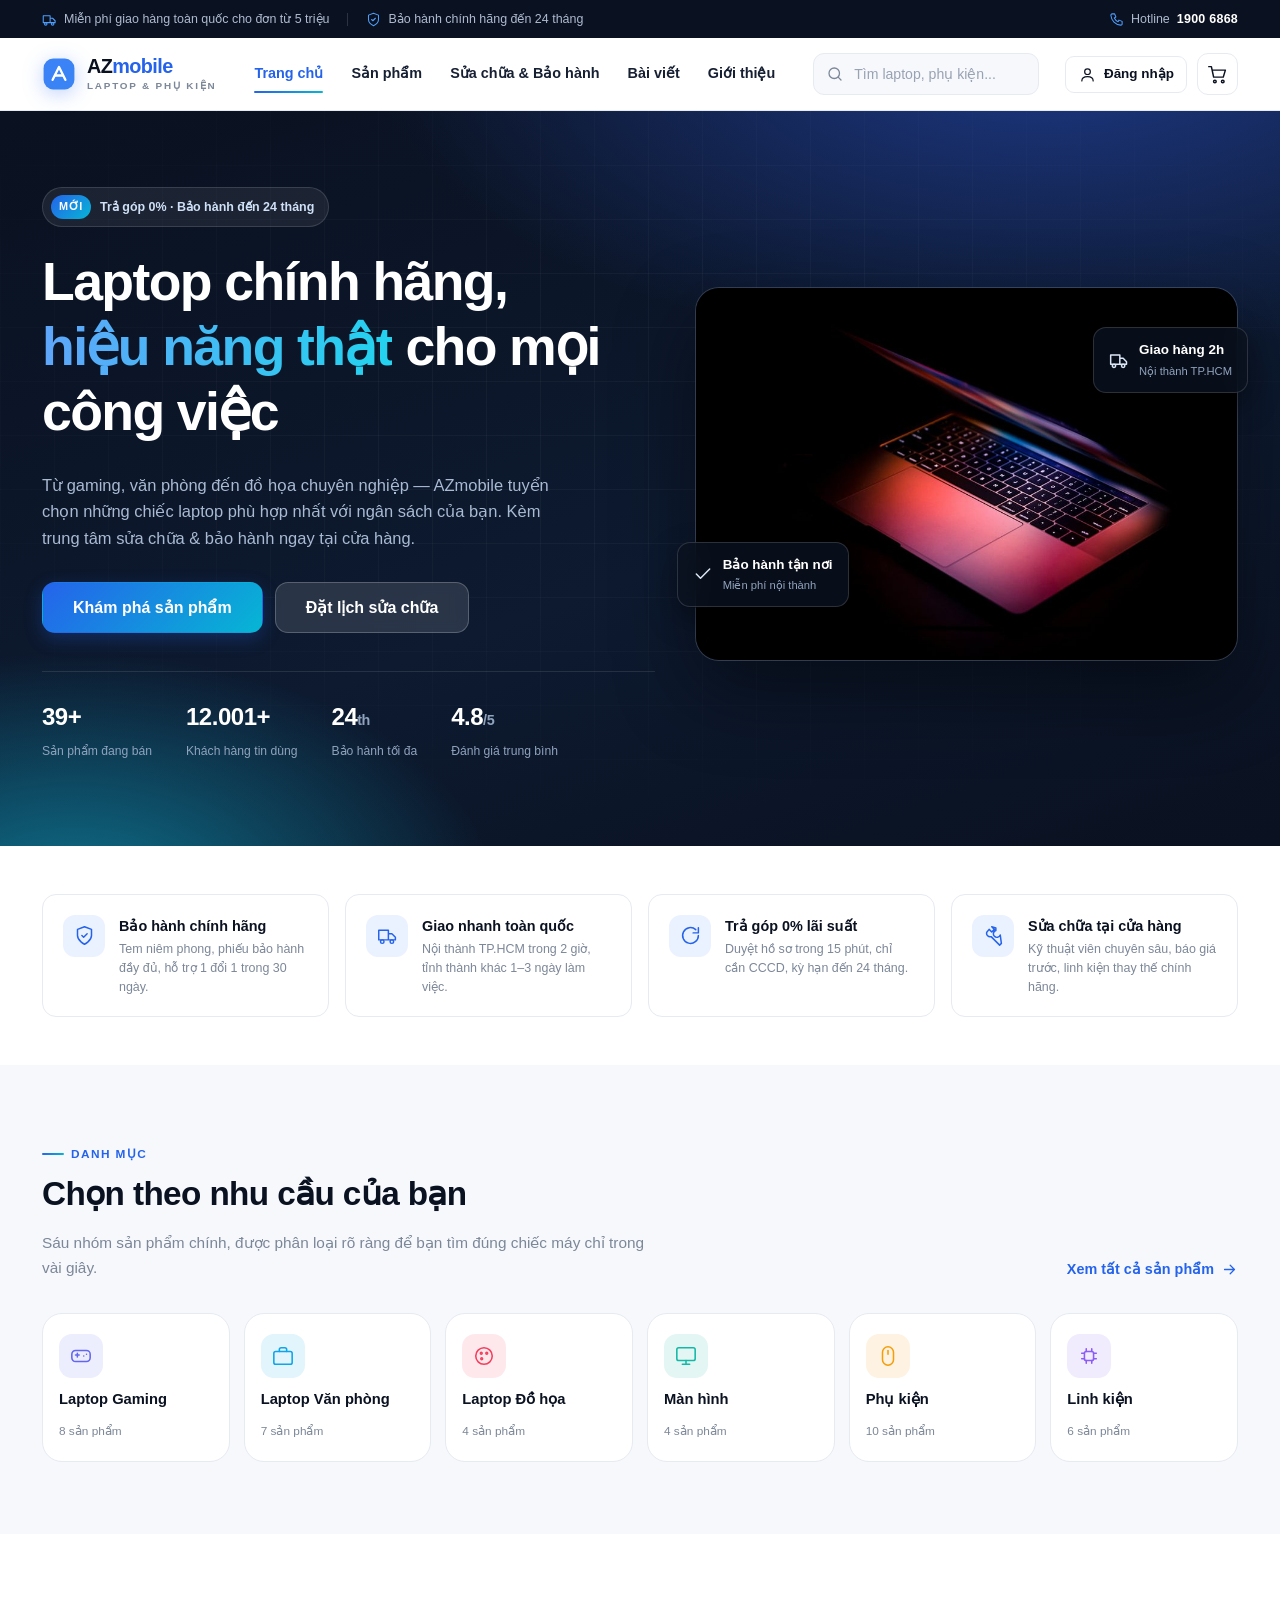
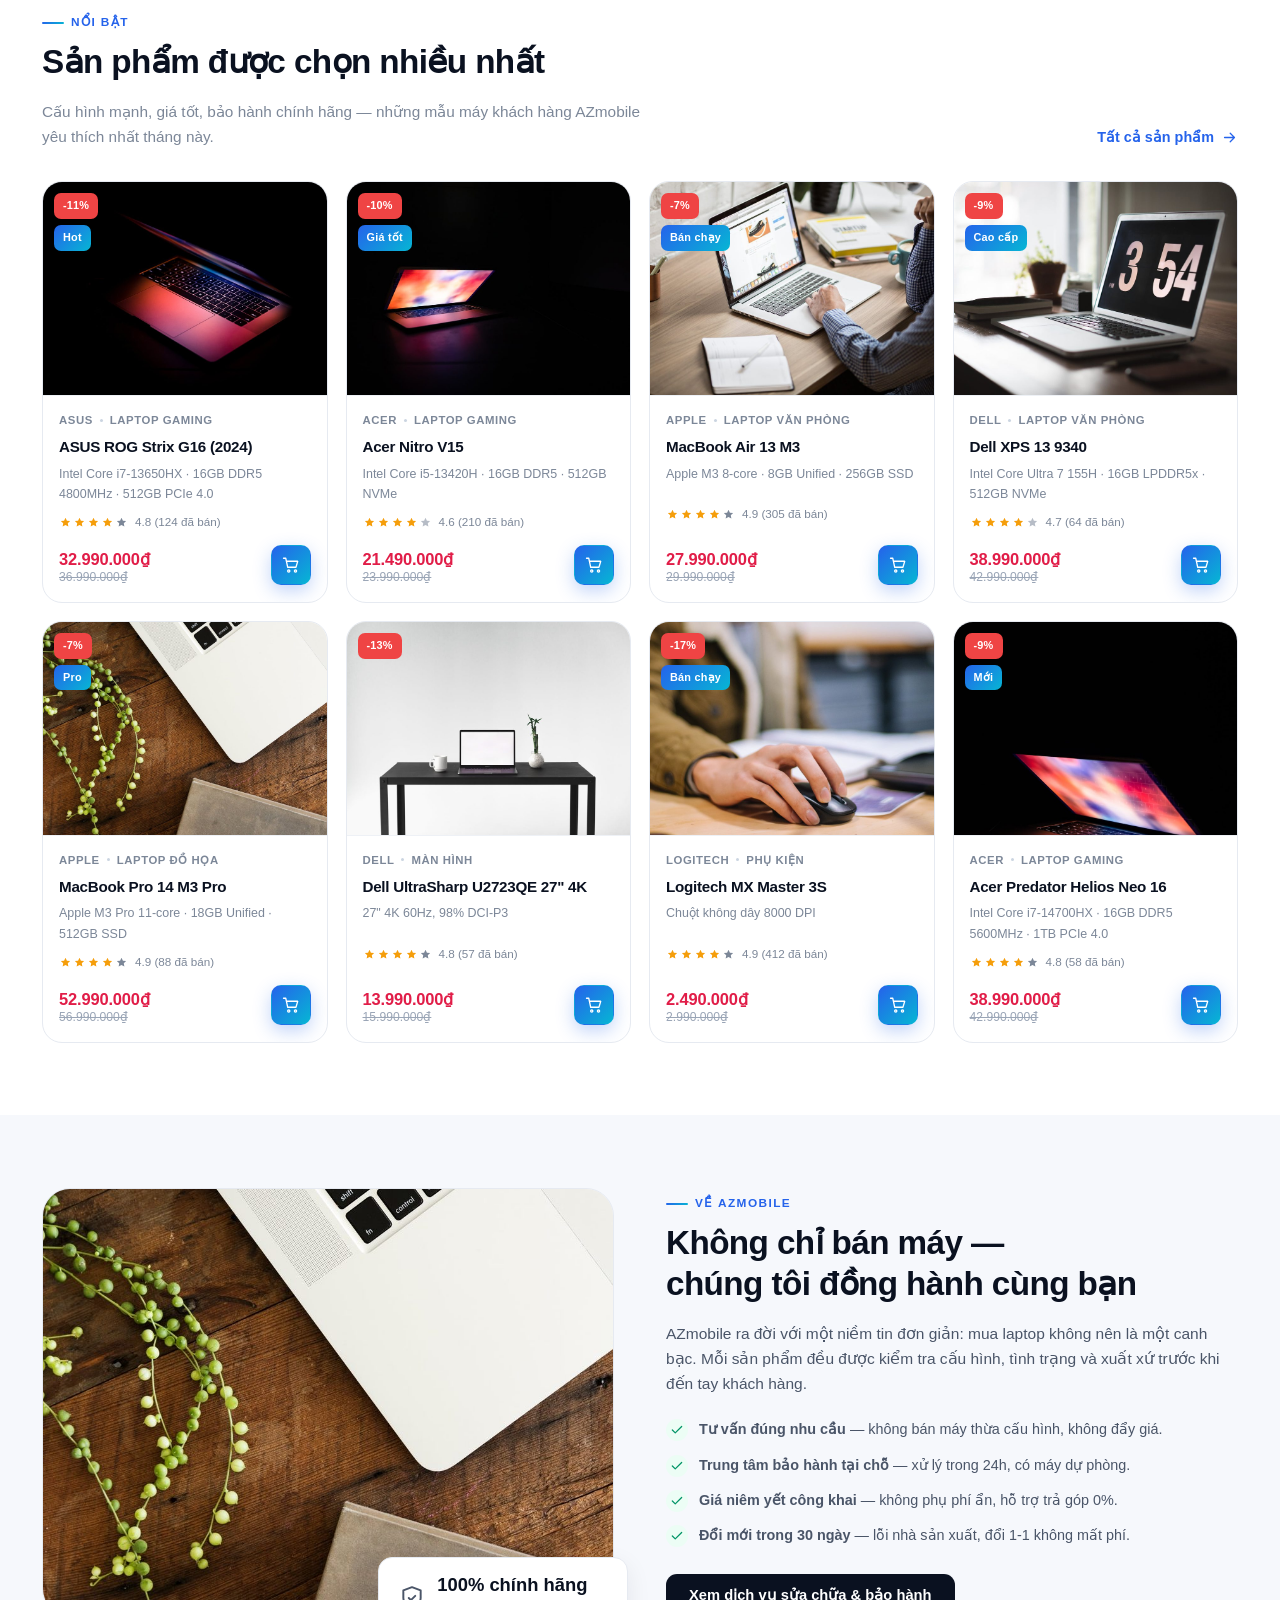
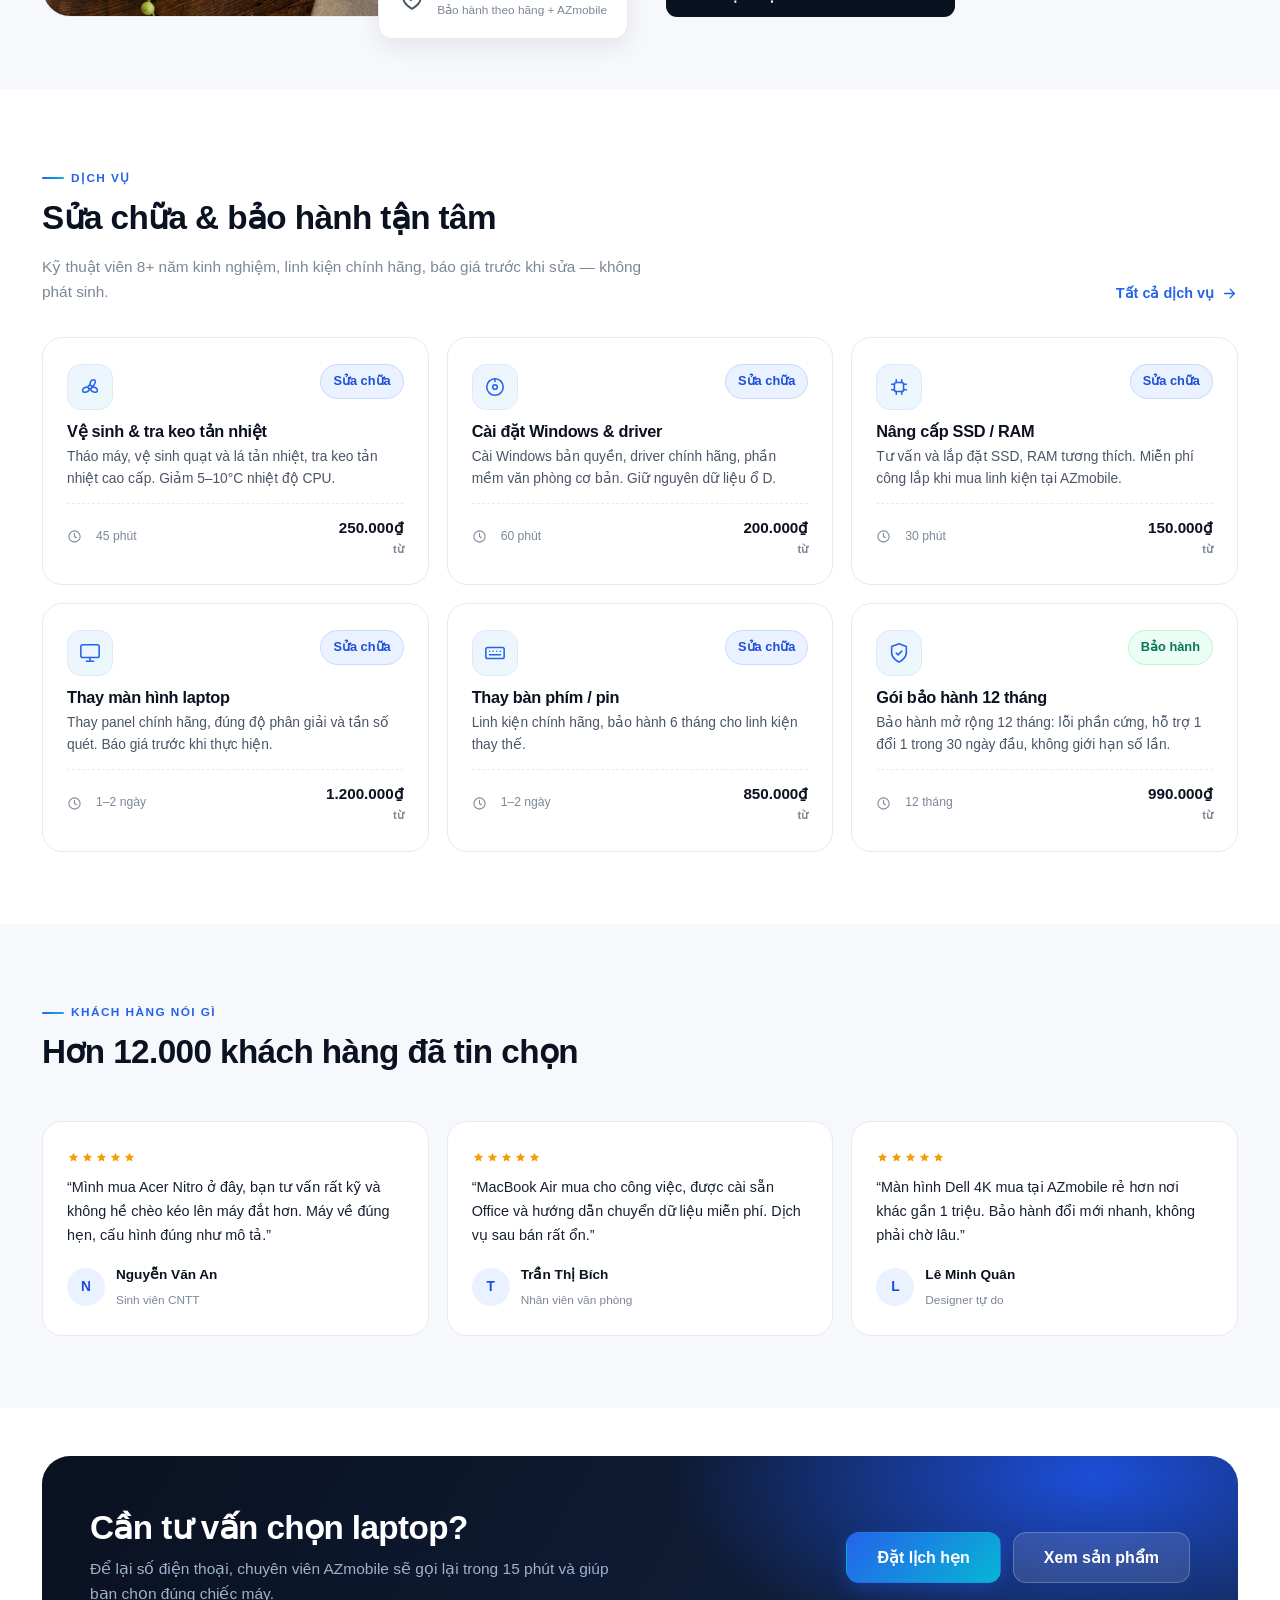
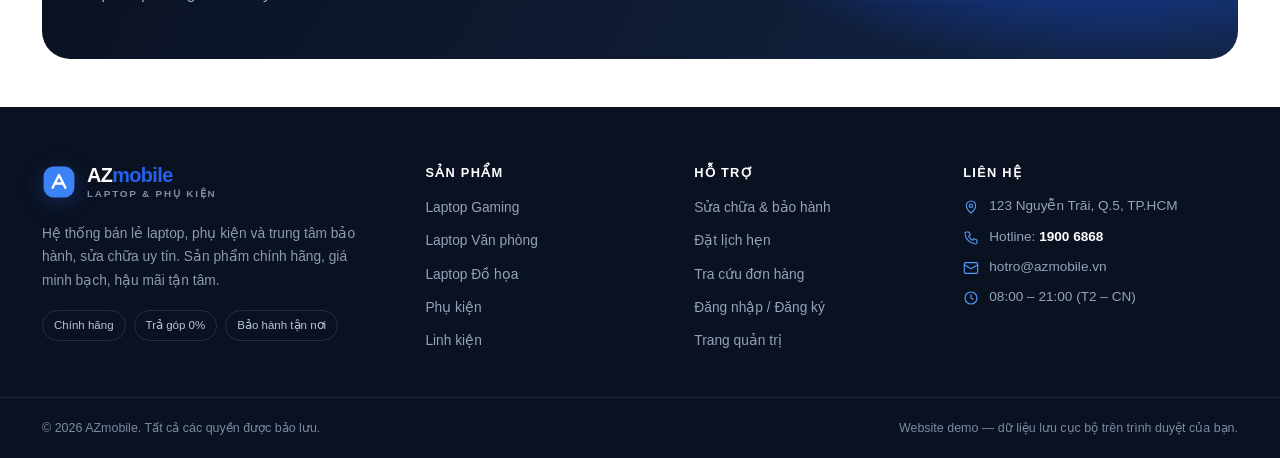
<file: index.html>
<!DOCTYPE html>
<html lang="vi">
<head>
  <meta charset="UTF-8">
  <meta name="viewport" content="width=device-width, initial-scale=1.0">
  <title>AZmobile — Laptop, phụ kiện, sửa chữa &amp; bảo hành chính hãng</title>
  <meta name="description" content="AZmobile - hệ thống bán lẻ laptop gaming, văn phòng, đồ họa và phụ kiện chính hãng. Trung tâm sửa chữa, bảo hành uy tín, giá minh bạch, trả góp 0%.">
  <meta name="theme-color" content="#0a1120">
  <link rel="icon" href="assets/img/favicon.svg" type="image/svg+xml">
  <link rel="stylesheet" href="assets/css/style.css">
</head>
<body>

<div id="site-header"></div>

<main>
  <!-- HERO -->
  <section class="hero">
    <div class="container hero__inner">
      <div class="hero__text">
        <span class="hero__pill"><b>Mới</b> Trả góp 0% · Bảo hành đến 24 tháng</span>
        <h1>Laptop chính hãng,<br><em>hiệu năng thật</em> cho mọi công việc</h1>
        <p class="hero__lead">
          Từ gaming, văn phòng đến đồ họa chuyên nghiệp — AZmobile tuyển chọn những chiếc laptop
          phù hợp nhất với ngân sách của bạn. Kèm trung tâm sửa chữa &amp; bảo hành ngay tại cửa hàng.
        </p>
        <div class="hero__cta">
          <a class="btn btn--primary btn--lg" href="shop.html">Khám phá sản phẩm</a>
          <a class="btn btn--light btn--lg" href="services.html">Đặt lịch sửa chữa</a>
        </div>
        <div class="hero__stats">
          <div class="hero__stat"><b id="stat-products">0</b><span>Sản phẩm đang bán</span></div>
          <div class="hero__stat"><b id="stat-customers">0</b><span>Khách hàng tin dùng</span></div>
          <div class="hero__stat"><b>24<span style="font-size:.9rem">th</span></b><span>Bảo hành tối đa</span></div>
          <div class="hero__stat"><b>4.8<span style="font-size:.9rem">/5</span></b><span>Đánh giá trung bình</span></div>
        </div>
      </div>
      <div class="hero__visual">
        <div class="hero__card" id="hero-art"></div>
        <div class="hero__float hero__float--a">
          <svg width="20" height="20" viewBox="0 0 24 24" fill="none" stroke="currentColor" stroke-width="1.8" stroke-linecap="round" stroke-linejoin="round"><path d="M20 6 9 17l-5-5"/></svg>
          <div><b>Bảo hành tận nơi</b><small>Miễn phí nội thành</small></div>
        </div>
        <div class="hero__float hero__float--b">
          <svg width="20" height="20" viewBox="0 0 24 24" fill="none" stroke="currentColor" stroke-width="1.8" stroke-linecap="round" stroke-linejoin="round"><path d="M2 6h11v11H2zM13 10h4l4 4v3h-8z"/><circle cx="6" cy="19" r="2"/><circle cx="17" cy="19" r="2"/></svg>
          <div><b>Giao hàng 2h</b><small>Nội thành TP.HCM</small></div>
        </div>
      </div>
    </div>
  </section>

  <!-- FEATURES -->
  <section class="section section--tight">
    <div class="container">
      <div class="feat-grid" id="feat-grid"></div>
    </div>
  </section>

  <!-- CATEGORIES -->
  <section class="section section--soft">
    <div class="container">
      <div class="section-head">
        <div class="section-head__text">
          <span class="eyebrow">Danh mục</span>
          <h2>Chọn theo nhu cầu của bạn</h2>
          <p>Sáu nhóm sản phẩm chính, được phân loại rõ ràng để bạn tìm đúng chiếc máy chỉ trong vài giây.</p>
        </div>
        <a class="section-head__link" href="shop.html">Xem tất cả sản phẩm <svg class="ico" width="17" height="17" viewBox="0 0 24 24" fill="none" stroke="currentColor" stroke-width="1.8" stroke-linecap="round" stroke-linejoin="round"><path d="M5 12h14M13 6l6 6-6 6"/></svg></a>
      </div>
      <div class="cat-grid" id="cat-grid"></div>
    </div>
  </section>

  <!-- FEATURED PRODUCTS -->
  <section class="section">
    <div class="container">
      <div class="section-head">
        <div class="section-head__text">
          <span class="eyebrow">Nổi bật</span>
          <h2>Sản phẩm được chọn nhiều nhất</h2>
          <p>Cấu hình mạnh, giá tốt, bảo hành chính hãng — những mẫu máy khách hàng AZmobile yêu thích nhất tháng này.</p>
        </div>
        <a class="section-head__link" href="shop.html">Tất cả sản phẩm <svg class="ico" width="17" height="17" viewBox="0 0 24 24" fill="none" stroke="currentColor" stroke-width="1.8" stroke-linecap="round" stroke-linejoin="round"><path d="M5 12h14M13 6l6 6-6 6"/></svg></a>
      </div>
      <div class="prod-grid" id="featured-grid"></div>
    </div>
  </section>

  <!-- ABOUT / SPLIT -->
  <section class="section section--soft" id="about">
    <div class="container split">
      <div class="split__media">
        <div id="about-art"></div>
        <div class="split__panel">
          <svg width="26" height="26" viewBox="0 0 24 24" fill="none" stroke="currentColor" stroke-width="1.8" stroke-linecap="round" stroke-linejoin="round"><path d="M12 22s8-4 8-10V5l-8-3-8 3v7c0 6 8 10 8 10Z"/><path d="M9 12l2 2 4-4"/></svg>
          <div><b>100% chính hãng</b><small>Bảo hành theo hãng + AZmobile</small></div>
        </div>
      </div>
      <div>
        <span class="eyebrow">Về AZmobile</span>
        <h2>Không chỉ bán máy —<br>chúng tôi đồng hành cùng bạn</h2>
        <p>
          AZmobile ra đời với một niềm tin đơn giản: mua laptop không nên là một canh bạc.
          Mỗi sản phẩm đều được kiểm tra cấu hình, tình trạng và xuất xứ trước khi đến tay khách hàng.
        </p>
        <ul class="checklist">
          <li><svg class="ico" width="22" height="22" viewBox="0 0 24 24" fill="none" stroke="currentColor" stroke-width="2.2" stroke-linecap="round" stroke-linejoin="round"><path d="M20 6 9 17l-5-5"/></svg><span><strong>Tư vấn đúng nhu cầu</strong> — không bán máy thừa cấu hình, không đẩy giá.</span></li>
          <li><svg class="ico" width="22" height="22" viewBox="0 0 24 24" fill="none" stroke="currentColor" stroke-width="2.2" stroke-linecap="round" stroke-linejoin="round"><path d="M20 6 9 17l-5-5"/></svg><span><strong>Trung tâm bảo hành tại chỗ</strong> — xử lý trong 24h, có máy dự phòng.</span></li>
          <li><svg class="ico" width="22" height="22" viewBox="0 0 24 24" fill="none" stroke="currentColor" stroke-width="2.2" stroke-linecap="round" stroke-linejoin="round"><path d="M20 6 9 17l-5-5"/></svg><span><strong>Giá niêm yết công khai</strong> — không phụ phí ẩn, hỗ trợ trả góp 0%.</span></li>
          <li><svg class="ico" width="22" height="22" viewBox="0 0 24 24" fill="none" stroke="currentColor" stroke-width="2.2" stroke-linecap="round" stroke-linejoin="round"><path d="M20 6 9 17l-5-5"/></svg><span><strong>Đổi mới trong 30 ngày</strong> — lỗi nhà sản xuất, đổi 1-1 không mất phí.</span></li>
        </ul>
        <a class="btn btn--dark" href="services.html">Xem dịch vụ sửa chữa &amp; bảo hành</a>
      </div>
    </div>
  </section>

  <!-- SERVICES -->
  <section class="section">
    <div class="container">
      <div class="section-head">
        <div class="section-head__text">
          <span class="eyebrow">Dịch vụ</span>
          <h2>Sửa chữa &amp; bảo hành tận tâm</h2>
          <p>Kỹ thuật viên 8+ năm kinh nghiệm, linh kiện chính hãng, báo giá trước khi sửa — không phát sinh.</p>
        </div>
        <a class="section-head__link" href="services.html">Tất cả dịch vụ <svg class="ico" width="17" height="17" viewBox="0 0 24 24" fill="none" stroke="currentColor" stroke-width="1.8" stroke-linecap="round" stroke-linejoin="round"><path d="M5 12h14M13 6l6 6-6 6"/></svg></a>
      </div>
      <div class="svc-grid" id="svc-grid"></div>
    </div>
  </section>

  <!-- TESTIMONIALS -->
  <section class="section section--soft">
    <div class="container">
      <div class="section-head">
        <div class="section-head__text">
          <span class="eyebrow">Khách hàng nói gì</span>
          <h2>Hơn 12.000 khách hàng đã tin chọn</h2>
        </div>
      </div>
      <div class="quote-grid" id="quote-grid"></div>
    </div>
  </section>

  <!-- CTA -->
  <section class="section section--tight">
    <div class="container">
      <div class="cta-band">
        <div>
          <h2>Cần tư vấn chọn laptop?</h2>
          <p>Để lại số điện thoại, chuyên viên AZmobile sẽ gọi lại trong 15 phút và giúp bạn chọn đúng chiếc máy.</p>
        </div>
        <div class="cta-band__actions">
          <a class="btn btn--primary btn--lg" href="services.html#booking">Đặt lịch hẹn</a>
          <a class="btn btn--light btn--lg" href="shop.html">Xem sản phẩm</a>
        </div>
      </div>
    </div>
  </section>
</main>

<div id="site-footer"></div>

<script src="assets/js/db.js"></script>
<script src="assets/js/seo.js"></script>
<script src="assets/js/ui.js"></script>
<script src="assets/js/home.js"></script>
</body>
</html>
</file>
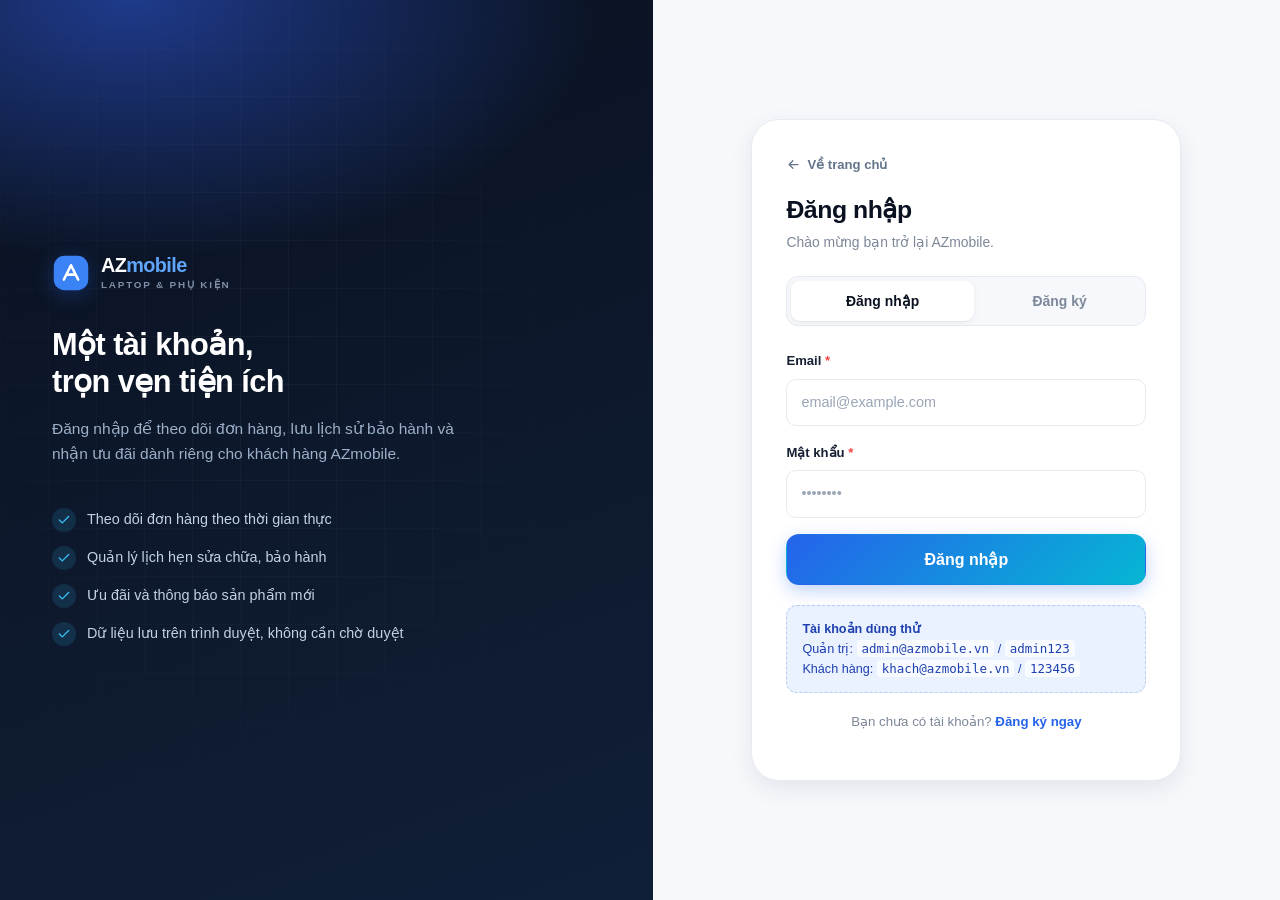
<file: account.html>
<!DOCTYPE html>
<html lang="vi">
<head>
  <meta charset="UTF-8">
  <meta name="viewport" content="width=device-width, initial-scale=1.0">
  <title>Tài khoản của tôi — AZmobile</title>
  <meta name="theme-color" content="#0a1120">
  <link rel="icon" href="assets/img/favicon.svg" type="image/svg+xml">
  <link rel="stylesheet" href="assets/css/style.css">
</head>
<body>

<div id="site-header"></div>

<main>
  <section class="page-head">
    <div class="container">
      <nav class="crumbs" aria-label="Breadcrumb">
        <a href="index.html">Trang chủ</a>
        <svg class="ico" width="14" height="14" viewBox="0 0 24 24" fill="none" stroke="currentColor" stroke-width="2" stroke-linecap="round" stroke-linejoin="round"><path d="m9 6 6 6-6 6"/></svg>
        <span>Tài khoản</span>
      </nav>
      <h1>Tài khoản của tôi</h1>
      <p>Quản lý thông tin cá nhân, đơn hàng và lịch hẹn dịch vụ.</p>
    </div>
  </section>

  <div class="container">
    <div class="acct-layout">
      <aside class="acct-side">
        <div class="acct-user">
          <div class="acct-user__ava" id="acct-ava">A</div>
          <b id="acct-name">—</b>
          <small id="acct-email">—</small>
        </div>
        <nav class="acct-menu" id="acct-menu">
          <button type="button" class="is-active" data-view="profile">
            <svg class="ico" width="17" height="17" viewBox="0 0 24 24" fill="none" stroke="currentColor" stroke-width="1.7" stroke-linecap="round" stroke-linejoin="round"><circle cx="12" cy="8" r="4"/><path d="M4 21c0-4 3.6-6 8-6s8 2 8 6"/></svg>
            Thông tin cá nhân
          </button>
          <button type="button" data-view="orders">
            <svg class="ico" width="17" height="17" viewBox="0 0 24 24" fill="none" stroke="currentColor" stroke-width="1.7" stroke-linecap="round" stroke-linejoin="round"><path d="M5 3h14v18l-3-2-2 2-2-2-2 2-3-2V3Z"/><path d="M9 8h6M9 12h6"/></svg>
            Đơn hàng của tôi
          </button>
          <button type="button" data-view="bookings">
            <svg class="ico" width="17" height="17" viewBox="0 0 24 24" fill="none" stroke="currentColor" stroke-width="1.7" stroke-linecap="round" stroke-linejoin="round"><path d="M14.7 6.3a4 4 0 1 0 5 5L21 21l-2 2-9.7-9.7a4 4 0 0 1-5-5L7 5l3 3 3-3-3-3 4.7 1.3Z"/></svg>
            Lịch hẹn dịch vụ
          </button>
          <button type="button" id="acct-logout">
            <svg class="ico" width="17" height="17" viewBox="0 0 24 24" fill="none" stroke="currentColor" stroke-width="1.7" stroke-linecap="round" stroke-linejoin="round"><path d="M9 21H5a2 2 0 0 1-2-2V5a2 2 0 0 1 2-2h4"/><path d="m16 17 5-5-5-5M21 12H9"/></svg>
            Đăng xuất
          </button>
        </nav>
        <a class="btn btn--ghost btn--block" href="admin.html" id="admin-link" style="margin-top:12px;display:none">
          Vào trang quản trị
        </a>
      </aside>

      <div id="acct-content"></div>
    </div>
  </div>
</main>

<div id="site-footer"></div>

<script src="assets/js/db.js"></script>
<script src="assets/js/seo.js"></script>
<script src="assets/js/ui.js"></script>
<script src="assets/js/newsletter-config.js"></script>
<script src="assets/js/newsletter.js"></script>
<script src="assets/js/account.js"></script>
</body>
</html>
</file>
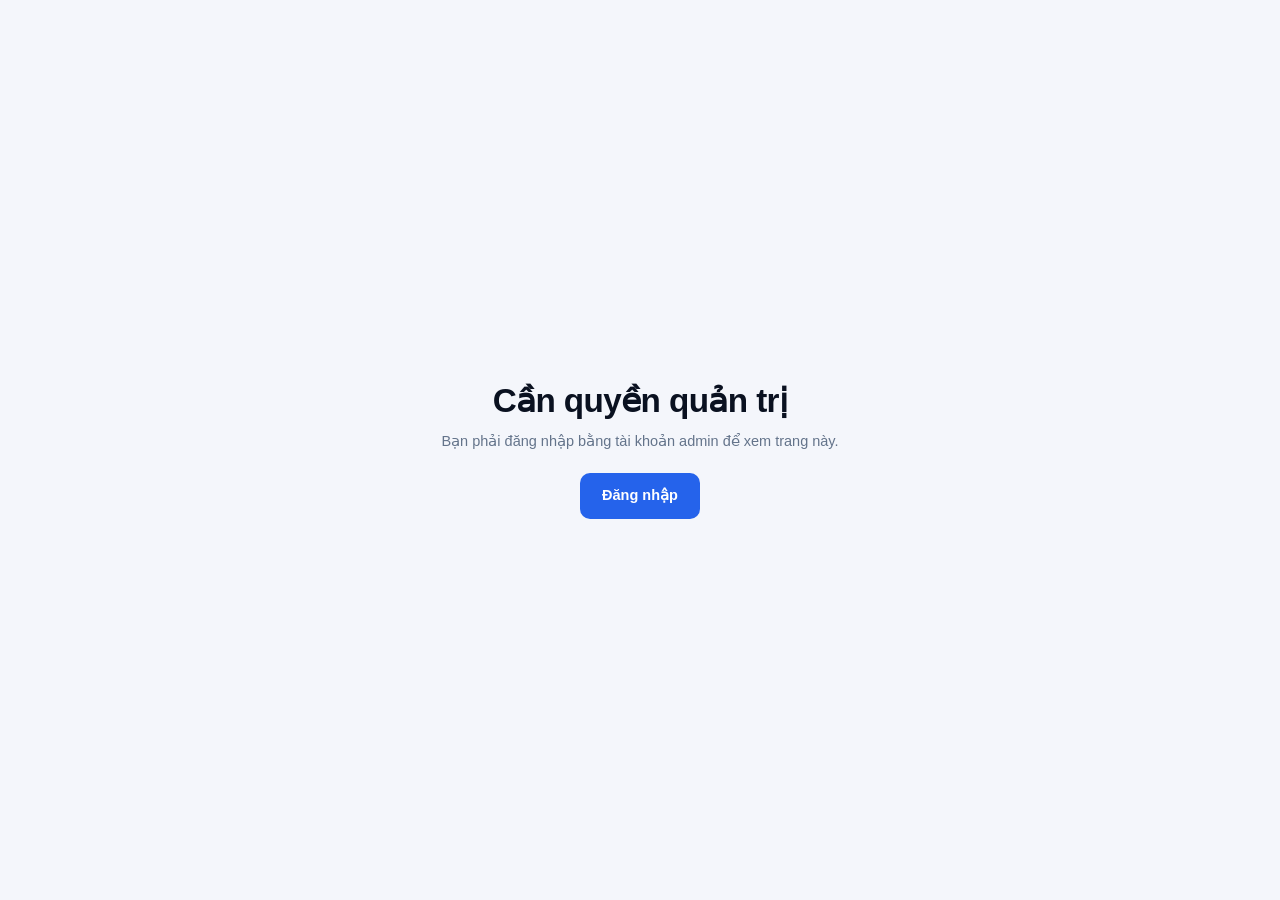
<file: admin.html>
<!DOCTYPE html>
<html lang="vi">
<head>
  <meta charset="UTF-8">
  <meta name="viewport" content="width=device-width, initial-scale=1.0">
  <title>Quản trị — AZmobile</title>
  <meta name="robots" content="noindex, nofollow">
  <meta name="theme-color" content="#0a1120">
  <link rel="icon" href="assets/img/favicon.svg" type="image/svg+xml">
  <link rel="stylesheet" href="assets/css/style.css">
  <link rel="stylesheet" href="assets/css/admin.css">
</head>
<body class="admin-body">

<div class="ad">
  <!-- SIDEBAR -->
  <aside class="ad__side" id="ad-side">
    <div class="ad__brand">
      <span class="brand__mark" aria-hidden="true">
        <svg viewBox="0 0 32 32" width="32" height="32" fill="none">
          <rect x="1.5" y="1.5" width="29" height="29" rx="9" fill="url(#bmg3)"/>
          <path d="M10 21.5 16 9.5l6 12" stroke="#fff" stroke-width="2.2" stroke-linecap="round" stroke-linejoin="round"/>
          <path d="M12.6 17.4h6.8" stroke="#fff" stroke-width="2.2" stroke-linecap="round"/>
          <defs><linearGradient id="bmg3" x1="0" y1="0" x2="32" y2="32"><stop stop-color="#3b82f6"/><stop offset="1" stop-color="#06b6d4"/></linearGradient></defs>
        </svg>
      </span>
      <span class="brand__text"><strong>AZ<span>mobile</span></strong><small>Admin Panel</small></span>
    </div>

    <div class="ad__navlabel">Tổng quan</div>
    <nav class="ad__nav">
      <button type="button" data-view="dashboard" class="is-active">
        <svg class="ico" width="18" height="18" viewBox="0 0 24 24" fill="none" stroke="currentColor" stroke-width="1.7" stroke-linecap="round" stroke-linejoin="round"><path d="M3 3v18h18"/><path d="M7 15l4-5 3 3 5-7"/></svg>
        Bảng điều khiển
      </button>
    </nav>

    <div class="ad__navlabel">Bán hàng</div>
    <nav class="ad__nav">
      <button type="button" data-view="orders">
        <svg class="ico" width="18" height="18" viewBox="0 0 24 24" fill="none" stroke="currentColor" stroke-width="1.7" stroke-linecap="round" stroke-linejoin="round"><path d="M5 3h14v18l-3-2-2 2-2-2-2 2-3-2V3Z"/><path d="M9 8h6M9 12h6"/></svg>
        Đơn hàng <span class="badge-n" id="nav-orders">0</span>
      </button>
      <button type="button" data-view="products">
        <svg class="ico" width="18" height="18" viewBox="0 0 24 24" fill="none" stroke="currentColor" stroke-width="1.7" stroke-linecap="round" stroke-linejoin="round"><rect x="3" y="4" width="18" height="12" rx="2"/><path d="M2 20h20"/></svg>
        Sản phẩm <span class="badge-n" id="nav-products">0</span>
      </button>
      <button type="button" data-view="categories">
        <svg class="ico" width="18" height="18" viewBox="0 0 24 24" fill="none" stroke="currentColor" stroke-width="1.7" stroke-linecap="round" stroke-linejoin="round"><path d="M20 12 12 20l-9-9V3h8l9 9Z"/><circle cx="7.5" cy="7.5" r="1.2"/></svg>
        Danh mục <span class="badge-n" id="nav-cats">0</span>
      </button>
      <button type="button" data-view="services">
        <svg class="ico" width="18" height="18" viewBox="0 0 24 24" fill="none" stroke="currentColor" stroke-width="1.7" stroke-linecap="round" stroke-linejoin="round"><path d="M14.7 6.3a4 4 0 1 0 5 5L21 21l-2 2-9.7-9.7a4 4 0 0 1-5-5L7 5l3 3 3-3-3-3 4.7 1.3Z"/></svg>
        Dịch vụ
      </button>
      <button type="button" data-view="bookings">
        <svg class="ico" width="18" height="18" viewBox="0 0 24 24" fill="none" stroke="currentColor" stroke-width="1.7" stroke-linecap="round" stroke-linejoin="round"><circle cx="12" cy="12" r="9"/><path d="M12 7v5l3 2"/></svg>
        Lịch hẹn <span class="badge-n" id="nav-bookings">0</span>
      </button>
    </nav>

    <div class="ad__navlabel">Nội dung &amp; SEO</div>
    <nav class="ad__nav">
      <button type="button" data-view="posts">
        <svg class="ico" width="18" height="18" viewBox="0 0 24 24" fill="none" stroke="currentColor" stroke-width="1.7" stroke-linecap="round" stroke-linejoin="round"><path d="M4 4h16v16H4z"/><path d="M8 9h8M8 13h8M8 17h5"/></svg>
        Bài viết <span class="badge-n" id="nav-posts">0</span>
      </button>
      <button type="button" data-view="seo">
        <svg class="ico" width="18" height="18" viewBox="0 0 24 24" fill="none" stroke="currentColor" stroke-width="1.7" stroke-linecap="round" stroke-linejoin="round"><circle cx="11" cy="11" r="7"/><path d="m20 20-3.5-3.5"/><path d="M11 8v6M8 11h6"/></svg>
        Tối ưu SEO
      </button>
      <button type="button" data-view="facebook">
        <svg class="ico" width="18" height="18" viewBox="0 0 24 24" fill="none" stroke="currentColor" stroke-width="1.7" stroke-linecap="round" stroke-linejoin="round"><path d="M15 3h-3a4 4 0 0 0-4 4v3H5v4h3v7h4v-7h3l1-4h-4V7a1 1 0 0 1 1-1h3V3Z"/></svg>
        Facebook
      </button>
    </nav>

    <div class="ad__navlabel">Hệ thống</div>
    <nav class="ad__nav">
      <button type="button" data-view="customers">
        <svg class="ico" width="18" height="18" viewBox="0 0 24 24" fill="none" stroke="currentColor" stroke-width="1.7" stroke-linecap="round" stroke-linejoin="round"><circle cx="9" cy="8" r="3.5"/><path d="M2 20c0-3.5 3.1-5.5 7-5.5s7 2 7 5.5"/><path d="M17 5.2A3.5 3.5 0 0 1 17 12M18 20c0-2.2-.7-3.8-2-4.8"/></svg>
        Khách hàng <span class="badge-n" id="nav-users">0</span>
      </button>
      <button type="button" data-view="settings">
        <svg class="ico" width="18" height="18" viewBox="0 0 24 24" fill="none" stroke="currentColor" stroke-width="1.7" stroke-linecap="round" stroke-linejoin="round"><circle cx="12" cy="12" r="3"/><path d="M19.4 15a1.7 1.7 0 0 0 .3 1.9l.1.1a2 2 0 1 1-2.8 2.8l-.1-.1a1.7 1.7 0 0 0-2.9 1.2 2 2 0 1 1-4 0 1.7 1.7 0 0 0-2.9-1.2l-.1.1a2 2 0 1 1-2.8-2.8l.1-.1A1.7 1.7 0 0 0 3 15a2 2 0 1 1 0-4 1.7 1.7 0 0 0 1.5-2.8l-.1-.1a2 2 0 1 1 2.8-2.8l.1.1A1.7 1.7 0 0 0 10 4a2 2 0 1 1 4 0 1.7 1.7 0 0 0 2.9 1.2l.1-.1a2 2 0 1 1 2.8 2.8l-.1.1A1.7 1.7 0 0 0 21 11a2 2 0 1 1 0 4Z"/></svg>
        Cài đặt
      </button>
    </nav>

    <div class="ad__sidefoot">
      <div class="ad__user">
        <span class="ad__user__ava" id="ad-ava">A</span>
        <div class="ad__user__meta">
          <b id="ad-uname">Quản trị viên</b>
          <small id="ad-uemail">admin@azmobile.vn</small>
        </div>
        <button type="button" id="ad-logout" title="Đăng xuất">
          <svg class="ico" width="15" height="15" viewBox="0 0 24 24" fill="none" stroke="currentColor" stroke-width="1.9" stroke-linecap="round" stroke-linejoin="round"><path d="M9 21H5a2 2 0 0 1-2-2V5a2 2 0 0 1 2-2h4"/><path d="m16 17 5-5-5-5M21 12H9"/></svg>
        </button>
      </div>
    </div>
  </aside>

  <!-- MAIN -->
  <div class="ad__main">
    <header class="ad__top">
      <button class="icon-btn ad__menu-btn" type="button" id="ad-menu">
        <svg class="ico" width="19" height="19" viewBox="0 0 24 24" fill="none" stroke="currentColor" stroke-width="1.9" stroke-linecap="round"><path d="M3 6h18M3 12h18M3 18h18"/></svg>
      </button>
      <div class="ad__title">
        <h1 id="ad-title">Bảng điều khiển</h1>
        <p id="ad-sub">Tổng quan hoạt động kinh doanh của AZmobile</p>
      </div>
      <div class="ad__top__actions">
        <div class="ad__search">
          <svg class="ico" width="15" height="15" viewBox="0 0 24 24" fill="none" stroke="currentColor" stroke-width="2" stroke-linecap="round"><circle cx="11" cy="11" r="7"/><path d="m20 20-3.5-3.5"/></svg>
          <input type="search" id="ad-search" placeholder="Tìm sản phẩm, đơn hàng...">
        </div>
        <a class="btn btn--ghost btn--sm" href="index.html" target="_blank" rel="noopener">
          <svg class="ico" width="15" height="15" viewBox="0 0 24 24" fill="none" stroke="currentColor" stroke-width="1.8" stroke-linecap="round" stroke-linejoin="round"><path d="M2 12s3.5-7 10-7 10 7 10 7-3.5 7-10 7-10-7-10-7Z"/><circle cx="12" cy="12" r="3"/></svg>
          Xem website
        </a>
      </div>
    </header>

    <div class="ad__content">
      <!-- DASHBOARD -->
      <section class="ad__view is-active" id="view-dashboard">
        <div class="kpis" id="kpis"></div>
        <div class="ad-grid">
          <div class="card">
            <div class="card__head">
              <div><h3>Doanh thu 6 tháng gần nhất</h3><small id="chart-sub">Đơn không tính đã huỷ</small></div>
              <div class="card__head__right"><span class="chip chip--ok" id="chart-total">—</span></div>
            </div>
            <div class="card__body"><div class="chart" id="chart"></div></div>
          </div>
          <div class="card">
            <div class="card__head"><h3>Danh mục theo tồn kho</h3></div>
            <div class="card__body"><div class="catbars" id="catbars"></div></div>
          </div>
        </div>

        <div class="ad-grid">
          <div class="card">
            <div class="card__head">
              <div><h3>Đơn hàng gần đây</h3></div>
              <div class="card__head__right"><button class="btn btn--ghost btn--sm" type="button" data-goto="orders">Xem tất cả</button></div>
            </div>
            <div class="card__body card__body--flush"><div class="table-wrap" id="recent-orders"></div></div>
          </div>
          <div class="card">
            <div class="card__head"><h3>Sản phẩm bán chạy</h3></div>
            <div class="card__body"><div class="catbars" id="top-products"></div></div>
          </div>
        </div>

        <div class="card">
          <div class="card__head">
            <div><h3>Cảnh báo tồn kho</h3><small>Sản phẩm còn từ 5 chiếc trở xuống</small></div>
          </div>
          <div class="card__body card__body--flush"><div class="table-wrap" id="low-stock"></div></div>
        </div>
      </section>

      <!-- PRODUCTS -->
      <section class="ad__view" id="view-products">
        <div class="toolbar">
          <input class="input" type="search" id="p-search" placeholder="Tìm theo tên, thương hiệu..." style="min-width:240px">
          <select class="select" id="p-cat"></select>
          <div class="toolbar__right">
            <button class="btn btn--primary btn--sm" type="button" id="p-add">
              <svg class="ico" width="15" height="15" viewBox="0 0 24 24" fill="none" stroke="currentColor" stroke-width="2.2" stroke-linecap="round"><path d="M12 5v14M5 12h14"/></svg>
              Thêm sản phẩm
            </button>
          </div>
        </div>
        <div class="card"><div class="table-wrap" id="products-table"></div></div>
      </section>

      <!-- CATEGORIES -->
      <section class="ad__view" id="view-categories">
        <div class="hint-box">
          <svg class="ico" width="16" height="16" viewBox="0 0 24 24" fill="none" stroke="currentColor" stroke-width="2" stroke-linecap="round"><circle cx="12" cy="12" r="9"/><path d="M12 8h.01M11 12h1v4h1"/></svg>
          <span>Danh mục đang chứa sản phẩm sẽ không thể xoá. Hãy chuyển hoặc xoá sản phẩm trước.</span>
        </div>
        <div class="toolbar">
          <div class="toolbar__right">
            <button class="btn btn--primary btn--sm" type="button" id="c-add">
              <svg class="ico" width="15" height="15" viewBox="0 0 24 24" fill="none" stroke="currentColor" stroke-width="2.2" stroke-linecap="round"><path d="M12 5v14M5 12h14"/></svg>
              Thêm danh mục
            </button>
          </div>
        </div>
        <div class="ad-grid ad-grid--3">
          <div class="card"><div class="card__head"><h3>Danh sách danh mục</h3></div>
            <div class="card__body"><div class="cat-list" id="cat-list"></div></div></div>
          <div class="card"><div class="card__head"><h3>Phân bổ sản phẩm</h3></div>
            <div class="card__body"><div class="catbars" id="cat-share"></div></div></div>
          <div class="card"><div class="card__head"><h3>Thống kê nhanh</h3></div>
            <div class="card__body"><div class="stat-mini" id="cat-stats"></div></div></div>
        </div>
      </section>

      <!-- ORDERS -->
      <section class="ad__view" id="view-orders">
        <div class="toolbar">
          <input class="input" type="search" id="o-search" placeholder="Tìm mã đơn, khách hàng, SĐT..." style="min-width:260px">
          <select class="select" id="o-status">
            <option value="">Tất cả trạng thái</option>
            <option value="pending">Chờ xác nhận</option>
            <option value="confirmed">Đã xác nhận</option>
            <option value="shipping">Đang giao</option>
            <option value="completed">Hoàn thành</option>
            <option value="cancelled">Đã huỷ</option>
          </select>
          <div class="toolbar__right"><span class="chip" id="o-count">0 đơn</span></div>
        </div>
        <div class="card"><div class="table-wrap" id="orders-table"></div></div>
      </section>

      <!-- SERVICES -->
      <section class="ad__view" id="view-services">
        <div class="toolbar">
          <div class="toolbar__right">
            <button class="btn btn--primary btn--sm" type="button" id="s-add">
              <svg class="ico" width="15" height="15" viewBox="0 0 24 24" fill="none" stroke="currentColor" stroke-width="2.2" stroke-linecap="round"><path d="M12 5v14M5 12h14"/></svg>
              Thêm dịch vụ
            </button>
          </div>
        </div>
        <div class="card"><div class="table-wrap" id="services-table"></div></div>
      </section>

      <!-- BOOKINGS -->
      <section class="ad__view" id="view-bookings">
        <div class="toolbar">
          <select class="select" id="b-status">
            <option value="">Tất cả trạng thái</option>
            <option value="pending">Chờ xác nhận</option>
            <option value="confirmed">Đã xác nhận</option>
            <option value="done">Đã hoàn thành</option>
            <option value="cancelled">Đã huỷ</option>
          </select>
          <div class="toolbar__right"><span class="chip" id="b-count">0 lịch hẹn</span></div>
        </div>
        <div class="card"><div class="table-wrap" id="bookings-table"></div></div>
      </section>

      <!-- CUSTOMERS -->
      <section class="ad__view" id="view-customers">
        <div class="toolbar">
          <input class="input" type="search" id="u-search" placeholder="Tìm theo tên hoặc email..." style="min-width:240px">
          <div class="toolbar__right"><span class="chip" id="u-count">0 tài khoản</span></div>
        </div>
        <div class="card"><div class="table-wrap" id="users-table"></div></div>
      </section>

      <!-- POSTS -->
      <section class="ad__view" id="view-posts">
        <div class="toolbar">
          <input class="input" type="search" id="ps-search" placeholder="Tìm theo tiêu đề hoặc slug..." style="min-width:240px">
          <select class="select" id="ps-status">
            <option value="">Tất cả trạng thái</option>
            <option value="published">Đã đăng</option>
            <option value="draft">Bản nháp</option>
          </select>
          <div class="toolbar__right">
            <button class="btn btn--primary btn--sm" type="button" id="ps-add">
              <svg class="ico" width="15" height="15" viewBox="0 0 24 24" fill="none" stroke="currentColor" stroke-width="2.2" stroke-linecap="round"><path d="M12 5v14M5 12h14"/></svg>
              Viết bài mới
            </button>
          </div>
        </div>
        <div class="card"><div class="table-wrap" id="posts-table"></div></div>
      </section>

      <!-- SEO HỆ THỐNG -->
      <section class="ad__view" id="view-seo">
        <div class="ad-grid">
          <div class="card">
            <div class="card__head"><h3>SEO toàn hệ thống</h3></div>
            <div class="card__body">
              <form id="seo-form" novalidate>
                <div class="field"><label for="seo-base">Tên miền website</label>
                  <input class="input" id="seo-base" placeholder="https://toiecdn.id.vn">
                  <span class="field__hint">Dùng để tạo URL tuyệt đối cho <code>canonical</code> và Open Graph.</span></div>

                <div class="field"><label for="seo-tpl">Mẫu tiêu đề</label>
                  <input class="input" id="seo-tpl" placeholder="{page} | {site}">
                  <span class="field__hint"><code>{page}</code> = tiêu đề trang · <code>{site}</code> = tên website</span></div>

                <div class="field"><label for="seo-title">Tiêu đề mặc định</label>
                  <input class="input" id="seo-title">
                  <span class="field__hint" id="seo-title-len">0/60 ký tự</span></div>

                <div class="field"><label for="seo-desc">Mô tả mặc định</label>
                  <textarea class="textarea" id="seo-desc" rows="3"></textarea>
                  <span class="field__hint" id="seo-desc-len">0/160 ký tự</span></div>

                <div class="field"><label for="seo-key">Từ khoá mặc định</label>
                  <input class="input" id="seo-key" placeholder="laptop, laptop gaming, ..."></div>

                <div class="form-row">
                  <div class="field"><label for="seo-img">Ảnh chia sẻ mặc định</label>
                    <input class="input" id="seo-img" placeholder="assets/img/products/p_rog.jpg"></div>
                  <div class="field"><label for="seo-robots">Robots mặc định</label>
                    <select class="select" id="seo-robots">
                      <option value="index,follow">index, follow (cho phép)</option>
                      <option value="noindex,nofollow">noindex, nofollow (chặn)</option>
                    </select></div>
                </div>

                <div class="field"><label for="seo-tw">Twitter / X handle</label>
                  <input class="input" id="seo-tw" placeholder="@azmobile"></div>

                <label class="check"><input type="checkbox" id="seo-sm-products">
                  <span>Đưa <b>sản phẩm</b> vào <code>sitemap.xml</code></span></label>
                <label class="check"><input type="checkbox" id="seo-sm-posts">
                  <span>Đưa <b>bài viết</b> vào <code>sitemap.xml</code></span></label>

                <button class="btn btn--primary" type="submit" style="margin-top:14px">Lưu cấu hình SEO</button>
              </form>
            </div>
          </div>

          <div>
            <div class="card">
              <div class="card__head"><h3>Xem trước trên Google</h3></div>
              <div class="card__body"><div class="serp" id="seo-preview"></div></div>
            </div>

            <div class="card" style="margin-top:18px">
              <div class="card__head"><h3>Tình trạng tối ưu</h3></div>
              <div class="card__body"><div class="seo-audit" id="seo-audit"></div></div>
            </div>

            <div class="card" style="margin-top:18px">
              <div class="card__head"><h3>robots.txt &amp; sitemap.xml</h3></div>
              <div class="card__body">
                <div class="hint-box">
                  <svg class="ico" width="16" height="16" viewBox="0 0 24 24" fill="none" stroke="currentColor" stroke-width="2" stroke-linecap="round"><circle cx="12" cy="12" r="9"/><path d="M12 8h.01M11 12h1v4h1"/></svg>
                  <span>Website đã có sẵn <code>robots.txt</code> và <code>sitemap.xml</code> ở <b>thư mục gốc</b>. Khi thêm/sửa sản phẩm hoặc bài viết, bấm tải về rồi ghi đè hai tệp đó trên GitHub để Google đọc được danh sách mới.</span>
                </div>
                <div class="code-box" id="seo-files"></div>
                <div style="display:flex;gap:9px;flex-wrap:wrap;margin-top:12px">
                  <button class="btn btn--ghost btn--sm" type="button" id="seo-dl-sitemap">Tải sitemap.xml</button>
                  <button class="btn btn--ghost btn--sm" type="button" id="seo-dl-robots">Tải robots.txt</button>
                </div>
              </div>
            </div>
          </div>
        </div>
      </section>

      <!-- FACEBOOK -->
      <section class="ad__view" id="view-facebook">
        <div class="ad-grid">
          <div class="card">
            <div class="card__head"><h3>Cấu hình Facebook</h3></div>
            <div class="card__body">
              <form id="fb-form" novalidate>
                <div class="field"><label for="fb-page">Fanpage URL</label>
                  <input class="input" id="fb-page" placeholder="https://www.facebook.com/azmobile"></div>

                <div class="form-row">
                  <div class="field"><label for="fb-app">App ID</label>
                    <input class="input" id="fb-app" placeholder="1234567890"></div>
                  <div class="field"><label for="fb-pixel">Pixel ID</label>
                    <input class="input" id="fb-pixel" placeholder="9876543210"></div>
                </div>

                <div class="field"><label for="fb-msg">Link Messenger</label>
                  <input class="input" id="fb-msg" placeholder="https://m.me/azmobile"></div>

                <div class="field"><label for="fb-verify">Mã xác minh tên miền</label>
                  <input class="input" id="fb-verify" placeholder="Mã trong thẻ meta facebook-domain-verification">
                  <span class="field__hint">Lấy ở Facebook Business Manager → Brand safety → Domains.</span></div>

                <div class="form-row">
                  <div class="field"><label for="fb-ogtype">og:type</label>
                    <select class="select" id="fb-ogtype">
                      <option value="website">website</option>
                      <option value="article">article</option>
                      <option value="product">product</option>
                    </select></div>
                  <div class="field"><label for="fb-locale">og:locale</label>
                    <select class="select" id="fb-locale">
                      <option value="vi_VN">vi_VN</option>
                      <option value="en_US">en_US</option>
                    </select></div>
                </div>

                <label class="check"><input type="checkbox" id="fb-pixel-on">
                  <span>Bật <b>Facebook Pixel</b> trên toàn website</span></label>

                <button class="btn btn--primary" type="submit" style="margin-top:14px">Lưu cấu hình Facebook</button>
              </form>
            </div>
          </div>

          <div>
            <div class="card">
              <div class="card__head"><h3>Trạng thái tích hợp</h3></div>
              <div class="card__body"><div class="fb-status" id="fb-status"></div></div>
            </div>
            <div class="card" style="margin-top:18px">
              <div class="card__head"><h3>Thẻ Open Graph đang phát ra</h3></div>
              <div class="card__body"><div class="code-box" id="fb-og"></div></div>
            </div>
          </div>
        </div>
      </section>

      <!-- SETTINGS -->
      <section class="ad__view" id="view-settings">
        <div class="ad-grid">
          <div class="card">
            <div class="card__head"><h3>Thông tin cửa hàng</h3></div>
            <div class="card__body">
              <form id="settings-form" novalidate>
                <div class="field"><label for="st-name">Tên website</label><input class="input" id="st-name"></div>
                <div class="form-row">
                  <div class="field"><label for="st-hotline">Hotline</label><input class="input" id="st-hotline"></div>
                  <div class="field"><label for="st-email">Email</label><input class="input" id="st-email" type="email"></div>
                </div>
                <div class="field"><label for="st-address">Địa chỉ</label><input class="input" id="st-address"></div>
                <div class="field"><label for="st-hours">Giờ mở cửa</label><input class="input" id="st-hours"></div>
                <button class="btn btn--primary" type="submit">Lưu cài đặt</button>
              </form>
            </div>
          </div>
          <div class="card">
            <div class="card__head"><h3>Dữ liệu hệ thống</h3></div>
            <div class="card__body">
              <div class="hint-box" style="background:#fffbeb;border-color:#fde68a;color:#92400e">
                <svg class="ico" width="16" height="16" viewBox="0 0 24 24" fill="none" stroke="currentColor" stroke-width="2" stroke-linecap="round"><path d="M12 9v4M12 17h.01"/><path d="M10.3 3.9 2 18a2 2 0 0 0 1.7 3h16.6a2 2 0 0 0 1.7-3L13.7 3.9a2 2 0 0 0-3.4 0Z"/></svg>
                <span>Toàn bộ dữ liệu được lưu trong <b>localStorage</b> của trình duyệt. Xoá dữ liệu website sẽ mất toàn bộ sản phẩm, đơn hàng và tài khoản đã tạo.</span>
              </div>
              <div class="stat-mini" id="data-stats" style="margin-bottom:16px"></div>
              <div style="display:flex;gap:9px;flex-wrap:wrap">
                <button class="btn btn--ghost btn--sm" type="button" id="export-data">Xuất dữ liệu (JSON)</button>
                <button class="btn btn--danger btn--sm" type="button" id="reset-data">Khôi phục dữ liệu mẫu</button>
              </div>
              <div style="margin-top:20px;padding-top:16px;border-top:1px solid var(--ad-line);font-size:.8rem;color:#64748b;line-height:1.7">
                <b style="color:#0a1120">Tài khoản quản trị mặc định</b><br>
                Email: admin@azmobile.vn · Mật khẩu: admin123
              </div>
            </div>
          </div>
        </div>
      </section>
    </div>
  </div>
</div>

<!-- MODAL: Sản phẩm -->
<div class="modal" id="modal-product">
  <div class="modal__box">
    <div class="modal__head">
      <h3 id="pm-title">Thêm sản phẩm</h3>
      <button class="modal__close" type="button" data-close="modal-product">
        <svg class="ico" width="17" height="17" viewBox="0 0 24 24" fill="none" stroke="currentColor" stroke-width="2" stroke-linecap="round"><path d="M18 6 6 18M6 6l12 12"/></svg>
      </button>
    </div>
    <form id="product-form" novalidate>
      <div class="modal__body">
        <input type="hidden" id="pf-id">
        <div class="field"><label for="pf-name2">Tên sản phẩm <span class="req">*</span></label>
          <input class="input" id="pf-name2" placeholder="VD: ASUS ROG Strix G16">
          <span class="field__err">Vui lòng nhập tên sản phẩm.</span></div>
        <div class="form-row">
          <div class="field"><label for="pf-cat">Danh mục <span class="req">*</span></label>
            <select class="select" id="pf-cat"></select>
            <span class="field__err">Vui lòng chọn danh mục.</span></div>
          <div class="field"><label for="pf-brand">Thương hiệu</label>
            <input class="input" id="pf-brand" placeholder="ASUS, Dell, Apple..."></div>
        </div>
        <div class="form-row">
          <div class="field"><label for="pf-price">Giá bán (₫) <span class="req">*</span></label>
            <input class="input" id="pf-price" type="number" min="0" step="100000" placeholder="29990000">
            <span class="field__err">Giá bán phải lớn hơn 0.</span></div>
          <div class="field"><label for="pf-old">Giá niêm yết (₫)</label>
            <input class="input" id="pf-old" type="number" min="0" step="100000" placeholder="32990000">
            <span class="field__hint">Để trống hoặc 0 nếu không giảm giá.</span></div>
        </div>
        <div class="form-row">
          <div class="field"><label for="pf-stock">Tồn kho</label>
            <input class="input" id="pf-stock" type="number" min="0" step="1" value="10"></div>
          <div class="field"><label for="pf-rating">Đánh giá (0–5)</label>
            <input class="input" id="pf-rating" type="number" min="0" max="5" step="0.1" value="4.5"></div>
        </div>
        <div class="form-row">
          <div class="field"><label for="pf-badge">Nhãn</label>
            <input class="input" id="pf-badge" placeholder="Hot, Bán chạy, Giá tốt..."></div>
          <div class="field"><label for="pf-color">Màu chủ đạo</label>
            <input class="input" id="pf-color" type="color" value="#2563eb" style="padding:5px;height:44px"></div>
        </div>

        <div class="field"><label for="pf-image">Ảnh sản phẩm (đường dẫn)</label>
          <input class="input" id="pf-image" placeholder="assets/img/products/p_rog.jpg hoặc https://...">
          <p style="font-size:.74rem;color:#94a3b8;margin:6px 0 0">Để trống nếu muốn dùng hình minh hoạ tự động.</p>
        </div>

        <div class="field" style="margin-bottom:8px"><label>Thông số kỹ thuật</label></div>
        <div class="form-row">
          <div class="field"><input class="input" id="pf-cpu" placeholder="CPU — Intel Core i7-13650HX"></div>
          <div class="field"><input class="input" id="pf-ram" placeholder="RAM — 16GB DDR5"></div>
        </div>
        <div class="form-row">
          <div class="field"><input class="input" id="pf-ssd" placeholder="Lưu trữ — 512GB NVMe"></div>
          <div class="field"><input class="input" id="pf-vga" placeholder="Đồ hoạ — RTX 4060 8GB"></div>
        </div>
        <div class="field"><input class="input" id="pf-screen" placeholder="Màn hình — 16 inch FHD+ 165Hz"></div>

        <div class="field"><label for="pf-desc">Mô tả sản phẩm</label>
          <textarea class="textarea" id="pf-desc" placeholder="Mô tả ngắn gọn điểm nổi bật..."></textarea></div>

        <div class="seo-block">
          <div class="seo-block__head">
            <span class="seo-block__title">Cấu hình SEO cho sản phẩm</span>
            <span class="chip" id="pf-seo-state">Tự động</span>
          </div>
          <div class="field"><label for="pf-seo-title">Tiêu đề SEO</label>
            <input class="input" id="pf-seo-title" placeholder="Để trống sẽ dùng tên sản phẩm">
            <span class="field__hint" id="pf-seo-title-len">0/60 ký tự</span></div>
          <div class="field"><label for="pf-seo-desc">Meta description</label>
            <textarea class="textarea" id="pf-seo-desc" rows="2" placeholder="Để trống sẽ dùng mô tả sản phẩm"></textarea>
            <span class="field__hint" id="pf-seo-desc-len">0/160 ký tự</span></div>
          <div class="form-row">
            <div class="field"><label for="pf-slug">Đường dẫn (slug)</label>
              <input class="input" id="pf-slug" placeholder="asus-rog-strix-g16"></div>
            <div class="field"><label for="pf-seo-key">Từ khoá</label>
              <input class="input" id="pf-seo-key" placeholder="asus rog, laptop gaming, rtx 4060"></div>
          </div>
          <div class="form-row">
            <div class="field"><label for="pf-seo-img">Ảnh chia sẻ (OG image)</label>
              <input class="input" id="pf-seo-img" placeholder="Để trống dùng ảnh sản phẩm"></div>
            <div class="field"><label for="pf-seo-canon">Canonical URL</label>
              <input class="input" id="pf-seo-canon" placeholder="Để trống dùng URL hiện tại"></div>
          </div>
          <label class="check"><input type="checkbox" id="pf-seo-noindex">
            <span>Không cho Google index sản phẩm này</span></label>
        </div>

        <label class="check"><input type="checkbox" id="pf-featured">
          <span>Hiển thị ở mục <b>Sản phẩm nổi bật</b> trên trang chủ</span></label>
      </div>
      <div class="modal__foot">
        <button class="btn btn--ghost" type="button" data-close="modal-product">Huỷ</button>
        <button class="btn btn--primary" type="submit">Lưu sản phẩm</button>
      </div>
    </form>
  </div>
</div>

<!-- MODAL: Bài viết -->
<div class="modal" id="modal-post">
  <div class="modal__box modal__box--wide">
    <div class="modal__head">
      <h3 id="psm-heading">Viết bài mới</h3>
      <button class="modal__close" type="button" data-close="modal-post">
        <svg class="ico" width="17" height="17" viewBox="0 0 24 24" fill="none" stroke="currentColor" stroke-width="2" stroke-linecap="round"><path d="M18 6 6 18M6 6l12 12"/></svg>
      </button>
    </div>
    <form id="post-form" novalidate>
      <div class="modal__body">
        <input type="hidden" id="psm-id">
        <div class="field"><label for="psm-title2">Tiêu đề bài viết <span class="req">*</span></label>
          <input class="input" id="psm-title2" placeholder="VD: Cách chọn laptop gaming phù hợp ngân sách">
          <span class="field__err">Vui lòng nhập tiêu đề bài viết.</span></div>

        <div class="form-row">
          <div class="field"><label for="psm-slug">Đường dẫn (slug)</label>
            <input class="input" id="psm-slug" placeholder="tu-dong-tao-tu-tieu-de">
            <span class="field__hint">Để trống sẽ tự tạo từ tiêu đề.</span></div>
          <div class="field"><label for="psm-cat">Chuyên mục</label>
            <input class="input" id="psm-cat" placeholder="Tư vấn, Thủ thuật, Bảo hành..." list="psm-cats">
            <datalist id="psm-cats"></datalist></div>
        </div>

        <div class="form-row">
          <div class="field"><label for="psm-author">Tác giả</label>
            <input class="input" id="psm-author" placeholder="AZmobile"></div>
          <div class="field"><label for="psm-date">Ngày đăng</label>
            <input class="input" id="psm-date" type="date"></div>
        </div>

        <div class="field"><label for="psm-cover">Ảnh bìa (đường dẫn)</label>
          <input class="input" id="psm-cover" placeholder="assets/img/products/p_rog.jpg"></div>

        <div class="field"><label for="psm-excerpt">Mô tả ngắn</label>
          <textarea class="textarea" id="psm-excerpt" rows="2" placeholder="Hiển thị ở danh sách bài viết và làm meta description mặc định."></textarea></div>

        <div class="field"><label for="psm-content">Nội dung</label>
          <textarea class="textarea" id="psm-content" rows="8" placeholder="Mỗi đoạn văn cách nhau bằng 1 dòng trống."></textarea></div>

        <div class="field"><label for="psm-status">Trạng thái</label>
          <select class="select" id="psm-status">
            <option value="published">Đăng ngay</option>
            <option value="draft">Lưu nháp (ẩn khỏi website)</option>
          </select></div>

        <div class="seo-block">
          <div class="seo-block__head">
            <span class="seo-block__title">Cấu hình SEO cho bài viết</span>
            <span class="chip" id="psm-seo-state">Tự động</span>
          </div>
          <div class="field"><label for="psm-seo-title">Tiêu đề SEO</label>
            <input class="input" id="psm-seo-title" placeholder="Để trống sẽ dùng tiêu đề bài viết">
            <span class="field__hint" id="psm-seo-title-len">0/60 ký tự</span></div>
          <div class="field"><label for="psm-seo-desc">Meta description</label>
            <textarea class="textarea" id="psm-seo-desc" rows="2" placeholder="Để trống sẽ dùng mô tả ngắn"></textarea>
            <span class="field__hint" id="psm-seo-desc-len">0/160 ký tự</span></div>
          <div class="field"><label for="psm-seo-key">Từ khoá</label>
            <input class="input" id="psm-seo-key" placeholder="chọn laptop, laptop gaming"></div>
          <div class="form-row">
            <div class="field"><label for="psm-seo-img">Ảnh chia sẻ (OG image)</label>
              <input class="input" id="psm-seo-img" placeholder="Để trống dùng ảnh bìa"></div>
            <div class="field"><label for="psm-seo-canon">Canonical URL</label>
              <input class="input" id="psm-seo-canon" placeholder="Để trống dùng URL hiện tại"></div>
          </div>
          <label class="check"><input type="checkbox" id="psm-seo-noindex">
            <span>Không cho Google index bài viết này</span></label>
        </div>
      </div>
      <div class="modal__foot">
        <button class="btn btn--ghost" type="button" data-close="modal-post">Huỷ</button>
        <button class="btn btn--primary" type="submit">Lưu bài viết</button>
      </div>
    </form>
  </div>
</div>

<!-- MODAL: Danh mục -->
<div class="modal modal--sm" id="modal-category">
  <div class="modal__box">
    <div class="modal__head">
      <h3>Thêm danh mục</h3>
      <button class="modal__close" type="button" data-close="modal-category">
        <svg class="ico" width="17" height="17" viewBox="0 0 24 24" fill="none" stroke="currentColor" stroke-width="2" stroke-linecap="round"><path d="M18 6 6 18M6 6l12 12"/></svg>
      </button>
    </div>
    <form id="category-form" novalidate>
      <div class="modal__body">
        <div class="field"><label for="cf-name">Tên danh mục <span class="req">*</span></label>
          <input class="input" id="cf-name" placeholder="VD: Laptop Doanh nghiệp">
          <span class="field__err">Tên danh mục không được để trống.</span></div>
        <div class="field"><label for="cf-desc">Mô tả</label>
          <textarea class="textarea" id="cf-desc" placeholder="Mô tả ngắn về danh mục..."></textarea></div>
        <div class="form-row">
          <div class="field"><label for="cf-icon">Biểu tượng</label>
            <select class="select" id="cf-icon">
              <option value="laptop">Laptop</option>
              <option value="gamepad">Gaming</option>
              <option value="briefcase">Văn phòng</option>
              <option value="palette">Đồ hoạ</option>
              <option value="monitor">Màn hình</option>
              <option value="mouse">Phụ kiện</option>
              <option value="chip">Linh kiện</option>
              <option value="box">Khác</option>
            </select></div>
          <div class="field"><label for="cf-color">Màu</label>
            <input class="input" id="cf-color" type="color" value="#2563eb" style="padding:5px;height:44px"></div>
        </div>
      </div>
      <div class="modal__foot">
        <button class="btn btn--ghost" type="button" data-close="modal-category">Huỷ</button>
        <button class="btn btn--primary" type="submit">Tạo danh mục</button>
      </div>
    </form>
  </div>
</div>

<!-- MODAL: Dịch vụ -->
<div class="modal" id="modal-service">
  <div class="modal__box">
    <div class="modal__head">
      <h3>Thêm dịch vụ</h3>
      <button class="modal__close" type="button" data-close="modal-service">
        <svg class="ico" width="17" height="17" viewBox="0 0 24 24" fill="none" stroke="currentColor" stroke-width="2" stroke-linecap="round"><path d="M18 6 6 18M6 6l12 12"/></svg>
      </button>
    </div>
    <form id="service-form" novalidate>
      <div class="modal__body">
        <div class="field"><label for="sf-name">Tên dịch vụ <span class="req">*</span></label>
          <input class="input" id="sf-name" placeholder="VD: Thay pin laptop">
          <span class="field__err">Tên dịch vụ không được để trống.</span></div>
        <div class="form-row">
          <div class="field"><label for="sf-type">Loại</label>
            <select class="select" id="sf-type">
              <option value="repair">Sửa chữa</option>
              <option value="warranty">Bảo hành</option>
            </select></div>
          <div class="field"><label for="sf-price">Giá từ (₫)</label>
            <input class="input" id="sf-price" type="number" min="0" step="50000" value="250000"></div>
        </div>
        <div class="form-row">
          <div class="field"><label for="sf-duration">Thời gian</label>
            <input class="input" id="sf-duration" placeholder="VD: 45 phút"></div>
          <div class="field"><label for="sf-icon">Biểu tượng</label>
            <select class="select" id="sf-icon">
              <option value="wrench">Wrench</option>
              <option value="fan">Quạt</option>
              <option value="disk">Ổ cứng</option>
              <option value="chip">Linh kiện</option>
              <option value="monitor">Màn hình</option>
              <option value="keyboard">Bàn phím</option>
              <option value="shield">Bảo hành</option>
              <option value="crown">VIP</option>
              <option value="heart">Chăm sóc</option>
            </select></div>
        </div>
        <div class="field"><label for="sf-desc">Mô tả</label>
          <textarea class="textarea" id="sf-desc" placeholder="Mô tả chi tiết dịch vụ..."></textarea></div>
      </div>
      <div class="modal__foot">
        <button class="btn btn--ghost" type="button" data-close="modal-service">Huỷ</button>
        <button class="btn btn--primary" type="submit">Lưu dịch vụ</button>
      </div>
    </form>
  </div>
</div>

<!-- MODAL: Xác nhận xoá -->
<div class="modal modal--sm" id="modal-confirm">
  <div class="modal__box">
    <div class="modal__head">
      <h3>Xác nhận xoá</h3>
      <button class="modal__close" type="button" data-close="modal-confirm">
        <svg class="ico" width="17" height="17" viewBox="0 0 24 24" fill="none" stroke="currentColor" stroke-width="2" stroke-linecap="round"><path d="M18 6 6 18M6 6l12 12"/></svg>
      </button>
    </div>
    <div class="modal__body">
      <p id="confirm-text" style="margin:0;font-size:.9rem;color:#475569"></p>
    </div>
    <div class="modal__foot">
      <button class="btn btn--ghost" type="button" data-close="modal-confirm">Huỷ</button>
      <button class="btn btn--danger" type="button" id="confirm-ok">Xoá</button>
    </div>
  </div>
</div>

<div id="toast-host" class="toast-host"></div>

<script src="assets/js/db.js"></script>
<script src="assets/js/seo.js"></script>
<script src="assets/js/ui.js"></script>
<script src="assets/js/admin.js"></script>
</body>
</html>
</file>
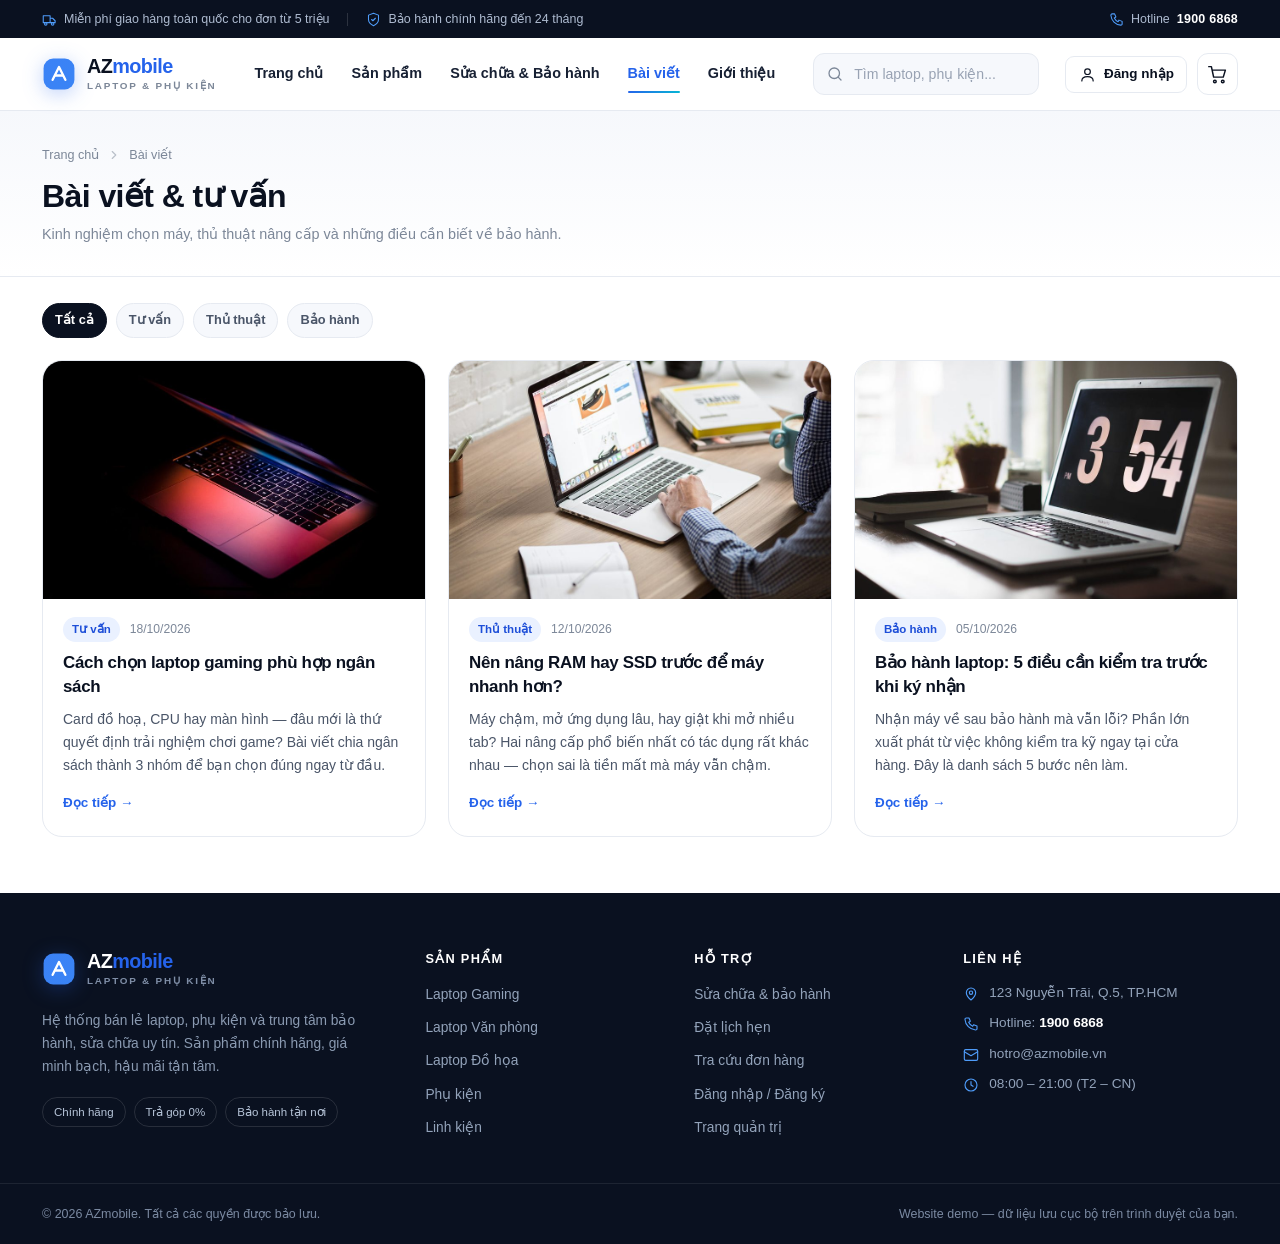
<file: blog.html>
<!DOCTYPE html>
<html lang="vi">
<head>
  <meta charset="UTF-8">
  <meta name="viewport" content="width=device-width, initial-scale=1.0">
  <title>Bài viết — AZmobile</title>
  <meta name="description" content="Tin tức, tư vấn chọn laptop, thủ thuật và kinh nghiệm bảo hành từ AZmobile.">
  <meta name="theme-color" content="#0a1120">
  <link rel="icon" href="assets/img/favicon.svg" type="image/svg+xml">
  <link rel="stylesheet" href="assets/css/style.css">
</head>
<body>

<div id="site-header"></div>

<main>
  <section class="page-head">
    <div class="container">
      <nav class="crumbs" aria-label="Breadcrumb">
        <a href="index.html">Trang chủ</a>
        <svg class="ico" width="14" height="14" viewBox="0 0 24 24" fill="none" stroke="currentColor" stroke-width="2" stroke-linecap="round" stroke-linejoin="round"><path d="m9 6 6 6-6 6"/></svg>
        <span>Bài viết</span>
      </nav>
      <h1>Bài viết &amp; tư vấn</h1>
      <p>Kinh nghiệm chọn máy, thủ thuật nâng cấp và những điều cần biết về bảo hành.</p>
    </div>
  </section>

  <div class="container">
    <div class="post-filter" id="post-filter"></div>
    <div class="post-grid" id="post-grid"></div>
    <div id="post-empty" style="display:none"></div>
  </div>
</main>

<div id="site-footer"></div>

<script src="assets/js/db.js"></script>
<script src="assets/js/ui.js"></script>
<script src="assets/js/seo.js"></script>
<script src="assets/js/blog.js"></script>
</body>
</html>
</file>
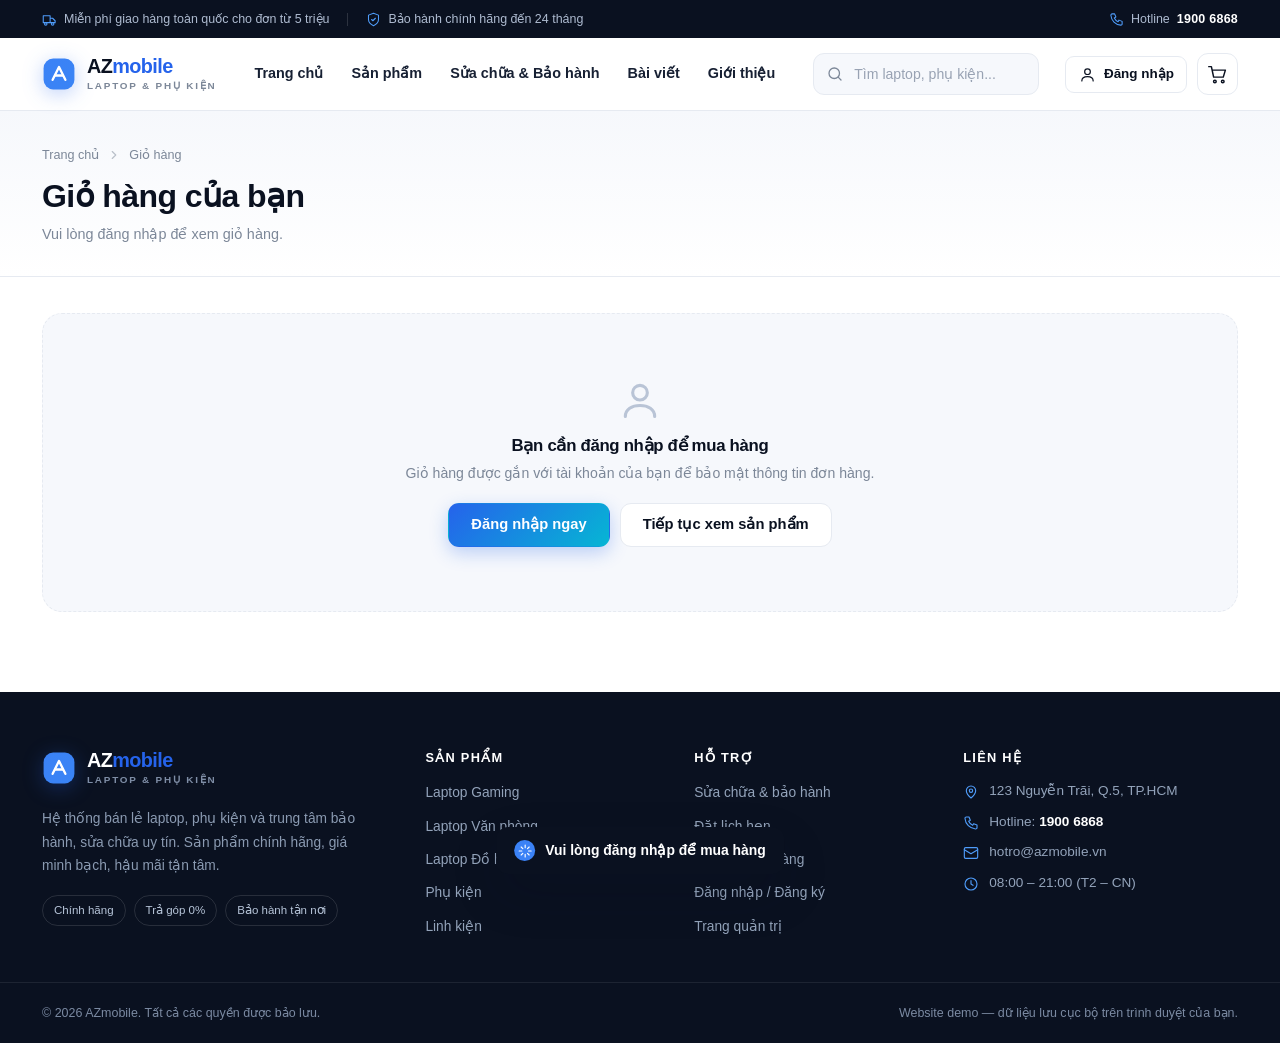
<file: cart.html>
<!DOCTYPE html>
<html lang="vi">
<head>
  <meta charset="UTF-8">
  <meta name="viewport" content="width=device-width, initial-scale=1.0">
  <title>Giỏ hàng &amp; Thanh toán — AZmobile</title>
  <meta name="theme-color" content="#0a1120">
  <link rel="icon" href="assets/img/favicon.svg" type="image/svg+xml">
  <link rel="stylesheet" href="assets/css/style.css">
</head>
<body>

<div id="site-header"></div>

<main>
  <section class="page-head">
    <div class="container">
      <nav class="crumbs" aria-label="Breadcrumb">
        <a href="index.html">Trang chủ</a>
        <svg class="ico" width="14" height="14" viewBox="0 0 24 24" fill="none" stroke="currentColor" stroke-width="2" stroke-linecap="round" stroke-linejoin="round"><path d="m9 6 6 6-6 6"/></svg>
        <span>Giỏ hàng</span>
      </nav>
      <h1>Giỏ hàng của bạn</h1>
      <p id="cart-sub">Kiểm tra sản phẩm và hoàn tất đặt hàng.</p>
    </div>
  </section>

  <div class="container" id="cart-root"></div>
</main>

<div id="site-footer"></div>

<script src="assets/js/db.js"></script>
<script src="assets/js/seo.js"></script>
<script src="assets/js/ui.js"></script>
<script src="assets/js/cart.js"></script>
</body>
</html>
</file>
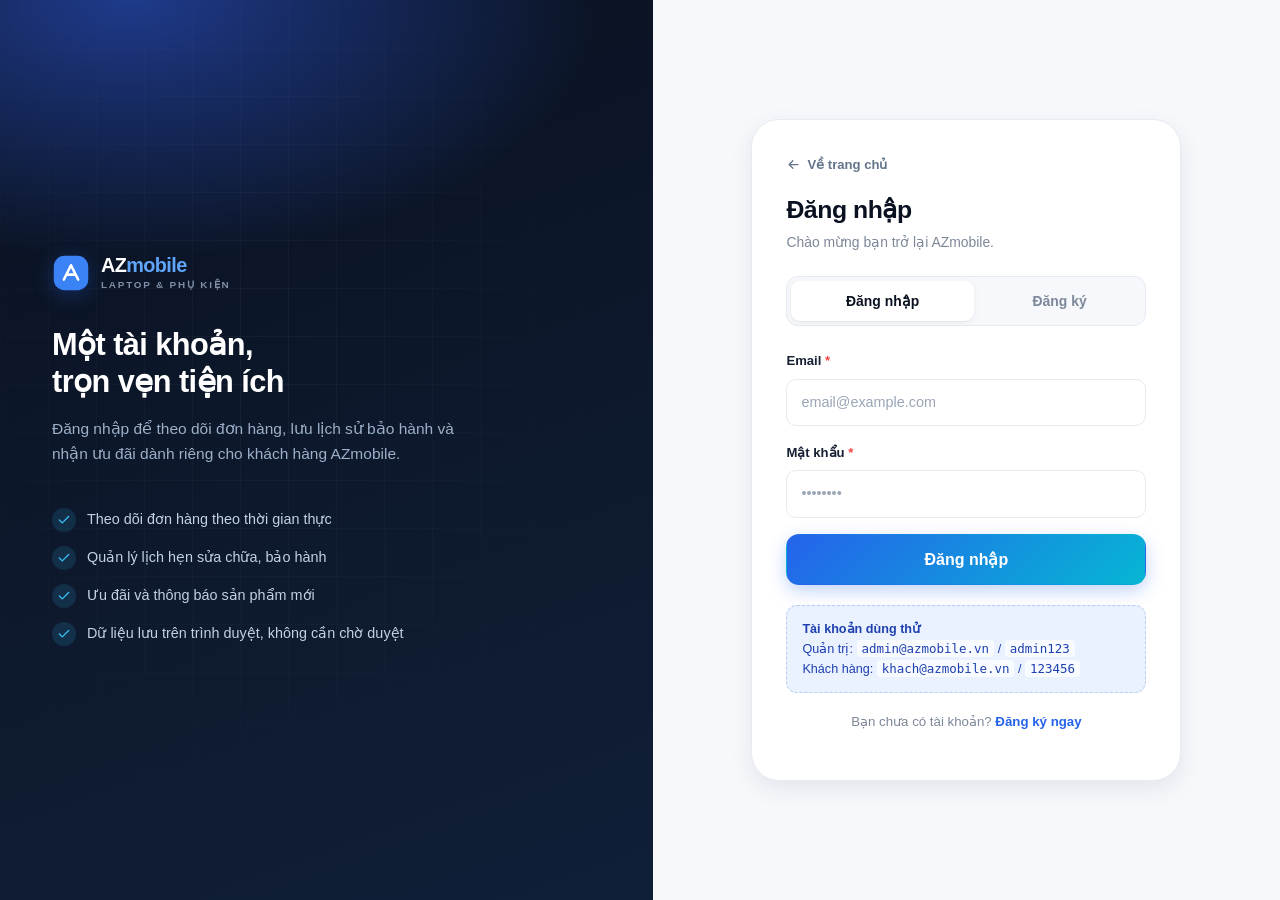
<file: login.html>
<!DOCTYPE html>
<html lang="vi">
<head>
  <meta charset="UTF-8">
  <meta name="viewport" content="width=device-width, initial-scale=1.0">
  <title>Đăng nhập / Đăng ký — AZmobile</title>
  <meta name="theme-color" content="#0a1120">
  <link rel="icon" href="assets/img/favicon.svg" type="image/svg+xml">
  <link rel="stylesheet" href="assets/css/style.css">
</head>
<body>

<div class="auth">
  <aside class="auth__aside">
    <a class="brand brand--footer" href="index.html" style="margin-bottom:34px">
      <span class="brand__mark" aria-hidden="true">
        <svg viewBox="0 0 32 32" width="38" height="38" fill="none">
          <rect x="1.5" y="1.5" width="29" height="29" rx="9" fill="url(#bmg2)"/>
          <path d="M10 21.5 16 9.5l6 12" stroke="#fff" stroke-width="2.2" stroke-linecap="round" stroke-linejoin="round"/>
          <path d="M12.6 17.4h6.8" stroke="#fff" stroke-width="2.2" stroke-linecap="round"/>
          <defs><linearGradient id="bmg2" x1="0" y1="0" x2="32" y2="32"><stop stop-color="#3b82f6"/><stop offset="1" stop-color="#06b6d4"/></linearGradient></defs>
        </svg>
      </span>
      <span class="brand__text"><strong style="color:#fff">AZ<span style="color:#60a5fa">mobile</span></strong><small>Laptop &amp; Phụ kiện</small></span>
    </a>

    <h2>Một tài khoản,<br>trọn vẹn tiện ích</h2>
    <p>Đăng nhập để theo dõi đơn hàng, lưu lịch sử bảo hành và nhận ưu đãi dành riêng cho khách hàng AZmobile.</p>
    <ul class="auth__list">
      <li><svg class="ico" width="24" height="24" viewBox="0 0 24 24" fill="none" stroke="currentColor" stroke-width="2.2" stroke-linecap="round" stroke-linejoin="round"><path d="M20 6 9 17l-5-5"/></svg><span>Theo dõi đơn hàng theo thời gian thực</span></li>
      <li><svg class="ico" width="24" height="24" viewBox="0 0 24 24" fill="none" stroke="currentColor" stroke-width="2.2" stroke-linecap="round" stroke-linejoin="round"><path d="M20 6 9 17l-5-5"/></svg><span>Quản lý lịch hẹn sửa chữa, bảo hành</span></li>
      <li><svg class="ico" width="24" height="24" viewBox="0 0 24 24" fill="none" stroke="currentColor" stroke-width="2.2" stroke-linecap="round" stroke-linejoin="round"><path d="M20 6 9 17l-5-5"/></svg><span>Ưu đãi và thông báo sản phẩm mới</span></li>
      <li><svg class="ico" width="24" height="24" viewBox="0 0 24 24" fill="none" stroke="currentColor" stroke-width="2.2" stroke-linecap="round" stroke-linejoin="round"><path d="M20 6 9 17l-5-5"/></svg><span>Dữ liệu lưu trên trình duyệt, không cần chờ duyệt</span></li>
    </ul>
  </aside>

  <main class="auth__main">
    <div class="auth__card">
      <a href="index.html" style="display:inline-flex;align-items:center;gap:6px;font-size:.82rem;font-weight:600;color:#64748b;margin-bottom:20px">
        <svg width="15" height="15" viewBox="0 0 24 24" fill="none" stroke="currentColor" stroke-width="2" stroke-linecap="round" stroke-linejoin="round"><path d="M19 12H5M11 18l-6-6 6-6"/></svg>
        Về trang chủ
      </a>

      <div class="auth__head">
        <h1 id="auth-title">Đăng nhập</h1>
        <p id="auth-sub">Chào mừng bạn trở lại AZmobile.</p>
      </div>

      <div class="tabs" id="auth-tabs">
        <button type="button" class="is-active" data-mode="login">Đăng nhập</button>
        <button type="button" data-mode="register">Đăng ký</button>
      </div>

      <!-- Đăng nhập -->
      <form id="login-form" novalidate>
        <div class="field">
          <label for="lg-email">Email <span class="req">*</span></label>
          <input class="input" id="lg-email" type="email" placeholder="email@example.com" autocomplete="email" required>
          <span class="field__err">Email không hợp lệ.</span>
        </div>
        <div class="field">
          <label for="lg-pass">Mật khẩu <span class="req">*</span></label>
          <input class="input" id="lg-pass" type="password" placeholder="••••••••" autocomplete="current-password" required>
          <span class="field__err">Mật khẩu tối thiểu 6 ký tự.</span>
        </div>
        <button class="btn btn--primary btn--block btn--lg" type="submit">Đăng nhập</button>
      </form>

      <!-- Đăng ký -->
      <form id="register-form" novalidate style="display:none">
        <div class="field">
          <label for="rg-name">Họ và tên <span class="req">*</span></label>
          <input class="input" id="rg-name" type="text" placeholder="Nguyễn Văn A" autocomplete="name" required>
          <span class="field__err">Vui lòng nhập họ tên (ít nhất 2 ký tự).</span>
        </div>
        <div class="form-row">
          <div class="field">
            <label for="rg-email">Email <span class="req">*</span></label>
            <input class="input" id="rg-email" type="email" placeholder="email@example.com" autocomplete="email" required>
            <span class="field__err">Email không hợp lệ.</span>
          </div>
          <div class="field">
            <label for="rg-phone">Số điện thoại</label>
            <input class="input" id="rg-phone" type="tel" placeholder="0912 345 678" autocomplete="tel">
          </div>
        </div>
        <div class="field">
          <label for="rg-pass">Mật khẩu <span class="req">*</span></label>
          <input class="input" id="rg-pass" type="password" placeholder="Tối thiểu 6 ký tự" autocomplete="new-password" required>
          <span class="field__err">Mật khẩu tối thiểu 6 ký tự.</span>
        </div>
        <div class="field">
          <label for="rg-pass2">Nhập lại mật khẩu <span class="req">*</span></label>
          <input class="input" id="rg-pass2" type="password" placeholder="Nhập lại mật khẩu" autocomplete="new-password" required>
          <span class="field__err">Mật khẩu nhập lại không khớp.</span>
        </div>
        <label class="check" style="margin-bottom:10px">
          <input type="checkbox" id="rg-agree" checked>
          <span>Tôi đồng ý với điều khoản sử dụng và chính sách bảo mật của AZmobile.</span>
        </label>
        <label class="check" style="margin-bottom:18px">
          <input type="checkbox" id="rg-news">
          <span>Tôi đồng ý nhận <b>email khuyến mãi, ưu đãi và sản phẩm mới</b> từ AZmobile. Có thể hủy đăng ký bất cứ lúc nào.</span>
        </label>
        <button class="btn btn--primary btn--block btn--lg" type="submit">Tạo tài khoản</button>
      </form>

      <div class="auth__demo">
        <b>Tài khoản dùng thử</b><br>
        Quản trị: <code>admin@azmobile.vn</code> / <code>admin123</code><br>
        Khách hàng: <code>khach@azmobile.vn</code> / <code>123456</code>
      </div>

      <p class="auth__foot" id="auth-foot">Bạn chưa có tài khoản? <a href="#" data-switch="register">Đăng ký ngay</a></p>
    </div>
  </main>
</div>

<div id="toast-host" class="toast-host"></div>

<script src="assets/js/db.js"></script>
<script src="assets/js/seo.js"></script>
<script src="assets/js/ui.js"></script>
<script src="assets/js/newsletter-config.js"></script>
<script src="assets/js/newsletter.js"></script>
<script src="assets/js/login.js"></script>
</body>
</html>
</file>
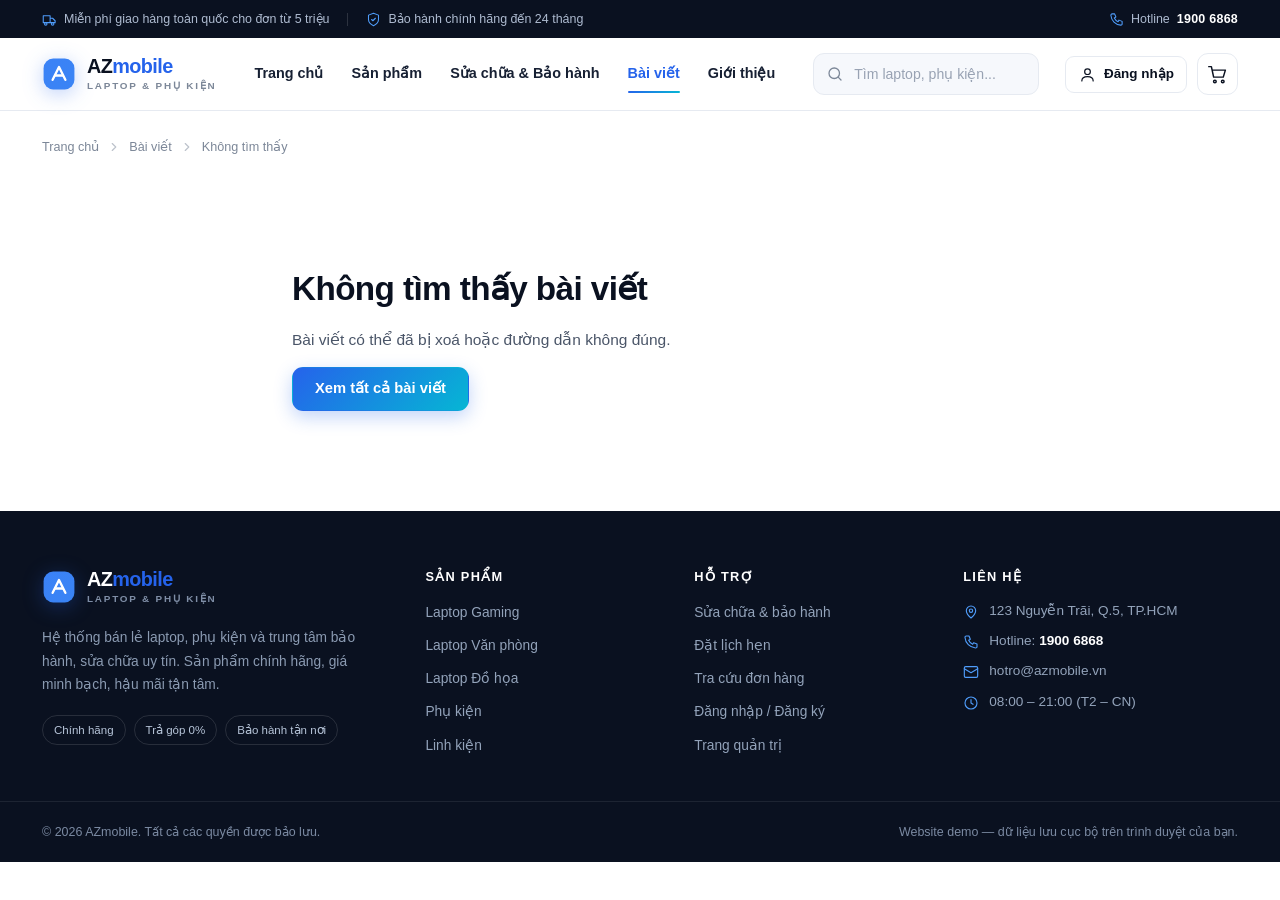
<file: post.html>
<!DOCTYPE html>
<html lang="vi">
<head>
  <meta charset="UTF-8">
  <meta name="viewport" content="width=device-width, initial-scale=1.0">
  <title>Bài viết — AZmobile</title>
  <meta name="description" content="Bài viết từ AZmobile.">
  <meta name="theme-color" content="#0a1120">
  <link rel="icon" href="assets/img/favicon.svg" type="image/svg+xml">
  <link rel="stylesheet" href="assets/css/style.css">
</head>
<body>

<div id="site-header"></div>

<main>
  <div class="container">
    <nav class="crumbs crumbs--article" aria-label="Breadcrumb">
      <a href="index.html">Trang chủ</a>
      <svg class="ico" width="14" height="14" viewBox="0 0 24 24" fill="none" stroke="currentColor" stroke-width="2" stroke-linecap="round" stroke-linejoin="round"><path d="m9 6 6 6-6 6"/></svg>
      <a href="blog.html">Bài viết</a>
      <svg class="ico" width="14" height="14" viewBox="0 0 24 24" fill="none" stroke="currentColor" stroke-width="2" stroke-linecap="round" stroke-linejoin="round"><path d="m9 6 6 6-6 6"/></svg>
      <span id="crumb-title">…</span>
    </nav>
  </div>

  <article class="article container" id="article"></article>

  <div class="container" id="related-wrap"></div>
</main>

<div id="site-footer"></div>

<script src="assets/js/db.js"></script>
<script src="assets/js/ui.js"></script>
<script src="assets/js/seo.js"></script>
<script src="assets/js/post.js"></script>
</body>
</html>
</file>
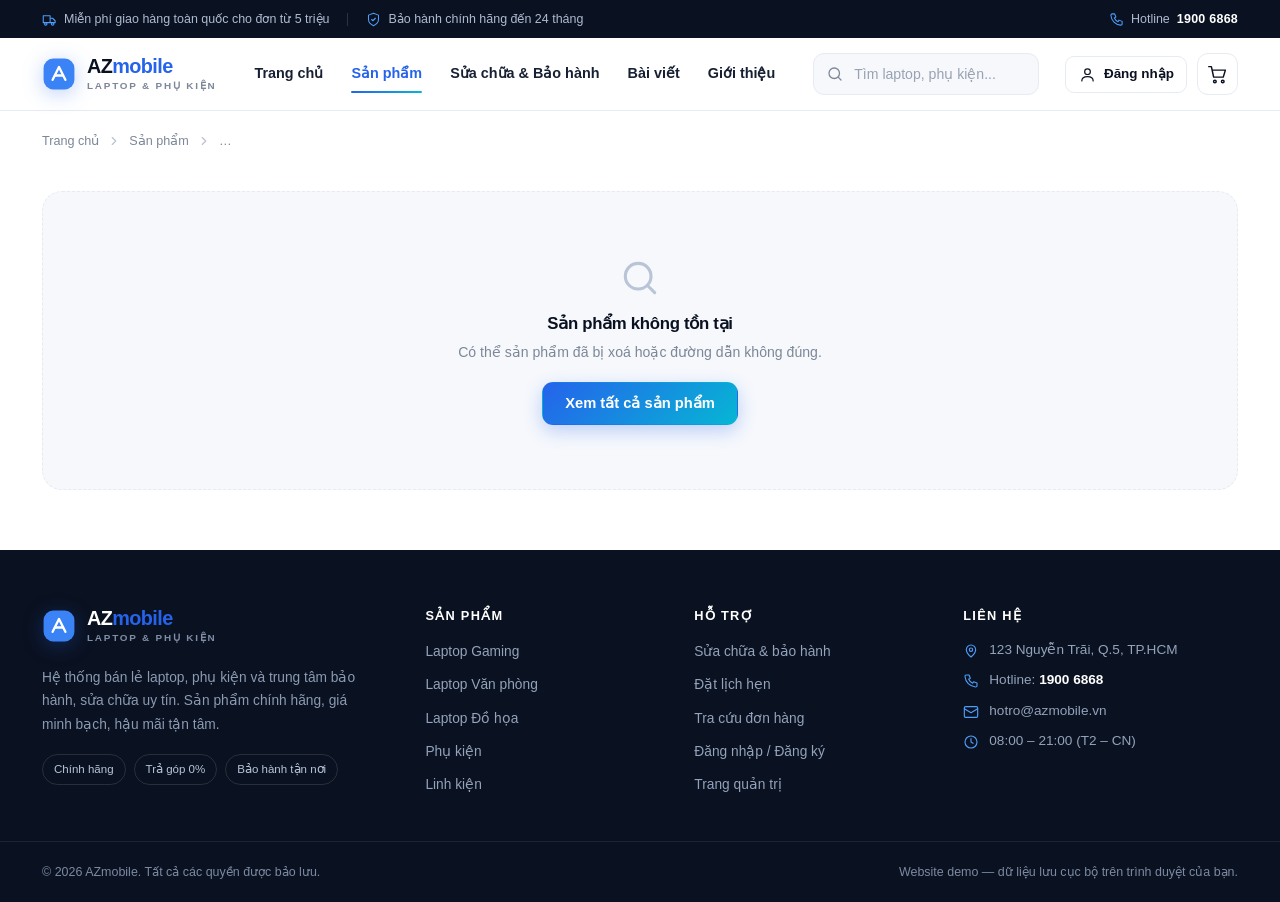
<file: product.html>
<!DOCTYPE html>
<html lang="vi">
<head>
  <meta charset="UTF-8">
  <meta name="viewport" content="width=device-width, initial-scale=1.0">
  <title>Chi tiết sản phẩm — AZmobile</title>
  <meta name="theme-color" content="#0a1120">
  <link rel="icon" href="assets/img/favicon.svg" type="image/svg+xml">
  <link rel="stylesheet" href="assets/css/style.css">
</head>
<body>

<div id="site-header"></div>

<main>
  <div class="container">
    <nav class="crumbs" style="padding-top:20px" aria-label="Breadcrumb">
      <a href="index.html">Trang chủ</a>
      <svg class="ico" width="14" height="14" viewBox="0 0 24 24" fill="none" stroke="currentColor" stroke-width="2" stroke-linecap="round" stroke-linejoin="round"><path d="m9 6 6 6-6 6"/></svg>
      <a href="shop.html">Sản phẩm</a>
      <svg class="ico" width="14" height="14" viewBox="0 0 24 24" fill="none" stroke="currentColor" stroke-width="2" stroke-linecap="round" stroke-linejoin="round"><path d="m9 6 6 6-6 6"/></svg>
      <span id="crumb-name">…</span>
    </nav>

    <div id="pdp-root"></div>

    <section class="section" style="padding-top:8px" id="related-section">
      <div class="section-head">
        <div class="section-head__text">
          <span class="eyebrow">Gợi ý</span>
          <h2>Sản phẩm tương tự</h2>
        </div>
      </div>
      <div class="prod-grid" id="related-grid"></div>
    </section>
  </div>
</main>

<div id="site-footer"></div>

<script src="assets/js/db.js"></script>
<script src="assets/js/seo.js"></script>
<script src="assets/js/ui.js"></script>
<script src="assets/js/product.js"></script>
</body>
</html>
</file>
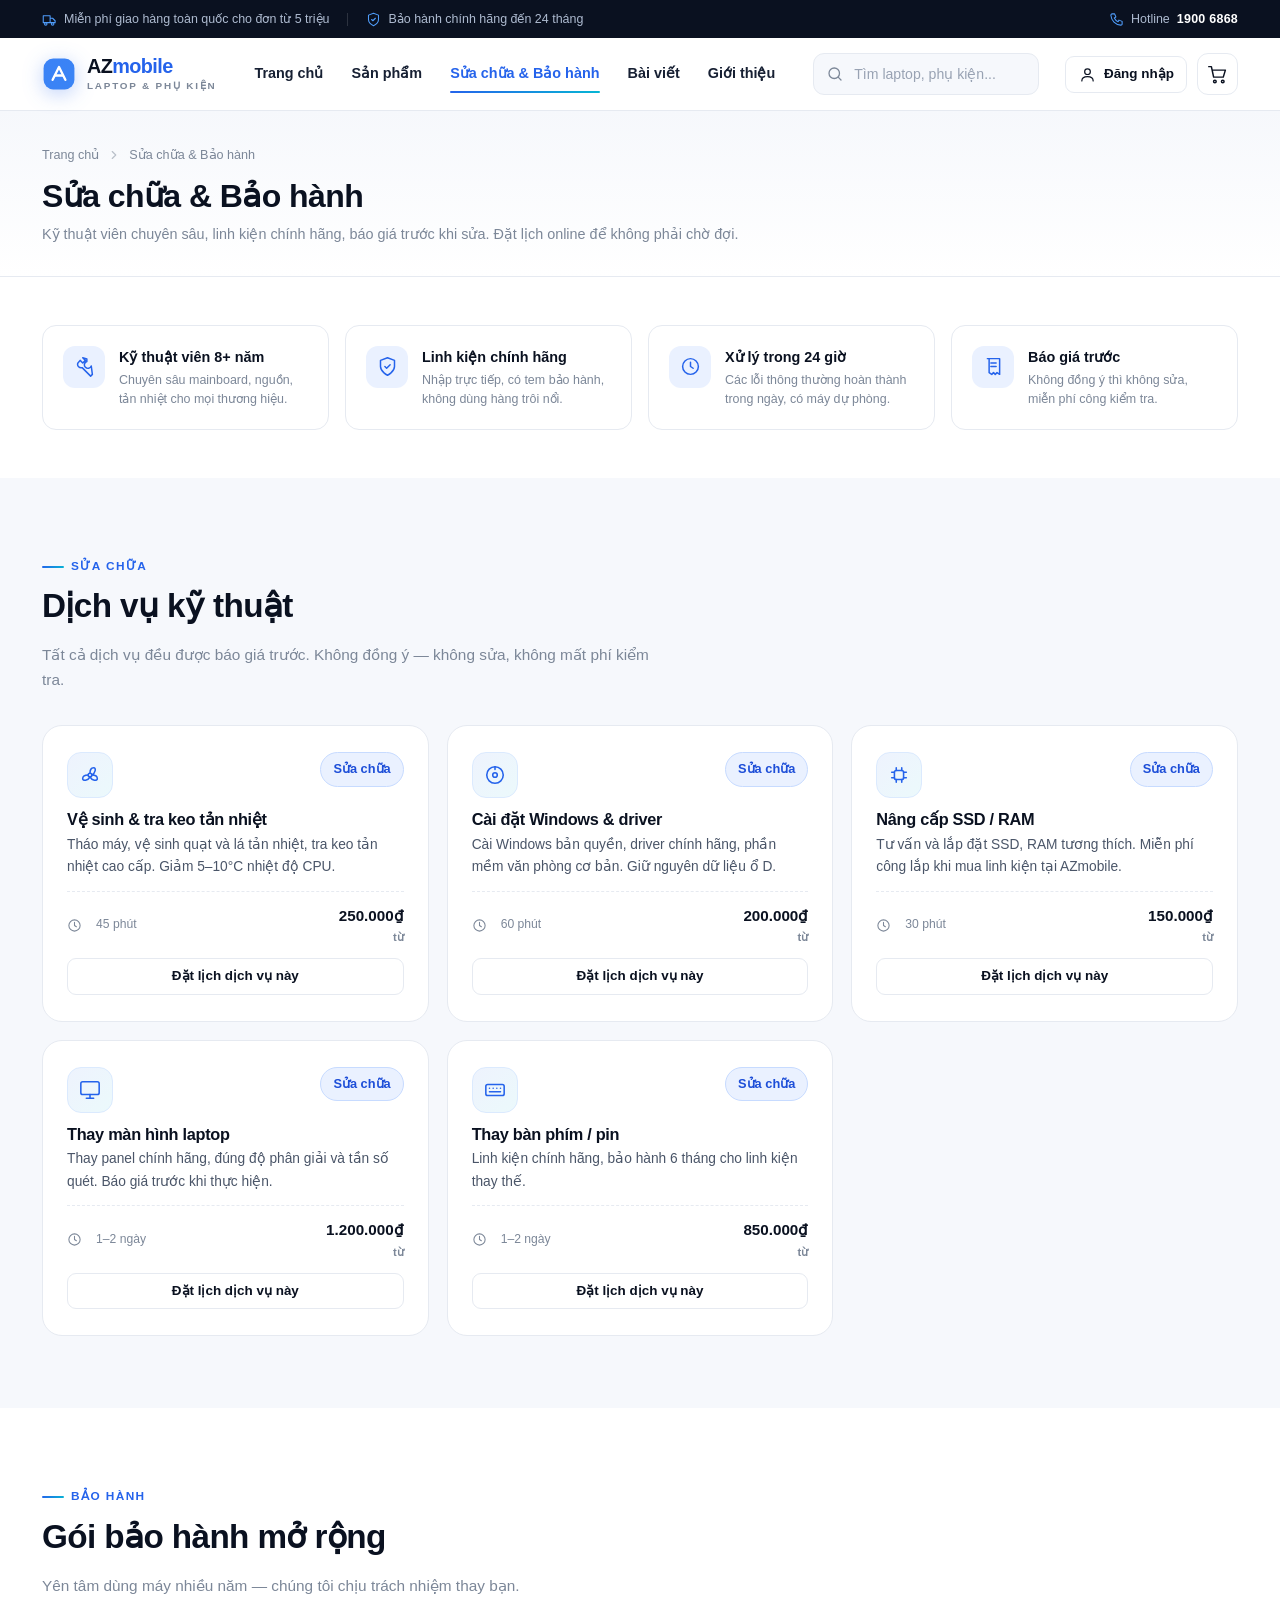
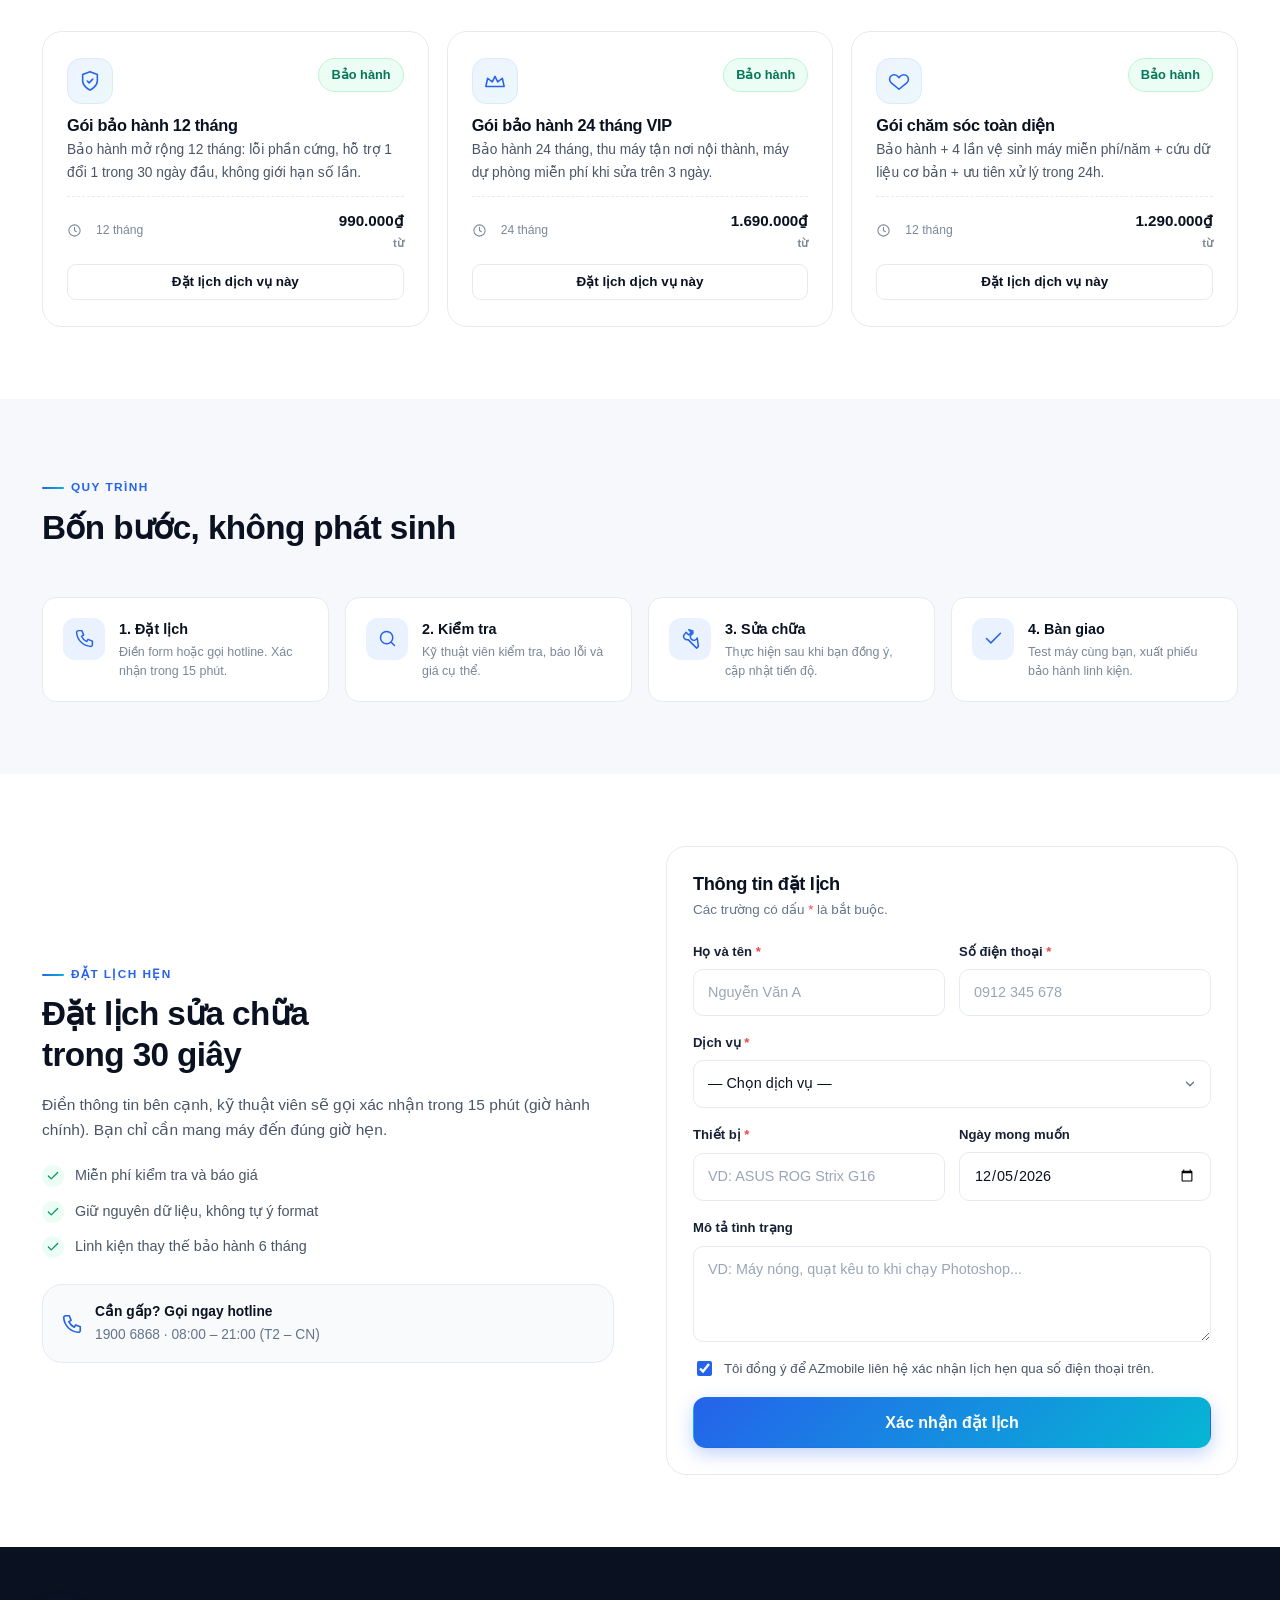
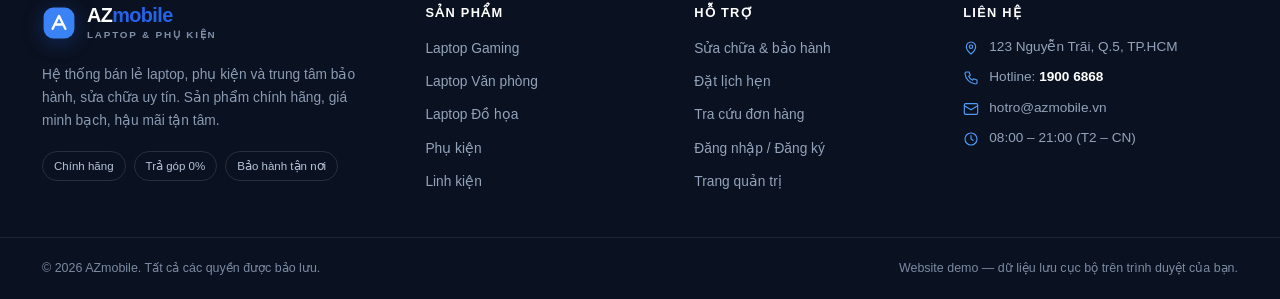
<file: services.html>
<!DOCTYPE html>
<html lang="vi">
<head>
  <meta charset="UTF-8">
  <meta name="viewport" content="width=device-width, initial-scale=1.0">
  <title>Sửa chữa &amp; Bảo hành — AZmobile</title>
  <meta name="description" content="Trung tâm sửa chữa và bảo hành laptop AZmobile: vệ sinh, thay màn hình, nâng cấp SSD/RAM, gói bảo hành mở rộng 12–24 tháng.">
  <meta name="theme-color" content="#0a1120">
  <link rel="icon" href="assets/img/favicon.svg" type="image/svg+xml">
  <link rel="stylesheet" href="assets/css/style.css">
</head>
<body>

<div id="site-header"></div>

<main>
  <section class="page-head">
    <div class="container">
      <nav class="crumbs" aria-label="Breadcrumb">
        <a href="index.html">Trang chủ</a>
        <svg class="ico" width="14" height="14" viewBox="0 0 24 24" fill="none" stroke="currentColor" stroke-width="2" stroke-linecap="round" stroke-linejoin="round"><path d="m9 6 6 6-6 6"/></svg>
        <span>Sửa chữa &amp; Bảo hành</span>
      </nav>
      <h1>Sửa chữa &amp; Bảo hành</h1>
      <p>Kỹ thuật viên chuyên sâu, linh kiện chính hãng, báo giá trước khi sửa. Đặt lịch online để không phải chờ đợi.</p>
    </div>
  </section>

  <section class="section section--tight">
    <div class="container">
      <div class="feat-grid" id="svc-feats"></div>
    </div>
  </section>

  <section class="section section--soft">
    <div class="container">
      <div class="section-head">
        <div class="section-head__text">
          <span class="eyebrow">Sửa chữa</span>
          <h2>Dịch vụ kỹ thuật</h2>
          <p>Tất cả dịch vụ đều được báo giá trước. Không đồng ý — không sửa, không mất phí kiểm tra.</p>
        </div>
      </div>
      <div class="svc-grid" id="repair-grid"></div>
    </div>
  </section>

  <section class="section">
    <div class="container">
      <div class="section-head">
        <div class="section-head__text">
          <span class="eyebrow">Bảo hành</span>
          <h2>Gói bảo hành mở rộng</h2>
          <p>Yên tâm dùng máy nhiều năm — chúng tôi chịu trách nhiệm thay bạn.</p>
        </div>
      </div>
      <div class="svc-grid" id="warranty-grid"></div>
    </div>
  </section>

  <!-- QUY TRÌNH -->
  <section class="section section--soft">
    <div class="container">
      <div class="section-head">
        <div class="section-head__text">
          <span class="eyebrow">Quy trình</span>
          <h2>Bốn bước, không phát sinh</h2>
        </div>
      </div>
      <div class="feat-grid" id="steps-grid"></div>
    </div>
  </section>

  <!-- ĐẶT LỊCH -->
  <section class="section" id="booking">
    <div class="container split">
      <div>
        <span class="eyebrow">Đặt lịch hẹn</span>
        <h2>Đặt lịch sửa chữa<br>trong 30 giây</h2>
        <p>Điền thông tin bên cạnh, kỹ thuật viên sẽ gọi xác nhận trong 15 phút (giờ hành chính). Bạn chỉ cần mang máy đến đúng giờ hẹn.</p>
        <ul class="checklist">
          <li><svg class="ico" width="22" height="22" viewBox="0 0 24 24" fill="none" stroke="currentColor" stroke-width="2.2" stroke-linecap="round" stroke-linejoin="round"><path d="M20 6 9 17l-5-5"/></svg><span>Miễn phí kiểm tra và báo giá</span></li>
          <li><svg class="ico" width="22" height="22" viewBox="0 0 24 24" fill="none" stroke="currentColor" stroke-width="2.2" stroke-linecap="round" stroke-linejoin="round"><path d="M20 6 9 17l-5-5"/></svg><span>Giữ nguyên dữ liệu, không tự ý format</span></li>
          <li><svg class="ico" width="22" height="22" viewBox="0 0 24 24" fill="none" stroke="currentColor" stroke-width="2.2" stroke-linecap="round" stroke-linejoin="round"><path d="M20 6 9 17l-5-5"/></svg><span>Linh kiện thay thế bảo hành 6 tháng</span></li>
        </ul>
        <div class="panel" style="padding:16px 18px;display:flex;gap:12px;align-items:center;background:#f8fafc">
          <svg width="22" height="22" viewBox="0 0 24 24" fill="none" stroke="#2563eb" stroke-width="1.8" stroke-linecap="round" stroke-linejoin="round"><path d="M5 3h4l2 5-2.5 1.5a12 12 0 0 0 6 6L16 13l5 2v4a2 2 0 0 1-2.2 2A17 17 0 0 1 3 5.2 2 2 0 0 1 5 3Z"/></svg>
          <div style="font-size:.86rem">
            <div style="color:#0a1120;font-weight:700">Cần gấp? Gọi ngay hotline</div>
            <div style="color:#64748b" id="booking-hotline">1900 6868</div>
          </div>
        </div>
      </div>

      <div class="panel" style="padding:26px">
        <h3 style="margin-bottom:4px">Thông tin đặt lịch</h3>
        <p style="font-size:.84rem;color:#64748b;margin-bottom:20px">Các trường có dấu <span style="color:#ef4444">*</span> là bắt buộc.</p>
        <form id="booking-form" novalidate>
          <div class="form-row">
            <div class="field">
              <label for="bk-name">Họ và tên <span class="req">*</span></label>
              <input class="input" id="bk-name" name="name" type="text" placeholder="Nguyễn Văn A" required>
              <span class="field__err">Vui lòng nhập họ tên.</span>
            </div>
            <div class="field">
              <label for="bk-phone">Số điện thoại <span class="req">*</span></label>
              <input class="input" id="bk-phone" name="phone" type="tel" placeholder="0912 345 678" required>
              <span class="field__err">Số điện thoại chưa hợp lệ.</span>
            </div>
          </div>

          <div class="field">
            <label for="bk-service">Dịch vụ <span class="req">*</span></label>
            <select class="select" id="bk-service" name="serviceId" required></select>
            <span class="field__err">Vui lòng chọn dịch vụ.</span>
          </div>

          <div class="form-row">
            <div class="field">
              <label for="bk-device">Thiết bị <span class="req">*</span></label>
              <input class="input" id="bk-device" name="device" type="text" placeholder="VD: ASUS ROG Strix G16" required>
              <span class="field__err">Vui lòng nhập tên thiết bị.</span>
            </div>
            <div class="field">
              <label for="bk-date">Ngày mong muốn</label>
              <input class="input" id="bk-date" name="date" type="date">
            </div>
          </div>

          <div class="field">
            <label for="bk-issue">Mô tả tình trạng</label>
            <textarea class="textarea" id="bk-issue" name="issue" placeholder="VD: Máy nóng, quạt kêu to khi chạy Photoshop..."></textarea>
          </div>

          <label class="check" style="margin-bottom:18px">
            <input type="checkbox" id="bk-agree" checked>
            <span>Tôi đồng ý để AZmobile liên hệ xác nhận lịch hẹn qua số điện thoại trên.</span>
          </label>

          <button class="btn btn--primary btn--block btn--lg" type="submit" id="bk-submit">Xác nhận đặt lịch</button>
        </form>
      </div>
    </div>
  </section>
</main>

<div id="site-footer"></div>

<script src="assets/js/db.js"></script>
<script src="assets/js/seo.js"></script>
<script src="assets/js/ui.js"></script>
<script src="assets/js/services.js"></script>
</body>
</html>
</file>
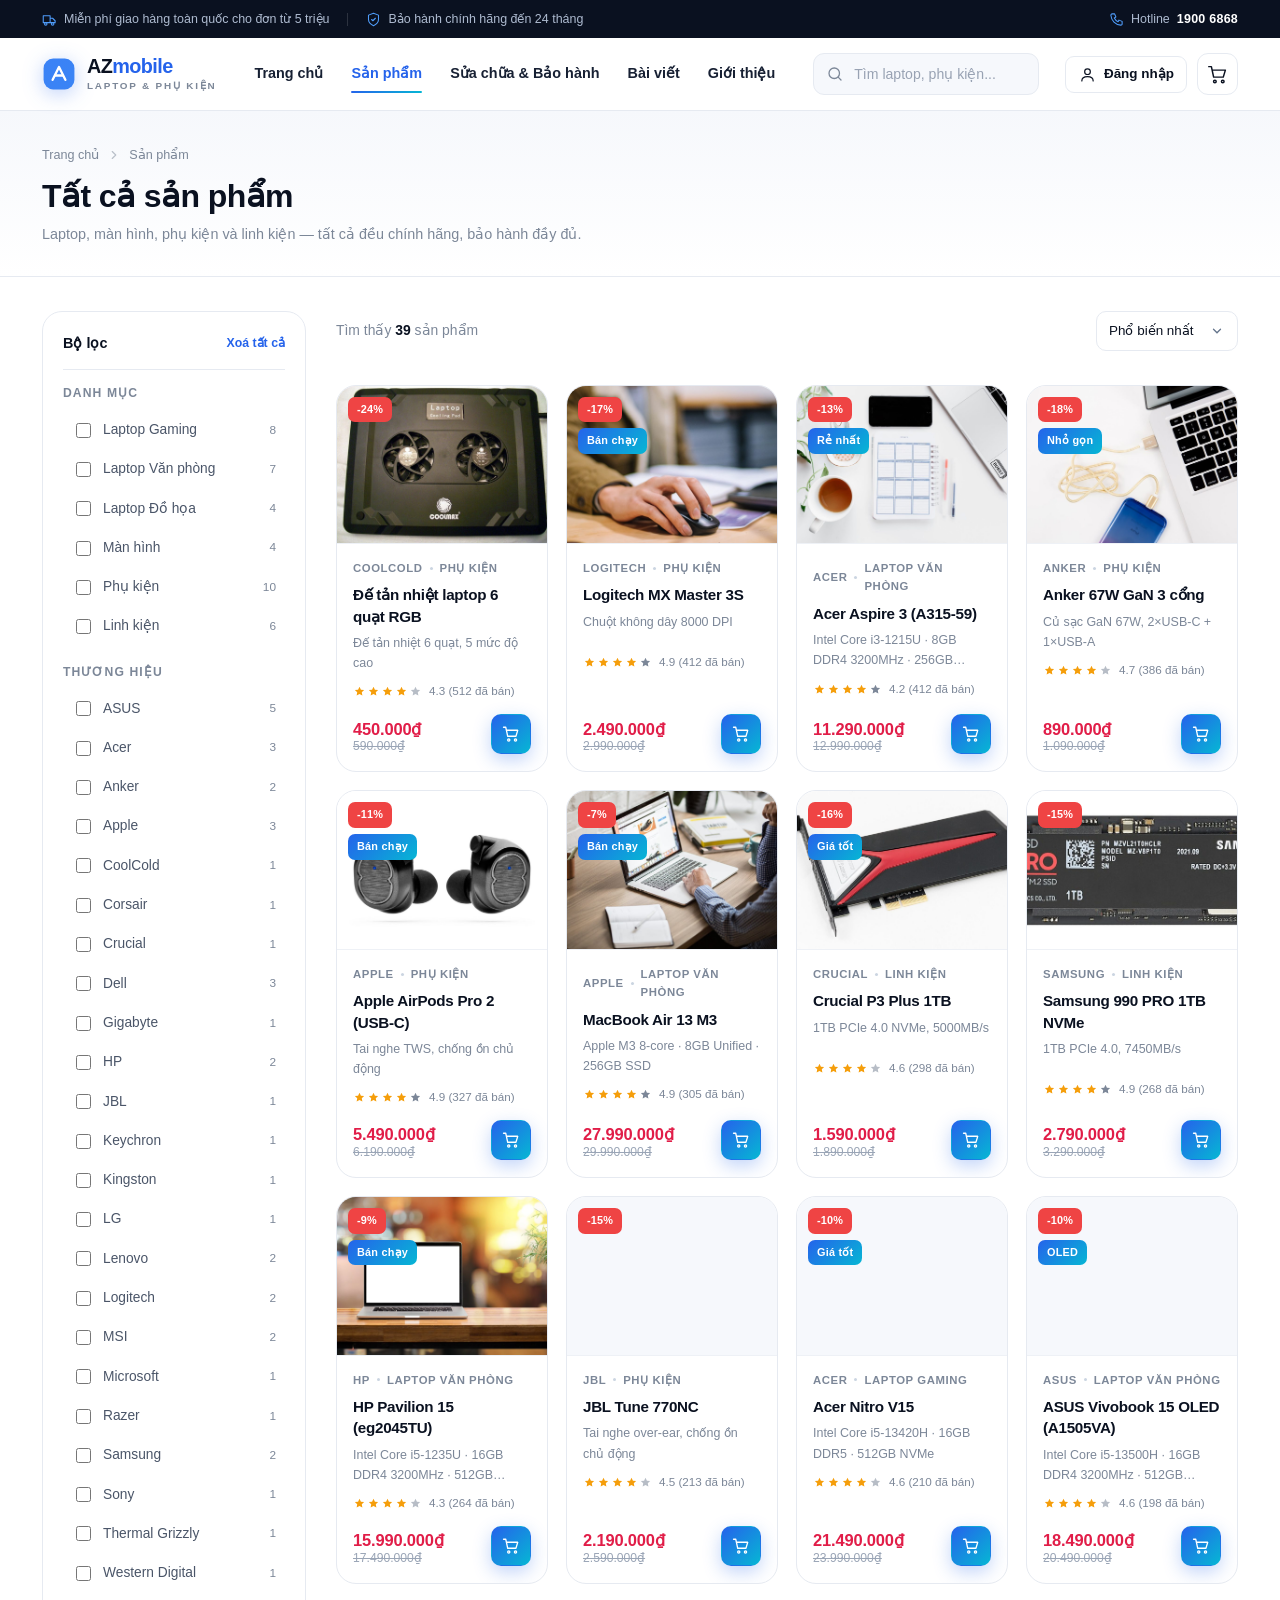
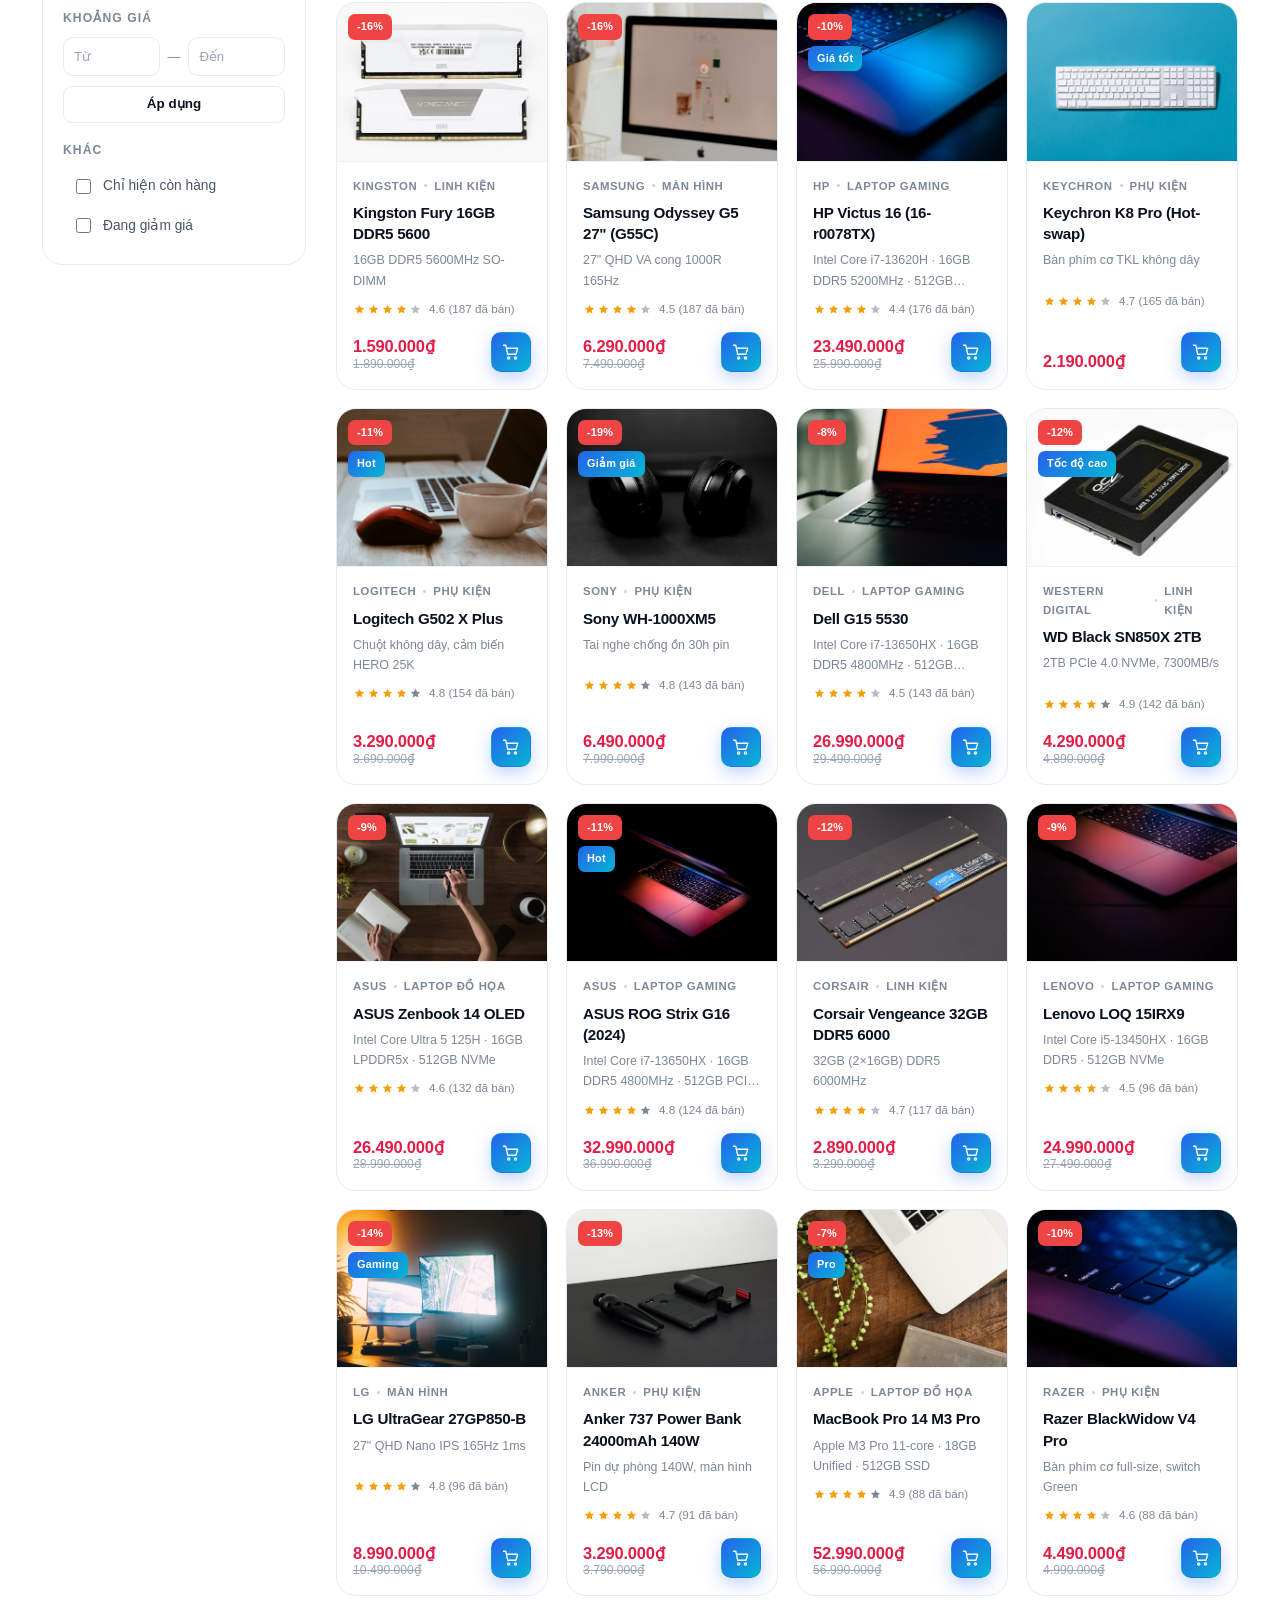
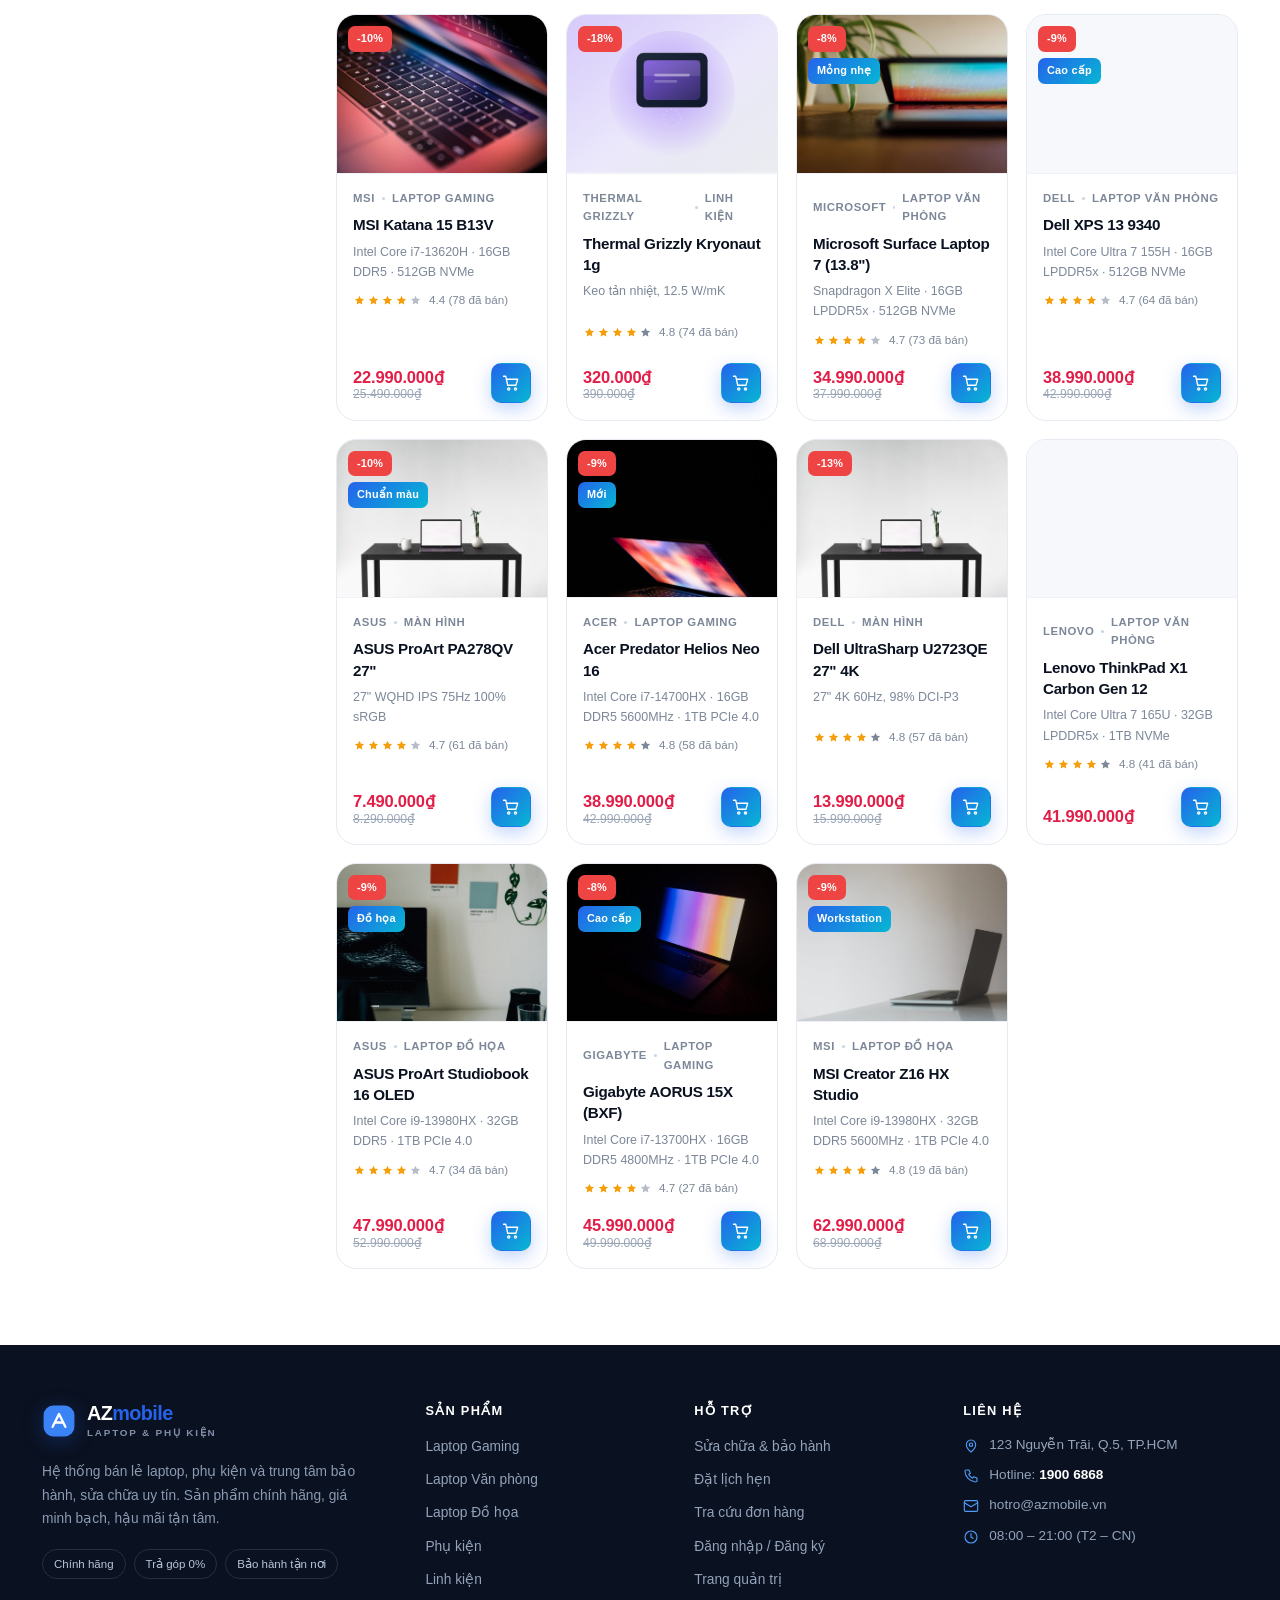
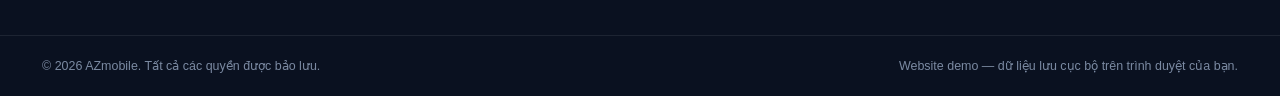
<file: shop.html>
<!DOCTYPE html>
<html lang="vi">
<head>
  <meta charset="UTF-8">
  <meta name="viewport" content="width=device-width, initial-scale=1.0">
  <title>Sản phẩm — AZmobile</title>
  <meta name="description" content="Danh sách laptop gaming, văn phòng, đồ họa, màn hình, phụ kiện và linh kiện chính hãng tại AZmobile.">
  <meta name="theme-color" content="#0a1120">
  <link rel="icon" href="assets/img/favicon.svg" type="image/svg+xml">
  <link rel="stylesheet" href="assets/css/style.css">
</head>
<body>

<div id="site-header"></div>

<main>
  <section class="page-head">
    <div class="container">
      <nav class="crumbs" aria-label="Breadcrumb">
        <a href="index.html">Trang chủ</a>
        <svg class="ico" width="14" height="14" viewBox="0 0 24 24" fill="none" stroke="currentColor" stroke-width="2" stroke-linecap="round" stroke-linejoin="round"><path d="m9 6 6 6-6 6"/></svg>
        <span id="crumb-current">Sản phẩm</span>
      </nav>
      <h1 id="page-title">Tất cả sản phẩm</h1>
      <p id="page-desc">Laptop, màn hình, phụ kiện và linh kiện — tất cả đều chính hãng, bảo hành đầy đủ.</p>
    </div>
  </section>

  <div class="container">
    <div class="shop-layout">
      <!-- Bộ lọc -->
      <aside class="filters" id="filters">
        <div class="filters__head">
          <strong>Bộ lọc</strong>
          <button type="button" id="reset-filters">Xoá tất cả</button>
        </div>

        <div class="fgroup">
          <h4>Danh mục</h4>
          <ul id="f-cats"></ul>
        </div>

        <div class="fgroup">
          <h4>Thương hiệu</h4>
          <ul id="f-brands"></ul>
        </div>

        <div class="fgroup">
          <h4>Khoảng giá</h4>
          <div class="price-range">
            <div class="row">
              <input class="input" type="number" id="f-min" placeholder="Từ" min="0" step="100000">
              <span>—</span>
              <input class="input" type="number" id="f-max" placeholder="Đến" min="0" step="100000">
            </div>
            <button class="btn btn--ghost btn--sm btn--block" type="button" id="apply-price">Áp dụng</button>
          </div>
        </div>

        <div class="fgroup">
          <h4>Khác</h4>
          <ul>
            <li class="fopt"><input type="checkbox" id="f-stock"> <label for="f-stock" style="cursor:pointer">Chỉ hiện còn hàng</label></li>
            <li class="fopt"><input type="checkbox" id="f-sale"> <label for="f-sale" style="cursor:pointer">Đang giảm giá</label></li>
          </ul>
        </div>
      </aside>

      <!-- Danh sách -->
      <div>
        <div class="shop-bar">
          <button class="btn btn--ghost btn--sm filter-toggle" type="button" id="open-filters">
            <svg class="ico" width="16" height="16" viewBox="0 0 24 24" fill="none" stroke="currentColor" stroke-width="1.8" stroke-linecap="round"><path d="M3 5h18M6 12h12M10 19h4"/></svg>
            Bộ lọc
          </button>
          <span class="shop-bar__count">Tìm thấy <b id="result-count">0</b> sản phẩm</span>
          <div class="shop-bar__right">
            <select class="select" id="sort" aria-label="Sắp xếp">
              <option value="popular">Phổ biến nhất</option>
              <option value="new">Mới nhất</option>
              <option value="price-asc">Giá thấp → cao</option>
              <option value="price-desc">Giá cao → thấp</option>
              <option value="rating">Đánh giá cao</option>
            </select>
          </div>
        </div>

        <div class="active-chips" id="active-chips"></div>
        <div class="prod-grid" id="shop-grid"></div>
        <div id="shop-empty" style="display:none"></div>
      </div>
    </div>
  </div>
</main>

<div id="site-footer"></div>

<script src="assets/js/db.js"></script>
<script src="assets/js/seo.js"></script>
<script src="assets/js/ui.js"></script>
<script src="assets/js/shop.js"></script>
</body>
</html>
</file>
<file: assets/css/style.css>
/* =========================================================
   AZmobile — Design System
   1. Tokens & Reset
   2. Utilities & Buttons
   3. Header / Nav
   4. Hero
   5. Sections & Cards
   6. Product cards
   7. Footer
   8. Forms / Auth
   9. Shop / Filters
   10. Product detail
   11. Cart / Checkout
   12. Account
   13. Toast
   14. Responsive
   ========================================================= */

/* ---------- 1. Tokens ---------- */
:root {
  --ink: #0a1120;
  --ink-2: #172033;
  --body: #4a5568;
  --muted: #7c8798;
  --line: #e6eaf1;
  --line-2: #eef1f6;
  --bg: #ffffff;
  --bg-soft: #f6f8fc;
  --bg-deep: #0a1120;
  --accent: #2563eb;
  --accent-d: #1d4ed8;
  --accent-l: #eaf1ff;
  --cyan: #06b6d4;
  --grad: linear-gradient(135deg, #2563eb 0%, #06b6d4 100%);
  --grad-soft: linear-gradient(135deg, rgba(37, 99, 235, .08), rgba(6, 182, 212, .08));
  --ok: #10b981;
  --warn: #f59e0b;
  --err: #ef4444;
  --r-sm: 10px;
  --r-md: 14px;
  --r-lg: 20px;
  --r-xl: 28px;
  --sh-1: 0 1px 2px rgba(10, 17, 32, .05), 0 2px 8px rgba(10, 17, 32, .04);
  --sh-2: 0 8px 24px rgba(10, 17, 32, .08);
  --sh-3: 0 20px 50px rgba(10, 17, 32, .14);
  --ff: "Segoe UI", -apple-system, BlinkMacSystemFont, Roboto, "Helvetica Neue", Arial, "Noto Sans", sans-serif;
  --container: 1240px;
  --ease: cubic-bezier(.22, .61, .36, 1);
}

* { box-sizing: border-box; }

html { scroll-behavior: smooth; -webkit-text-size-adjust: 100%; }

body {
  margin: 0;
  font-family: var(--ff);
  font-size: 15.5px;
  line-height: 1.62;
  color: var(--body);
  background: var(--bg);
  -webkit-font-smoothing: antialiased;
  overflow-x: hidden;
}

h1, h2, h3, h4, h5 {
  margin: 0 0 .5em;
  color: var(--ink);
  font-weight: 750;
  line-height: 1.22;
  letter-spacing: -.018em;
}

h1 { font-size: clamp(2rem, 4.2vw, 3.35rem); }
h2 { font-size: clamp(1.55rem, 2.6vw, 2.2rem); }
h3 { font-size: 1.14rem; }
h4 { font-size: .95rem; }
p { margin: 0 0 1em; }
a { color: var(--accent); text-decoration: none; transition: color .18s var(--ease); }
a:hover { color: var(--accent-d); }
img, svg { max-width: 100%; display: block; }
ul { margin: 0; padding: 0; list-style: none; }
button, input, select, textarea { font: inherit; color: inherit; }
button { cursor: pointer; }
:focus-visible { outline: 2px solid var(--accent); outline-offset: 2px; border-radius: 6px; }
::selection { background: rgba(37, 99, 235, .18); }

.ico { flex: 0 0 auto; }

/* ---------- 2. Utilities ---------- */
.container {
  width: 100%;
  max-width: var(--container);
  margin: 0 auto;
  padding: 0 22px;
}

.section { padding: 72px 0; }
.section--soft { background: var(--bg-soft); }
.section--tight { padding: 48px 0; }

.section-head {
  display: flex;
  align-items: flex-end;
  justify-content: space-between;
  gap: 24px;
  margin-bottom: 32px;
}
.section-head__text { max-width: 620px; }
.eyebrow {
  display: inline-flex;
  align-items: center;
  gap: 7px;
  font-size: .74rem;
  font-weight: 750;
  letter-spacing: .12em;
  text-transform: uppercase;
  color: var(--accent);
  margin-bottom: 10px;
}
.eyebrow::before {
  content: "";
  width: 22px;
  height: 2px;
  background: var(--grad);
  border-radius: 2px;
}
.section-head p { margin: 0; color: var(--muted); font-size: .96rem; }
.section-head__link {
  display: inline-flex;
  align-items: center;
  gap: 7px;
  font-weight: 700;
  font-size: .9rem;
  white-space: nowrap;
}
.section-head__link .ico { transition: transform .2s var(--ease); }
.section-head__link:hover .ico { transform: translateX(4px); }

.btn {
  display: inline-flex;
  align-items: center;
  justify-content: center;
  gap: 8px;
  padding: 12px 22px;
  border: 1px solid transparent;
  border-radius: 11px;
  font-size: .92rem;
  font-weight: 700;
  line-height: 1.2;
  text-decoration: none;
  white-space: nowrap;
  transition: transform .16s var(--ease), box-shadow .22s var(--ease), background .2s, color .2s, border-color .2s;
}
.btn:active { transform: translateY(1px) scale(.995); }
.btn--primary {
  background: var(--grad);
  color: #fff;
  box-shadow: 0 6px 18px rgba(37, 99, 235, .28);
}
.btn--primary:hover { color: #fff; box-shadow: 0 10px 26px rgba(37, 99, 235, .38); transform: translateY(-1px); }
.btn--dark { background: var(--ink); color: #fff; }
.btn--dark:hover { background: #1b2740; color: #fff; transform: translateY(-1px); }
.btn--ghost { background: #fff; border-color: var(--line); color: var(--ink); }
.btn--ghost:hover { border-color: #c9d4e6; background: #fbfcfe; color: var(--ink); }
.btn--light { background: rgba(255, 255, 255, .12); color: #fff; border-color: rgba(255, 255, 255, .22); backdrop-filter: blur(6px); }
.btn--light:hover { background: rgba(255, 255, 255, .2); color: #fff; }
.btn--sm { padding: 9px 15px; font-size: .84rem; border-radius: 9px; }
.btn--lg { padding: 15px 30px; font-size: 1rem; border-radius: 13px; }
.btn--block { width: 100%; }
.btn--icon { padding: 10px; border-radius: 10px; }
.btn[disabled] { opacity: .5; pointer-events: none; }
.btn--danger { background: #fef2f2; color: #dc2626; border-color: #fecaca; }
.btn--danger:hover { background: #fee2e2; color: #b91c1c; }

.chip {
  display: inline-flex;
  align-items: center;
  gap: 6px;
  padding: 6px 12px;
  border-radius: 999px;
  background: var(--bg-soft);
  border: 1px solid var(--line);
  font-size: .8rem;
  font-weight: 650;
  color: var(--body);
}
.chip--ok { background: #ecfdf5; border-color: #bbf7d0; color: #047857; }
.chip--warn { background: #fffbeb; border-color: #fde68a; color: #b45309; }
.chip--err { background: #fef2f2; border-color: #fecaca; color: #b91c1c; }
.chip--info { background: var(--accent-l); border-color: #c7dbff; color: var(--accent-d); }

/* ---------- 3. Header ---------- */
.topbar {
  background: var(--bg-deep);
  color: #aebbd0;
  font-size: .78rem;
}
.topbar__inner {
  display: flex;
  align-items: center;
  gap: 18px;
  height: 38px;
}
.topbar__item { display: inline-flex; align-items: center; gap: 7px; }
.topbar__item .ico { color: #4f9cf9; }
.topbar__sep { width: 1px; height: 13px; background: rgba(255, 255, 255, .14); }
.topbar__right { margin-left: auto; display: inline-flex; align-items: center; gap: 7px; }
.topbar__right .ico { color: #4f9cf9; }
.topbar__right strong { color: #fff; letter-spacing: .02em; }

.header {
  position: sticky;
  top: 0;
  z-index: 90;
  background: rgba(255, 255, 255, .88);
  backdrop-filter: saturate(180%) blur(14px);
  border-bottom: 1px solid var(--line);
  transition: box-shadow .25s var(--ease), background .25s;
}
.header.is-stuck { box-shadow: 0 6px 24px rgba(10, 17, 32, .07); }
.header__inner {
  display: flex;
  align-items: center;
  gap: 26px;
  height: 72px;
}

.brand { display: inline-flex; align-items: center; gap: 11px; flex: 0 0 auto; }
.brand__mark { display: block; filter: drop-shadow(0 4px 10px rgba(37, 99, 235, .3)); }
.brand__text { display: flex; flex-direction: column; line-height: 1.1; }
.brand__text strong {
  font-size: 1.24rem;
  font-weight: 800;
  letter-spacing: -.03em;
  color: var(--ink);
}
.brand__text strong span { color: var(--accent); }
.brand__text small {
  font-size: .62rem;
  letter-spacing: .18em;
  text-transform: uppercase;
  color: var(--muted);
  font-weight: 650;
  margin-top: 3px;
}

.nav { display: flex; align-items: center; gap: 4px; }
.nav a {
  position: relative;
  padding: 9px 12px;
  border-radius: 9px;
  font-size: .9rem;
  font-weight: 650;
  color: var(--ink-2);
  white-space: nowrap;
  transition: background .18s, color .18s;
}
.nav a:hover { background: var(--bg-soft); color: var(--accent); }
.nav a.is-active { color: var(--accent); }
.nav a.is-active::after {
  content: "";
  position: absolute;
  left: 12px;
  right: 12px;
  bottom: 2px;
  height: 2px;
  border-radius: 2px;
  background: var(--grad);
}

.search {
  position: relative;
  flex: 1 1 auto;
  max-width: 330px;
  margin-left: auto;
}
.search .ico {
  position: absolute;
  left: 13px;
  top: 50%;
  transform: translateY(-50%);
  color: var(--muted);
  pointer-events: none;
}
.search input {
  width: 100%;
  height: 42px;
  padding: 0 14px 0 40px;
  border: 1px solid var(--line);
  border-radius: 11px;
  background: var(--bg-soft);
  font-size: .88rem;
  color: var(--ink);
  transition: border-color .2s, background .2s, box-shadow .2s;
}
.search input::placeholder { color: #98a2b3; }
.search input:focus {
  outline: none;
  background: #fff;
  border-color: #b9cdf5;
  box-shadow: 0 0 0 4px rgba(37, 99, 235, .1);
}

.header__actions { display: flex; align-items: center; gap: 10px; }
.header__login { padding: 9px 14px; }

.acct { position: relative; }
.acct__btn {
  display: flex;
  align-items: center;
  gap: 9px;
  padding: 5px 10px 5px 5px;
  border: 1px solid var(--line);
  border-radius: 999px;
  background: #fff;
  transition: border-color .2s, box-shadow .2s;
}
.acct__btn:hover { border-color: #c9d4e6; box-shadow: var(--sh-1); }
.acct__ava {
  width: 30px;
  height: 30px;
  border-radius: 50%;
  background: var(--grad);
  color: #fff;
  font-size: .82rem;
  font-weight: 800;
  display: grid;
  place-items: center;
}
.acct__meta { display: flex; flex-direction: column; line-height: 1.15; text-align: left; }
.acct__hi { font-size: .62rem; color: var(--muted); letter-spacing: .04em; }
.acct__name { font-size: .82rem; font-weight: 700; color: var(--ink); }
.acct__menu {
  position: absolute;
  right: 0;
  top: calc(100% + 10px);
  min-width: 216px;
  padding: 7px;
  background: #fff;
  border: 1px solid var(--line);
  border-radius: 14px;
  box-shadow: var(--sh-3);
  opacity: 0;
  visibility: hidden;
  transform: translateY(-6px) scale(.98);
  transform-origin: top right;
  transition: all .2s var(--ease);
  z-index: 50;
}
.acct.is-open .acct__menu { opacity: 1; visibility: visible; transform: none; }
.acct__menu a, .acct__menu button {
  display: flex;
  align-items: center;
  gap: 10px;
  width: 100%;
  padding: 9px 11px;
  border: 0;
  border-radius: 9px;
  background: none;
  font-size: .87rem;
  font-weight: 600;
  color: var(--ink-2);
  text-align: left;
}
.acct__menu a:hover, .acct__menu button:hover { background: var(--bg-soft); color: var(--accent); }
.acct__menu .ico { color: var(--muted); }
.acct__menu a:hover .ico, .acct__menu button:hover .ico { color: var(--accent); }

.cartbtn {
  position: relative;
  display: grid;
  place-items: center;
  width: 42px;
  height: 42px;
  border-radius: 11px;
  border: 1px solid var(--line);
  background: #fff;
  color: var(--ink);
  transition: border-color .2s, background .2s, color .2s;
}
.cartbtn:hover { border-color: #c9d4e6; color: var(--accent); background: #fbfcfe; }
.cartbtn__count {
  position: absolute;
  top: -5px;
  right: -5px;
  min-width: 19px;
  height: 19px;
  padding: 0 5px;
  border-radius: 999px;
  background: var(--grad);
  color: #fff;
  font-size: .66rem;
  font-weight: 800;
  display: grid;
  place-items: center;
  border: 2px solid #fff;
  transition: transform .2s var(--ease);
}
.cartbtn__count.is-empty { transform: scale(0); }

.burger {
  display: none;
  width: 42px;
  height: 42px;
  border: 1px solid var(--line);
  border-radius: 11px;
  background: #fff;
  color: var(--ink);
  place-items: center;
}

/* ---------- 4. Hero ---------- */
.hero {
  position: relative;
  overflow: hidden;
  background: radial-gradient(1100px 520px at 82% -10%, #1e3a8a 0%, transparent 62%),
              radial-gradient(700px 420px at 6% 108%, #0e7490 0%, transparent 60%),
              linear-gradient(160deg, #0a1120 0%, #0d1a30 58%, #0a1120 100%);
  color: #cfdaea;
}
.hero::after {
  content: "";
  position: absolute;
  inset: 0;
  background-image: linear-gradient(rgba(255, 255, 255, .035) 1px, transparent 1px),
                    linear-gradient(90deg, rgba(255, 255, 255, .035) 1px, transparent 1px);
  background-size: 54px 54px;
  mask-image: radial-gradient(70% 60% at 50% 40%, #000 30%, transparent 100%);
  pointer-events: none;
}
.hero__inner {
  position: relative;
  z-index: 2;
  display: grid;
  grid-template-columns: 1.06fr .94fr;
  gap: 40px;
  align-items: center;
  padding: 76px 22px 84px;
}
.hero__pill {
  display: inline-flex;
  align-items: center;
  gap: 9px;
  padding: 7px 14px 7px 8px;
  border-radius: 999px;
  background: rgba(255, 255, 255, .07);
  border: 1px solid rgba(255, 255, 255, .13);
  font-size: .78rem;
  font-weight: 650;
  color: #cfe0f7;
  margin-bottom: 22px;
}
.hero__pill b {
  padding: 3px 8px;
  border-radius: 999px;
  background: var(--grad);
  color: #fff;
  font-size: .68rem;
  letter-spacing: .06em;
  text-transform: uppercase;
}
.hero h1 { color: #fff; letter-spacing: -.03em; }
.hero h1 em {
  font-style: normal;
  background: linear-gradient(100deg, #60a5fa, #22d3ee);
  -webkit-background-clip: text;
  background-clip: text;
  -webkit-text-fill-color: transparent;
}
.hero__lead {
  max-width: 520px;
  color: #a9bad2;
  font-size: 1.03rem;
  margin-bottom: 30px;
}
.hero__cta { display: flex; flex-wrap: wrap; gap: 12px; margin-bottom: 38px; }
.hero__stats {
  display: flex;
  flex-wrap: wrap;
  gap: 20px 34px;
  padding-top: 26px;
  border-top: 1px solid rgba(255, 255, 255, .1);
}
.hero__stat b {
  display: block;
  font-size: 1.5rem;
  font-weight: 800;
  color: #fff;
  letter-spacing: -.02em;
}
.hero__stat span { font-size: .76rem; color: #90a3bd; }

.hero__visual { position: relative; }
.hero__card {
  position: relative;
  border-radius: 24px;
  overflow: hidden;
  border: 1px solid rgba(255, 255, 255, .12);
  background: rgba(255, 255, 255, .045);
  backdrop-filter: blur(8px);
  box-shadow: 0 30px 80px rgba(0, 0, 0, .45);
  animation: floatY 7s ease-in-out infinite;
}
.hero__card .art { width: 100%; height: auto; }
.hero__float {
  position: absolute;
  display: flex;
  align-items: center;
  gap: 10px;
  padding: 11px 15px;
  border-radius: 13px;
  background: rgba(11, 18, 32, .78);
  border: 1px solid rgba(255, 255, 255, .14);
  backdrop-filter: blur(12px);
  font-size: .78rem;
  color: #dbe7f7;
  box-shadow: 0 12px 30px rgba(0, 0, 0, .35);
}
.hero__float b { color: #fff; display: block; font-size: .84rem; }
.hero__float small { color: #8fa3be; font-size: .7rem; }
.hero__float--a { left: -18px; bottom: 54px; animation: floatY 6s ease-in-out infinite .4s; }
.hero__float--b { right: -10px; top: 40px; animation: floatY 6.6s ease-in-out infinite .9s; }
.hero__float .ico { color: #4ade80; }
.hero__float--b .ico { color: #38bdf8; }

@keyframes floatY {
  0%, 100% { transform: translateY(0); }
  50% { transform: translateY(-11px); }
}

/* ---------- 5. Sections ---------- */
.cat-grid {
  display: grid;
  grid-template-columns: repeat(6, 1fr);
  gap: 14px;
}
.cat-card {
  position: relative;
  display: flex;
  flex-direction: column;
  gap: 10px;
  padding: 20px 16px;
  border: 1px solid var(--line);
  border-radius: var(--r-lg);
  background: #fff;
  overflow: hidden;
  transition: transform .22s var(--ease), box-shadow .22s var(--ease), border-color .22s;
}
.cat-card::before {
  content: "";
  position: absolute;
  inset: 0 0 auto 0;
  height: 3px;
  background: var(--c, var(--accent));
  opacity: 0;
  transition: opacity .22s;
}
.cat-card:hover {
  transform: translateY(-4px);
  box-shadow: var(--sh-2);
  border-color: #dbe3f0;
}
.cat-card:hover::before { opacity: 1; }
.cat-card__ico {
  width: 44px;
  height: 44px;
  border-radius: 13px;
  display: grid;
  place-items: center;
  background: color-mix(in srgb, var(--c, #2563eb) 12%, #fff);
  color: var(--c, #2563eb);
}
.cat-card strong { font-size: .92rem; color: var(--ink); font-weight: 750; }
.cat-card small { font-size: .74rem; color: var(--muted); }

.prod-grid {
  display: grid;
  grid-template-columns: repeat(4, 1fr);
  gap: 18px;
}

.pcard {
  display: flex;
  flex-direction: column;
  border: 1px solid var(--line);
  border-radius: var(--r-lg);
  background: #fff;
  overflow: hidden;
  transition: transform .22s var(--ease), box-shadow .22s var(--ease), border-color .22s;
}
.pcard:hover { transform: translateY(-5px); box-shadow: var(--sh-2); border-color: #dbe3f0; }
.pcard.is-out { opacity: .82; }
.pcard__media {
  position: relative;
  display: block;
  background: var(--bg-soft);
  border-bottom: 1px solid var(--line-2);
  overflow: hidden;
}
.pcard__media .art { width: 100%; height: auto; transition: transform .45s var(--ease); }
.pcard:hover .pcard__media .art { transform: scale(1.045); }
.pcard__tags {
  position: absolute;
  top: 11px;
  left: 11px;
  display: flex;
  flex-direction: column;
  gap: 6px;
  align-items: flex-start;
}
.tag {
  padding: 4px 9px;
  border-radius: 7px;
  font-size: .68rem;
  font-weight: 800;
  letter-spacing: .02em;
  background: var(--ink);
  color: #fff;
}
.tag--off { background: #ef4444; }
.tag--badge { background: var(--grad); }
.tag--out { background: #64748b; }

.pcard__body { padding: 15px 16px 17px; display: flex; flex-direction: column; flex: 1; }
.pcard__meta {
  display: flex;
  align-items: center;
  gap: 7px;
  font-size: .71rem;
  font-weight: 650;
  color: var(--muted);
  text-transform: uppercase;
  letter-spacing: .05em;
  margin-bottom: 7px;
}
.pcard__meta .dot { width: 3px; height: 3px; border-radius: 50%; background: #cbd5e1; }
.pcard__name { font-size: .95rem; margin: 0 0 6px; line-height: 1.4; }
.pcard__name a { color: var(--ink); }
.pcard__name a:hover { color: var(--accent); }
.pcard__spec {
  font-size: .78rem;
  color: var(--muted);
  margin: 0 0 9px;
  min-height: 2.6em;
  display: -webkit-box;
  -webkit-line-clamp: 2;
  -webkit-box-orient: vertical;
  overflow: hidden;
}
.pcard__rating { display: flex; align-items: center; gap: 7px; margin-bottom: 13px; }
.pcard__rating span:last-child { font-size: .73rem; color: var(--muted); }
.stars { display: inline-flex; gap: 1px; }
.star { color: #dfe5ee; display: inline-flex; }
.star--full { color: #f59e0b; }
.star--half { color: #f59e0b; opacity: .55; }
.star svg { fill: currentColor; stroke: none; }
.pcard__foot { display: flex; align-items: flex-end; justify-content: space-between; gap: 10px; margin-top: auto; }
.price { display: flex; flex-direction: column; line-height: 1.25; }
.price strong { font-size: 1.03rem; font-weight: 800; color: #e11d48; letter-spacing: -.01em; }
.price del { font-size: .76rem; color: #9aa5b6; }
.btn--icon.is-pop { animation: pop .38s var(--ease); }
@keyframes pop {
  0% { transform: scale(1); }
  45% { transform: scale(.86); }
  100% { transform: scale(1); }
}

/* Features */
.feat-grid { display: grid; grid-template-columns: repeat(4, 1fr); gap: 16px; }
.feat {
  display: flex;
  gap: 14px;
  padding: 20px;
  border-radius: var(--r-md);
  background: #fff;
  border: 1px solid var(--line);
}
.feat__ico {
  width: 42px;
  height: 42px;
  flex: 0 0 42px;
  border-radius: 12px;
  display: grid;
  place-items: center;
  background: var(--accent-l);
  color: var(--accent);
}
.feat strong { display: block; font-size: .9rem; color: var(--ink); margin-bottom: 2px; }
.feat small { font-size: .78rem; color: var(--muted); line-height: 1.5; display: block; }

/* Service cards */
.svc-grid { display: grid; grid-template-columns: repeat(3, 1fr); gap: 18px; }
.svc {
  position: relative;
  display: flex;
  flex-direction: column;
  gap: 12px;
  padding: 26px 24px;
  border-radius: var(--r-lg);
  background: #fff;
  border: 1px solid var(--line);
  transition: transform .22s var(--ease), box-shadow .22s var(--ease);
}
.svc:hover { transform: translateY(-4px); box-shadow: var(--sh-2); }
.svc__top { display: flex; align-items: flex-start; justify-content: space-between; gap: 12px; }
.svc__ico {
  width: 46px;
  height: 46px;
  border-radius: 14px;
  display: grid;
  place-items: center;
  background: var(--grad-soft);
  color: var(--accent);
  border: 1px solid #dbeafe;
}
.svc h3 { margin: 0 0 4px; font-size: 1.02rem; }
.svc p { font-size: .86rem; color: var(--body); margin: 0; }
.svc__meta {
  display: flex;
  align-items: center;
  gap: 14px;
  font-size: .76rem;
  color: var(--muted);
  padding-top: 12px;
  border-top: 1px dashed var(--line);
  margin-top: auto;
}
.svc__meta .ico { color: var(--muted); }
.svc__price { margin-left: auto; font-weight: 800; color: var(--ink); font-size: .95rem; }
.svc__price small { font-weight: 600; color: var(--muted); font-size: .7rem; display: block; text-align: right; }

/* Split / about */
.split {
  display: grid;
  grid-template-columns: 1fr 1fr;
  gap: 52px;
  align-items: center;
}
.split__media { position: relative; }
.split__media .art { border-radius: var(--r-xl); border: 1px solid var(--line); background: var(--bg-soft); }
.split__panel {
  position: absolute;
  bottom: -22px;
  right: -14px;
  padding: 16px 20px;
  border-radius: var(--r-md);
  background: #fff;
  border: 1px solid var(--line);
  box-shadow: var(--sh-2);
  display: flex;
  align-items: center;
  gap: 12px;
}
.split__panel b { display: block; font-size: 1.15rem; color: var(--ink); line-height: 1.2; }
.split__panel small { font-size: .74rem; color: var(--muted); }
.split__panel .ico { color: var(--ok); }
.checklist { display: grid; gap: 12px; margin: 22px 0 26px; }
.checklist li { display: flex; gap: 11px; font-size: .9rem; color: var(--body); }
.checklist .ico {
  flex: 0 0 auto;
  width: 22px;
  height: 22px;
  padding: 4px;
  border-radius: 50%;
  background: #ecfdf5;
  color: #059669;
  margin-top: 1px;
}

/* CTA band */
.cta-band {
  position: relative;
  overflow: hidden;
  border-radius: var(--r-xl);
  padding: 52px 48px;
  background: radial-gradient(700px 320px at 88% 10%, #1d4ed8 0%, transparent 60%),
              linear-gradient(120deg, #0a1120, #122444);
  color: #c8d6ea;
  display: flex;
  align-items: center;
  justify-content: space-between;
  gap: 32px;
}
.cta-band h2 { color: #fff; margin-bottom: 8px; }
.cta-band p { margin: 0; color: #9fb2cc; max-width: 520px; }
.cta-band__actions { display: flex; gap: 12px; flex-wrap: wrap; }

/* Testimonials */
.quote-grid { display: grid; grid-template-columns: repeat(3, 1fr); gap: 18px; }
.quote {
  padding: 24px;
  border-radius: var(--r-lg);
  background: #fff;
  border: 1px solid var(--line);
}
.quote .stars { margin-bottom: 12px; }
.quote p { font-size: .9rem; color: var(--ink-2); line-height: 1.65; }
.quote__who { display: flex; align-items: center; gap: 11px; margin-top: 16px; }
.quote__ava {
  width: 38px;
  height: 38px;
  border-radius: 50%;
  display: grid;
  place-items: center;
  background: var(--accent-l);
  color: var(--accent-d);
  font-weight: 800;
  font-size: .86rem;
}
.quote__who b { display: block; font-size: .85rem; color: var(--ink); }
.quote__who small { font-size: .74rem; color: var(--muted); }

/* ---------- 7. Footer ---------- */
.footer {
  margin-top: 0;
  background: var(--bg-deep);
  color: #93a3ba;
  font-size: .87rem;
}
.footer__grid {
  display: grid;
  grid-template-columns: 1.5fr 1fr 1fr 1.2fr;
  gap: 40px;
  padding: 58px 22px 44px;
}
.brand--footer .brand__text strong { color: #fff; }
.brand--footer .brand__text small { color: #7f8ea6; }
.footer__col--brand p { margin: 16px 0 18px; max-width: 330px; font-size: .86rem; line-height: 1.7; color: #8b9bb2; }
.footer__badges { display: flex; flex-wrap: wrap; gap: 8px; }
.footer__badges span {
  padding: 5px 11px;
  border-radius: 999px;
  border: 1px solid rgba(255, 255, 255, .12);
  font-size: .72rem;
  color: #b7c5d9;
}
.footer__col h4 {
  color: #fff;
  font-size: .8rem;
  letter-spacing: .1em;
  text-transform: uppercase;
  margin-bottom: 16px;
}
.footer__col ul { display: grid; gap: 10px; }
.footer__col a { color: #93a3ba; font-size: .86rem; }
.footer__col a:hover { color: #fff; }
.footer__contact li { display: flex; gap: 10px; align-items: flex-start; font-size: .85rem; line-height: 1.5; }
.footer__contact .ico { color: #4f9cf9; margin-top: 3px; }
.footer__contact strong { color: #fff; }
.footer__bottom { border-top: 1px solid rgba(255, 255, 255, .08); }
.footer__bottom-inner {
  display: flex;
  align-items: center;
  justify-content: space-between;
  gap: 16px;
  padding: 20px 22px;
  font-size: .78rem;
  color: #7b8aa2;
}

/* ---------- 8. Forms / Auth ---------- */
.field { display: grid; gap: 7px; margin-bottom: 16px; }
.field > label { font-size: .82rem; font-weight: 700; color: var(--ink-2); }
.field > label .req { color: #ef4444; }
.input, .select, .textarea {
  width: 100%;
  padding: 11px 14px;
  border: 1px solid var(--line);
  border-radius: 10px;
  background: #fff;
  font-size: .9rem;
  color: var(--ink);
  transition: border-color .2s, box-shadow .2s, background .2s;
}
.input::placeholder, .textarea::placeholder { color: #9aa5b6; }
.input:focus, .select:focus, .textarea:focus {
  outline: none;
  border-color: #a9c3f2;
  box-shadow: 0 0 0 4px rgba(37, 99, 235, .1);
}
.textarea { min-height: 96px; resize: vertical; }
.select {
  appearance: none;
  background-image: url("data:image/svg+xml,%3Csvg xmlns='http://www.w3.org/2000/svg' width='14' height='14' viewBox='0 0 24 24' fill='none' stroke='%2364748b' stroke-width='2.2' stroke-linecap='round'%3E%3Cpath d='m6 9 6 6 6-6'/%3E%3C/svg%3E");
  background-repeat: no-repeat;
  background-position: right 13px center;
  padding-right: 36px;
}
.field__hint { font-size: .76rem; color: var(--muted); }
.field__err { font-size: .78rem; color: #dc2626; font-weight: 600; display: none; }
.field.has-err .input, .field.has-err .select { border-color: #fca5a5; background: #fffafa; }
.field.has-err .field__err { display: block; }
.form-row { display: grid; grid-template-columns: 1fr 1fr; gap: 14px; }
.check {
  display: flex;
  align-items: flex-start;
  gap: 9px;
  font-size: .83rem;
  color: var(--body);
  cursor: pointer;
}
.check input { margin-top: 3px; accent-color: var(--accent); width: 15px; height: 15px; }

.auth {
  min-height: 100vh;
  display: grid;
  grid-template-columns: 1.02fr .98fr;
  background: var(--bg-soft);
}
.auth__aside {
  position: relative;
  overflow: hidden;
  padding: 56px 52px;
  background: radial-gradient(760px 420px at 20% 0%, #1e3a8a 0%, transparent 62%),
              linear-gradient(160deg, #0a1120, #101f38);
  color: #b9c9de;
  display: flex;
  flex-direction: column;
  justify-content: center;
}
.auth__aside::after {
  content: "";
  position: absolute;
  inset: 0;
  background-image: linear-gradient(rgba(255, 255, 255, .04) 1px, transparent 1px),
                    linear-gradient(90deg, rgba(255, 255, 255, .04) 1px, transparent 1px);
  background-size: 48px 48px;
  mask-image: radial-gradient(60% 60% at 40% 40%, #000, transparent);
}
.auth__aside > * { position: relative; z-index: 2; }
.auth__aside h2 { color: #fff; font-size: clamp(1.6rem, 2.4vw, 2.1rem); }
.auth__aside p { color: #9db0c9; max-width: 420px; }
.auth__list { display: grid; gap: 14px; margin-top: 26px; }
.auth__list li { display: flex; gap: 11px; font-size: .9rem; color: #c2d1e5; }
.auth__list .ico {
  width: 24px; height: 24px; padding: 5px; border-radius: 50%;
  background: rgba(56, 189, 248, .14); color: #38bdf8; flex: 0 0 auto;
}
.auth__main {
  display: flex;
  align-items: center;
  justify-content: center;
  padding: 48px 24px;
}
.auth__card {
  width: 100%;
  max-width: 430px;
  padding: 34px;
  background: #fff;
  border: 1px solid var(--line);
  border-radius: var(--r-xl);
  box-shadow: var(--sh-2);
}
.auth__head { margin-bottom: 22px; }
.auth__head h1 { font-size: 1.55rem; margin-bottom: 6px; }
.auth__head p { font-size: .87rem; color: var(--muted); margin: 0; }
.tabs {
  display: grid;
  grid-auto-flow: column;
  gap: 4px;
  padding: 4px;
  background: var(--bg-soft);
  border: 1px solid var(--line);
  border-radius: 12px;
  margin-bottom: 24px;
}
.tabs button {
  padding: 9px 14px;
  border: 0;
  border-radius: 9px;
  background: none;
  font-size: .87rem;
  font-weight: 700;
  color: var(--muted);
  transition: all .2s var(--ease);
}
.tabs button.is-active { background: #fff; color: var(--ink); box-shadow: var(--sh-1); }
.auth__foot { margin-top: 18px; text-align: center; font-size: .83rem; color: var(--muted); }
.auth__foot a { font-weight: 700; }
.auth__demo {
  margin-top: 20px;
  padding: 13px 15px;
  border-radius: 11px;
  background: var(--accent-l);
  border: 1px dashed #b9cdf5;
  font-size: .79rem;
  color: #1e40af;
  line-height: 1.6;
}
.auth__demo b { font-weight: 800; }
.auth__demo code {
  font-family: ui-monospace, "SF Mono", Consolas, monospace;
  background: rgba(255, 255, 255, .7);
  padding: 1px 5px;
  border-radius: 4px;
  font-size: .78rem;
}

/* ---------- 9. Shop ---------- */
.page-head {
  padding: 34px 0 30px;
  background: linear-gradient(180deg, var(--bg-soft), #fff);
  border-bottom: 1px solid var(--line);
}
.crumbs {
  display: flex;
  align-items: center;
  gap: 8px;
  font-size: .79rem;
  color: var(--muted);
  margin-bottom: 12px;
}
.crumbs a { color: var(--muted); }
.crumbs a:hover { color: var(--accent); }
.crumbs .ico { opacity: .5; }
.page-head h1 { font-size: clamp(1.5rem, 2.6vw, 2rem); margin-bottom: 6px; }
.page-head p { margin: 0; color: var(--muted); font-size: .9rem; }

.shop-layout {
  display: grid;
  grid-template-columns: 264px 1fr;
  gap: 30px;
  padding: 34px 0 76px;
  align-items: start;
}
.filters {
  position: sticky;
  top: 90px;
  padding: 20px;
  border: 1px solid var(--line);
  border-radius: var(--r-lg);
  background: #fff;
}
.filters__head {
  display: flex;
  align-items: center;
  justify-content: space-between;
  padding-bottom: 14px;
  border-bottom: 1px solid var(--line);
  margin-bottom: 16px;
}
.filters__head strong { font-size: .9rem; color: var(--ink); }
.filters__head button {
  border: 0;
  background: none;
  font-size: .77rem;
  font-weight: 700;
  color: var(--accent);
  padding: 0;
}
.fgroup { margin-bottom: 20px; }
.fgroup:last-child { margin-bottom: 0; }
.fgroup > h4 {
  font-size: .76rem;
  text-transform: uppercase;
  letter-spacing: .09em;
  color: var(--muted);
  margin-bottom: 11px;
}
.fgroup ul { display: grid; gap: 3px; }
.fopt {
  display: flex;
  align-items: center;
  gap: 9px;
  padding: 7px 9px;
  border-radius: 8px;
  font-size: .86rem;
  color: var(--body);
  cursor: pointer;
  transition: background .16s, color .16s;
}
.fopt:hover { background: var(--bg-soft); color: var(--ink); }
.fopt input { accent-color: var(--accent); width: 15px; height: 15px; }
.fopt span.count { margin-left: auto; font-size: .74rem; color: var(--muted); }
.price-range { display: grid; gap: 10px; }
.price-range .row { display: flex; gap: 8px; align-items: center; }
.price-range .input { padding: 8px 10px; font-size: .82rem; }
.price-range .row span { color: var(--muted); font-size: .8rem; }

.shop-bar {
  display: flex;
  align-items: center;
  gap: 12px;
  margin-bottom: 18px;
  flex-wrap: wrap;
}
.shop-bar__count { font-size: .87rem; color: var(--muted); }
.shop-bar__count b { color: var(--ink); }
.shop-bar__right { margin-left: auto; display: flex; align-items: center; gap: 10px; }
.shop-bar .select { width: auto; padding: 8px 34px 8px 12px; font-size: .84rem; }
.active-chips { display: flex; gap: 7px; flex-wrap: wrap; margin-bottom: 16px; }
.active-chips button {
  display: inline-flex;
  align-items: center;
  gap: 6px;
  padding: 5px 9px;
  border: 1px solid #c7dbff;
  border-radius: 999px;
  background: var(--accent-l);
  color: var(--accent-d);
  font-size: .76rem;
  font-weight: 650;
}
.filter-toggle { display: none; }

.empty {
  padding: 64px 24px;
  text-align: center;
  border: 1px dashed var(--line);
  border-radius: var(--r-lg);
  background: var(--bg-soft);
}
.empty .ico { color: #b9c4d6; margin: 0 auto 14px; }
.empty h3 { font-size: 1.05rem; margin-bottom: 6px; }
.empty p { color: var(--muted); font-size: .88rem; margin-bottom: 18px; }

/* ---------- 10. Product detail ---------- */
.pdp {
  display: grid;
  grid-template-columns: 1.02fr .98fr;
  gap: 44px;
  padding: 34px 0 60px;
  align-items: start;
}
.pdp__gallery {
  position: sticky;
  top: 92px;
  border: 1px solid var(--line);
  border-radius: var(--r-xl);
  background: var(--bg-soft);
  overflow: hidden;
}
.pdp__gallery .art { width: 100%; height: auto; }
.pdp__thumbs { display: flex; gap: 9px; padding: 12px; background: #fff; border-top: 1px solid var(--line); }
.pdp__thumbs span {
  width: 58px;
  height: 44px;
  border-radius: 8px;
  border: 1px solid var(--line);
  background: var(--bg-soft);
  display: grid;
  place-items: center;
  color: var(--muted);
  cursor: pointer;
  transition: border-color .2s, color .2s;
}
.pdp__thumbs span.is-active { border-color: var(--accent); color: var(--accent); background: var(--accent-l); }

.pdp__brandline {
  display: flex;
  align-items: center;
  gap: 9px;
  font-size: .76rem;
  text-transform: uppercase;
  letter-spacing: .08em;
  font-weight: 700;
  color: var(--accent);
  margin-bottom: 10px;
}
.pdp h1 { font-size: clamp(1.5rem, 2.6vw, 2rem); margin-bottom: 12px; }
.pdp__meta { display: flex; align-items: center; gap: 14px; flex-wrap: wrap; margin-bottom: 18px; font-size: .82rem; color: var(--muted); }
.pdp__meta .sep { width: 1px; height: 13px; background: var(--line); }
.pdp__pricebox {
  padding: 20px;
  border-radius: var(--r-lg);
  background: linear-gradient(180deg, #fff5f7, #fff);
  border: 1px solid #ffe0e6;
  margin-bottom: 20px;
}
.pdp__price { display: flex; align-items: baseline; gap: 12px; flex-wrap: wrap; }
.pdp__price strong { font-size: 1.9rem; font-weight: 800; color: #e11d48; letter-spacing: -.02em; }
.pdp__price del { color: #9aa5b6; font-size: .95rem; }
.pdp__price .tag--off { font-size: .74rem; padding: 5px 10px; }
.pdp__save { font-size: .82rem; color: #059669; font-weight: 650; margin-top: 6px; }
.pdp__specs { display: grid; gap: 8px; margin: 18px 0 22px; }
.pdp__specs li {
  display: grid;
  grid-template-columns: 118px 1fr;
  gap: 10px;
  padding: 9px 12px;
  border-radius: 9px;
  background: var(--bg-soft);
  font-size: .85rem;
}
.pdp__specs li b { color: var(--muted); font-weight: 650; font-size: .8rem; }
.pdp__specs li span { color: var(--ink); font-weight: 600; }
.pdp__buy { display: flex; gap: 11px; flex-wrap: wrap; margin-bottom: 18px; }
.qty {
  display: inline-flex;
  align-items: center;
  border: 1px solid var(--line);
  border-radius: 11px;
  overflow: hidden;
  background: #fff;
}
.qty button {
  width: 40px;
  height: 46px;
  border: 0;
  background: none;
  color: var(--ink);
  font-size: 1.05rem;
  font-weight: 700;
  transition: background .16s;
}
.qty button:hover { background: var(--bg-soft); }
.qty input {
  width: 46px;
  height: 46px;
  border: 0;
  border-left: 1px solid var(--line);
  border-right: 1px solid var(--line);
  text-align: center;
  font-weight: 700;
  font-size: .92rem;
  color: var(--ink);
}
.pdp__policies { display: grid; gap: 9px; padding-top: 18px; border-top: 1px solid var(--line); }
.pdp__policies li { display: flex; gap: 10px; font-size: .85rem; color: var(--body); }
.pdp__policies .ico { color: var(--ok); flex: 0 0 auto; margin-top: 2px; }
.pdp__desc { margin-top: 44px; }
.pdp__desc p { font-size: .94rem; line-height: 1.75; }

.tabs-line {
  display: flex;
  gap: 6px;
  border-bottom: 1px solid var(--line);
  margin-bottom: 22px;
  overflow-x: auto;
}
.tabs-line button {
  padding: 12px 4px;
  margin-right: 22px;
  border: 0;
  border-bottom: 2px solid transparent;
  background: none;
  font-size: .9rem;
  font-weight: 700;
  color: var(--muted);
  white-space: nowrap;
  transition: color .2s, border-color .2s;
}
.tabs-line button.is-active { color: var(--ink); border-color: var(--accent); }

/* ---------- 11. Cart / Checkout ---------- */
.cart-layout {
  display: grid;
  grid-template-columns: 1fr 372px;
  gap: 26px;
  padding: 32px 0 76px;
  align-items: start;
}
.panel {
  border: 1px solid var(--line);
  border-radius: var(--r-lg);
  background: #fff;
  overflow: hidden;
}
.panel__head {
  display: flex;
  align-items: center;
  justify-content: space-between;
  gap: 12px;
  padding: 16px 20px;
  border-bottom: 1px solid var(--line);
  background: #fcfdff;
}
.panel__head h3 { margin: 0; font-size: .98rem; }
.panel__body { padding: 20px; }

.citem {
  display: grid;
  grid-template-columns: 96px 1fr auto;
  gap: 16px;
  padding: 16px 20px;
  border-bottom: 1px solid var(--line-2);
  align-items: center;
}
.citem:last-child { border-bottom: 0; }
.citem__img {
  border-radius: 11px;
  overflow: hidden;
  border: 1px solid var(--line);
  background: var(--bg-soft);
}
.citem__name { font-size: .93rem; font-weight: 700; color: var(--ink); display: block; margin-bottom: 3px; }
.citem__name:hover { color: var(--accent); }
.citem__spec { font-size: .76rem; color: var(--muted); margin: 0 0 8px; }
.citem__tools { display: flex; align-items: center; gap: 12px; }
.citem .qty button { width: 30px; height: 32px; font-size: .95rem; }
.citem .qty input { width: 38px; height: 32px; font-size: .84rem; }
.citem__del {
  border: 0;
  background: none;
  color: #94a3b8;
  padding: 4px;
  border-radius: 7px;
  display: inline-grid;
  place-items: center;
  transition: color .18s, background .18s;
}
.citem__del:hover { color: #ef4444; background: #fef2f2; }
.citem__price { text-align: right; }
.citem__price strong { display: block; font-size: .97rem; color: #e11d48; font-weight: 800; }
.citem__price del { font-size: .76rem; color: #9aa5b6; }

.summary { position: sticky; top: 90px; }
.summary__row {
  display: flex;
  align-items: center;
  justify-content: space-between;
  padding: 8px 0;
  font-size: .89rem;
}
.summary__row span { color: var(--muted); }
.summary__row b { color: var(--ink); font-weight: 700; }
.summary__total {
  display: flex;
  align-items: center;
  justify-content: space-between;
  padding: 16px 0 4px;
  margin-top: 10px;
  border-top: 1px dashed var(--line);
}
.summary__total span { font-weight: 700; color: var(--ink); }
.summary__total b { font-size: 1.32rem; font-weight: 800; color: #e11d48; }
.ship-note {
  margin-top: 14px;
  padding: 11px 13px;
  border-radius: 9px;
  background: #f0fdf4;
  border: 1px solid #bbf7d0;
  font-size: .78rem;
  color: #15803d;
  line-height: 1.55;
}

.pay-methods { display: grid; gap: 9px; }
.pay-opt {
  display: flex;
  align-items: center;
  gap: 11px;
  padding: 12px 14px;
  border: 1px solid var(--line);
  border-radius: 11px;
  cursor: pointer;
  font-size: .87rem;
  transition: border-color .18s, background .18s;
}
.pay-opt:hover { border-color: #c9d4e6; background: #fcfdff; }
.pay-opt input { accent-color: var(--accent); }
.pay-opt.is-sel { border-color: var(--accent); background: var(--accent-l); }
.pay-opt b { display: block; font-size: .86rem; color: var(--ink); }
.pay-opt small { color: var(--muted); font-size: .75rem; }

/* Success */
.success-box {
  max-width: 620px;
  margin: 60px auto 80px;
  padding: 40px;
  text-align: center;
  border: 1px solid var(--line);
  border-radius: var(--r-xl);
  background: #fff;
  box-shadow: var(--sh-2);
}
.success-box__ico {
  width: 68px;
  height: 68px;
  margin: 0 auto 20px;
  border-radius: 50%;
  display: grid;
  place-items: center;
  background: #ecfdf5;
  color: #059669;
  border: 1px solid #bbf7d0;
}
.success-box h2 { margin-bottom: 8px; }
.success-box p { color: var(--muted); font-size: .92rem; }
.success-box__code {
  display: inline-block;
  margin: 8px 0 22px;
  padding: 9px 20px;
  border-radius: 10px;
  background: var(--bg-soft);
  border: 1px dashed var(--line);
  font-family: ui-monospace, Consolas, monospace;
  font-weight: 800;
  color: var(--ink);
  letter-spacing: .08em;
}

/* ---------- 12. Account ---------- */
.acct-layout {
  display: grid;
  grid-template-columns: 268px 1fr;
  gap: 26px;
  padding: 32px 0 76px;
  align-items: start;
}
.acct-side { position: sticky; top: 90px; }
.acct-user {
  padding: 22px;
  border-radius: var(--r-lg);
  background: linear-gradient(160deg, #0d1a30, #122444);
  color: #c8d6ea;
  text-align: center;
  margin-bottom: 14px;
}
.acct-user__ava {
  width: 58px;
  height: 58px;
  margin: 0 auto 12px;
  border-radius: 50%;
  display: grid;
  place-items: center;
  background: var(--grad);
  color: #fff;
  font-size: 1.3rem;
  font-weight: 800;
  box-shadow: 0 8px 22px rgba(37, 99, 235, .4);
}
.acct-user b { display: block; color: #fff; font-size: 1rem; }
.acct-user small { font-size: .78rem; color: #93a3ba; }
.acct-menu {
  display: grid;
  gap: 3px;
  padding: 8px;
  border: 1px solid var(--line);
  border-radius: var(--r-md);
  background: #fff;
}
.acct-menu button {
  display: flex;
  align-items: center;
  gap: 10px;
  padding: 11px 12px;
  border: 0;
  border-radius: 9px;
  background: none;
  font-size: .88rem;
  font-weight: 650;
  color: var(--ink-2);
  text-align: left;
  transition: background .16s, color .16s;
}
.acct-menu button:hover { background: var(--bg-soft); }
.acct-menu button.is-active { background: var(--accent-l); color: var(--accent-d); }
.acct-menu .ico { color: var(--muted); }
.acct-menu button.is-active .ico { color: var(--accent); }

.order-card {
  border: 1px solid var(--line);
  border-radius: var(--r-md);
  overflow: hidden;
  margin-bottom: 14px;
}
.order-card__head {
  display: flex;
  align-items: center;
  gap: 12px;
  flex-wrap: wrap;
  padding: 13px 16px;
  background: #fcfdff;
  border-bottom: 1px solid var(--line-2);
  font-size: .82rem;
}
.order-card__code { font-weight: 800; color: var(--ink); letter-spacing: .03em; }
.order-card__date { color: var(--muted); }
.order-card__body { padding: 6px 16px; }
.order-line {
  display: flex;
  align-items: center;
  gap: 12px;
  padding: 10px 0;
  border-bottom: 1px dashed var(--line-2);
  font-size: .86rem;
}
.order-line:last-child { border-bottom: 0; }
.order-line__thumb {
  width: 46px;
  height: 46px;
  border-radius: 8px;
  overflow: hidden;
  border: 1px solid var(--line);
  background: var(--bg-soft);
  flex: 0 0 auto;
}
.order-line__name { flex: 1; color: var(--ink); font-weight: 600; }
.order-line__qty { color: var(--muted); font-size: .8rem; }
.order-card__foot {
  display: flex;
  align-items: center;
  justify-content: space-between;
  gap: 12px;
  padding: 13px 16px;
  background: #fcfdff;
  border-top: 1px solid var(--line-2);
  font-size: .86rem;
}
.order-card__foot b { color: #e11d48; font-size: 1rem; }

.status {
  display: inline-flex;
  align-items: center;
  gap: 6px;
  padding: 4px 10px;
  border-radius: 999px;
  font-size: .72rem;
  font-weight: 750;
  letter-spacing: .02em;
}
.status::before { content: ""; width: 6px; height: 6px; border-radius: 50%; background: currentColor; }
.status--pending { background: #fffbeb; color: #b45309; }
.status--confirmed { background: #eff6ff; color: #1d4ed8; }
.status--shipping { background: #f0f9ff; color: #0369a1; }
.status--completed { background: #ecfdf5; color: #047857; }
.status--cancelled { background: #f8fafc; color: #64748b; }
.status--admin { background: #f5f3ff; color: #6d28d9; }
.status--customer { background: #f1f5f9; color: #475569; }

/* ---------- 13. Toast ---------- */
.toast-host {
  position: fixed;
  bottom: 26px;
  left: 50%;
  transform: translateX(-50%);
  z-index: 300;
  display: grid;
  gap: 9px;
  justify-items: center;
  pointer-events: none;
}
.toast {
  display: flex;
  align-items: center;
  gap: 10px;
  padding: 12px 18px;
  border-radius: 12px;
  background: var(--ink);
  color: #fff;
  font-size: .87rem;
  font-weight: 600;
  box-shadow: var(--sh-3);
  opacity: 0;
  transform: translateY(14px) scale(.96);
  transition: all .28s var(--ease);
  max-width: 90vw;
}
.toast.is-in { opacity: 1; transform: none; }
.toast__ico {
  width: 21px;
  height: 21px;
  border-radius: 50%;
  display: grid;
  place-items: center;
  background: rgba(255, 255, 255, .16);
  flex: 0 0 auto;
}
.toast--success .toast__ico { background: #10b981; }
.toast--error .toast__ico { background: #ef4444; }
.toast--info .toast__ico { background: #3b82f6; }

/* Reveal on scroll */
.reveal { opacity: 0; transform: translateY(18px); transition: opacity .6s var(--ease), transform .6s var(--ease); }
.reveal.is-in { opacity: 1; transform: none; }

/* ---------- 14. Responsive ---------- */
@media (max-width: 1180px) {
  .cat-grid { grid-template-columns: repeat(3, 1fr); }
  .prod-grid { grid-template-columns: repeat(3, 1fr); }
  .feat-grid { grid-template-columns: repeat(2, 1fr); }
  .search { max-width: 230px; }
  .nav a { padding: 9px 9px; font-size: .86rem; }
}

@media (max-width: 980px) {
  .topbar__item:nth-child(3), .topbar__sep { display: none; }
  .hero__inner { grid-template-columns: 1fr; padding: 52px 22px 64px; gap: 44px; }
  .hero__visual { max-width: 520px; }
  .hero__float--a { left: 4px; }
  .hero__float--b { right: 4px; }
  .split { grid-template-columns: 1fr; gap: 40px; }
  .svc-grid, .quote-grid { grid-template-columns: repeat(2, 1fr); }
  .shop-layout { grid-template-columns: 1fr; }
  .filters {
    position: fixed;
    inset: 0 auto 0 0;
    width: min(330px, 86vw);
    z-index: 200;
    border-radius: 0;
    overflow-y: auto;
    transform: translateX(-102%);
    transition: transform .3s var(--ease);
    box-shadow: var(--sh-3);
  }
  .filters.is-open { transform: none; }
  .filter-toggle { display: inline-flex; }
  .pdp { grid-template-columns: 1fr; gap: 28px; }
  .pdp__gallery { position: static; }
  .cart-layout { grid-template-columns: 1fr; }
  .summary { position: static; }
  .acct-layout { grid-template-columns: 1fr; }
  .acct-side { position: static; }
  .auth { grid-template-columns: 1fr; }
  .auth__aside { display: none; }
  .footer__grid { grid-template-columns: 1fr 1fr; gap: 32px; }
  .cta-band { flex-direction: column; align-items: flex-start; padding: 38px 30px; }
}

@media (max-width: 760px) {
  body { font-size: 15px; }
  .section { padding: 52px 0; }
  .header__inner { height: 64px; gap: 12px; }
  .search { display: none; }
  .nav {
    position: fixed;
    top: 0;
    right: 0;
    bottom: 0;
    width: min(300px, 84vw);
    padding: 84px 18px 24px;
    background: #fff;
    border-left: 1px solid var(--line);
    box-shadow: var(--sh-3);
    flex-direction: column;
    align-items: stretch;
    gap: 2px;
    transform: translateX(102%);
    transition: transform .3s var(--ease);
    z-index: 190;
    overflow-y: auto;
  }
  .nav.is-open { transform: none; }
  .nav a { padding: 13px 14px; font-size: .95rem; border-radius: 10px; }
  .nav a.is-active::after { display: none; }
  .nav a.is-active { background: var(--accent-l); }
  .burger { display: grid; }
  .acct__meta { display: none; }
  .acct__btn { padding: 4px; border: 0; }
  .topbar__right { display: none; }
  .topbar__inner { justify-content: center; height: 34px; }
  .hero__stats { gap: 16px 20px; }
  .hero__stat { flex: 1 1 40%; }
  .hero__stat b { font-size: 1.2rem; }
  .hero__cta { flex-direction: column; align-items: stretch; }
  .hero__cta .btn { width: 100%; }
  .cat-grid { grid-template-columns: repeat(2, 1fr); }
  .prod-grid { grid-template-columns: repeat(2, 1fr); gap: 12px; }
  .pcard__body { padding: 12px; }
  .pcard__name { font-size: .86rem; }
  .pcard__spec { display: none; }
  .pcard__meta { white-space: nowrap; overflow: hidden; text-overflow: ellipsis; }
  .pcard__meta .dot, .pcard__meta span:last-child { display: none; }
  .pcard__foot .btn { padding: 9px 11px; }
  .price strong { font-size: .95rem; }
  .svc-grid, .quote-grid, .feat-grid { grid-template-columns: 1fr; }
  .section-head { flex-direction: column; align-items: flex-start; gap: 12px; }
  .footer__grid { grid-template-columns: 1fr; gap: 28px; padding: 40px 22px 32px; }
  .footer__bottom-inner { flex-direction: column; align-items: flex-start; gap: 8px; }
  .citem { grid-template-columns: 72px 1fr; gap: 12px; padding: 14px; }
  .citem__price { grid-column: 2; text-align: left; display: flex; align-items: center; gap: 10px; }
  .form-row { grid-template-columns: 1fr; }
  .auth__card { padding: 24px; border-radius: 18px; }
  .success-box { padding: 28px 22px; margin: 32px auto 60px; }
  .pdp__specs li { grid-template-columns: 96px 1fr; }
  .hero__float { display: none; }
}

@media (max-width: 420px) {
  .cat-grid { grid-template-columns: 1fr 1fr; }
  .brand__text small { display: none; }
  .pcard__rating span:last-child { display: none; }
}

@media (max-width: 360px) {
  .prod-grid { grid-template-columns: 1fr; }
}

@media (prefers-reduced-motion: reduce) {
  *, *::before, *::after { animation-duration: .01ms !important; transition-duration: .01ms !important; }
  html { scroll-behavior: auto; }
}

/* ============================================================
   Ảnh sản phẩm thật (assets/img/products)
   ============================================================ */
.art--img {
  display: block;
  width: 100%;
  aspect-ratio: 4 / 3;
  object-fit: cover;
  object-position: center;
  background: var(--bg-soft);
}
.pcard__media .art--img { transition: transform .45s var(--ease); }
.pcard:hover .pcard__media .art--img { transform: scale(1.045); }
.hero__card .art--img { aspect-ratio: 16 / 11; }
.pdp__gallery .art--img { aspect-ratio: 16 / 11; }
.split__media .art--img { border-radius: var(--r-xl); border: 1px solid var(--line); }
.citem__img .art--img { aspect-ratio: 1 / 1; }
.order-line__thumb .art--img { width: 100%; height: 100%; aspect-ratio: auto; }

/* ============================================================
   15. Bài viết (blog / post)
   ============================================================ */
.post-filter {
  display: flex;
  flex-wrap: wrap;
  gap: 9px;
  margin: 26px 0 22px;
}
.post-filter .chip {
  cursor: pointer;
  font-family: inherit;
  transition: all .18s var(--ease, ease);
}
.post-filter .chip.is-active {
  background: var(--ink);
  border-color: var(--ink);
  color: #fff;
}

.post-grid {
  display: grid;
  grid-template-columns: repeat(3, 1fr);
  gap: 22px;
  margin-bottom: 56px;
}

.post-card {
  display: flex;
  flex-direction: column;
  background: var(--bg);
  border: 1px solid var(--line);
  border-radius: var(--r-lg);
  overflow: hidden;
  transition: transform .25s var(--ease, ease), box-shadow .25s var(--ease, ease);
}
.post-card:hover {
  transform: translateY(-3px);
  box-shadow: var(--sh-2);
}

.post-card__media {
  display: block;
  aspect-ratio: 16 / 10;
  background: var(--bg-soft);
  overflow: hidden;
}
.post-card__media img {
  width: 100%;
  height: 100%;
  object-fit: cover;
  transition: transform .45s var(--ease, ease);
}
.post-card:hover .post-card__media img { transform: scale(1.045); }

.post-card__ph {
  display: flex;
  align-items: center;
  justify-content: center;
  width: 100%;
  height: 100%;
  color: #b9c2d0;
  background: var(--grad-soft);
}

.post-card__body {
  display: flex;
  flex-direction: column;
  gap: 9px;
  padding: 18px 20px 22px;
  flex: 1;
}
.post-card__meta {
  display: flex;
  align-items: center;
  gap: 10px;
  font-size: .76rem;
  color: var(--muted);
}
.post-card__cat {
  padding: 3px 9px;
  border-radius: 999px;
  background: var(--accent-l);
  color: var(--accent-d);
  font-weight: 600;
  font-size: .72rem;
}
.post-card__title {
  margin: 0;
  font-size: 1.06rem;
  line-height: 1.42;
  font-weight: 700;
}
.post-card__title a { color: var(--ink); text-decoration: none; }
.post-card__title a:hover { color: var(--accent); }
.post-card__excerpt {
  margin: 0;
  font-size: .875rem;
  line-height: 1.65;
  color: var(--body);
  display: -webkit-box;
  -webkit-line-clamp: 3;
  -webkit-box-orient: vertical;
  overflow: hidden;
}
.post-card__more {
  margin-top: auto;
  padding-top: 6px;
  font-size: .84rem;
  font-weight: 600;
  color: var(--accent);
  text-decoration: none;
}
.post-card__more:hover { color: var(--accent-d); }

/* --- Chi tiết bài viết --- */
.crumbs--article { padding-top: 26px; }

.article {
  max-width: 780px;
  padding-top: 20px;
  padding-bottom: 20px;
}
.article__head { margin-bottom: 22px; }
.article__cat {
  display: inline-block;
  padding: 4px 11px;
  margin-bottom: 12px;
  border-radius: 999px;
  background: var(--accent-l);
  color: var(--accent-d);
  font-size: .76rem;
  font-weight: 600;
}
.article__head h1 {
  margin: 0 0 12px;
  font-size: clamp(1.5rem, 3.4vw, 2.1rem);
  line-height: 1.28;
  letter-spacing: -.02em;
  color: var(--ink);
}
.article__meta {
  display: flex;
  align-items: center;
  gap: 8px;
  font-size: .82rem;
  color: var(--muted);
}
.article__cover {
  margin: 0 0 26px;
  border-radius: var(--r-lg);
  overflow: hidden;
  border: 1px solid var(--line);
}
.article__cover img {
  display: block;
  width: 100%;
  aspect-ratio: 16 / 9;
  object-fit: cover;
}
.article__body {
  font-size: 1rem;
  line-height: 1.85;
  color: var(--body);
}
.article__body p { margin: 0 0 18px; }
.article__body p:first-child { font-size: 1.06rem; color: var(--ink-2); }

.article__share {
  display: flex;
  align-items: center;
  flex-wrap: wrap;
  gap: 9px;
  margin-top: 32px;
  padding-top: 22px;
  border-top: 1px solid var(--line);
  font-size: .82rem;
  color: var(--muted);
}
.share-btn {
  padding: 7px 14px;
  border: 1px solid var(--line);
  border-radius: 999px;
  background: var(--bg);
  font-family: inherit;
  font-size: .8rem;
  font-weight: 600;
  color: var(--ink-2);
  text-decoration: none;
  cursor: pointer;
  transition: all .18s ease;
}
.share-btn:hover {
  border-color: var(--accent);
  color: var(--accent);
  background: var(--accent-l);
}

.related { margin: 46px 0 60px; }
.related h2 {
  margin: 0 0 20px;
  font-size: 1.2rem;
  color: var(--ink);
}
.related .post-card__title { font-size: .98rem; }

.article__fbpage { margin-bottom: 60px; }
.article__fbpage a {
  display: inline-block;
  padding: 10px 18px;
  border-radius: 999px;
  background: #1877f2;
  color: #fff;
  font-size: .85rem;
  font-weight: 600;
  text-decoration: none;
}
.article__fbpage a:hover { background: #0f63d6; }

@media (max-width: 980px) {
  .post-grid { grid-template-columns: repeat(2, 1fr); }
}
@media (max-width: 640px) {
  .post-grid { grid-template-columns: 1fr; }
}
</file>
<file: assets/css/admin.css>
/* =========================================================
   AZmobile — Admin Dashboard
   ========================================================= */
:root {
  --ad-bg: #f4f6fb;
  --ad-side: #0a1120;
  --ad-side-2: #0f1a2e;
  --ad-line: #e6eaf1;
}

body.admin-body {
  background: var(--ad-bg);
  font-size: 14.5px;
}

/* ---------- Layout ---------- */
.ad {
  display: grid;
  grid-template-columns: 252px 1fr;
  min-height: 100vh;
}

.ad__side {
  position: sticky;
  top: 0;
  height: 100vh;
  display: flex;
  flex-direction: column;
  background: linear-gradient(180deg, var(--ad-side), var(--ad-side-2));
  color: #9aabc3;
  padding: 20px 14px;
  overflow-y: auto;
  z-index: 60;
}
.ad__brand {
  display: flex;
  align-items: center;
  gap: 10px;
  padding: 4px 8px 20px;
  margin-bottom: 6px;
  border-bottom: 1px solid rgba(255, 255, 255, .08);
}
.ad__brand .brand__text strong { color: #fff; font-size: 1.15rem; }
.ad__brand .brand__text strong span { color: #60a5fa; }
.ad__brand .brand__text small { color: #6f8099; font-size: .58rem; }

.ad__navlabel {
  font-size: .64rem;
  letter-spacing: .14em;
  text-transform: uppercase;
  color: #5f7290;
  padding: 18px 10px 8px;
  font-weight: 700;
}
.ad__nav { display: grid; gap: 2px; }
.ad__nav button {
  display: flex;
  align-items: center;
  gap: 11px;
  width: 100%;
  padding: 10px 12px;
  border: 0;
  border-radius: 9px;
  background: none;
  color: #a3b4ca;
  font-size: .87rem;
  font-weight: 600;
  text-align: left;
  transition: background .18s, color .18s;
}
.ad__nav button:hover { background: rgba(255, 255, 255, .06); color: #fff; }
.ad__nav button.is-active {
  background: linear-gradient(100deg, rgba(37, 99, 235, .9), rgba(6, 182, 212, .75));
  color: #fff;
  box-shadow: 0 6px 18px rgba(37, 99, 235, .3);
}
.ad__nav button .ico { flex: 0 0 auto; opacity: .9; }
.ad__nav .badge-n {
  margin-left: auto;
  min-width: 20px;
  height: 20px;
  padding: 0 6px;
  border-radius: 999px;
  background: rgba(255, 255, 255, .14);
  color: #fff;
  font-size: .68rem;
  font-weight: 800;
  display: grid;
  place-items: center;
}
.ad__nav button.is-active .badge-n { background: rgba(255, 255, 255, .28); }

.ad__sidefoot { margin-top: auto; padding-top: 18px; }
.ad__user {
  display: flex;
  align-items: center;
  gap: 10px;
  padding: 10px;
  border-radius: 11px;
  background: rgba(255, 255, 255, .05);
  border: 1px solid rgba(255, 255, 255, .07);
}
.ad__user__ava {
  width: 34px;
  height: 34px;
  border-radius: 50%;
  background: var(--grad);
  color: #fff;
  display: grid;
  place-items: center;
  font-weight: 800;
  font-size: .82rem;
  flex: 0 0 auto;
}
.ad__user__meta { min-width: 0; }
.ad__user__meta b { display: block; color: #fff; font-size: .82rem; white-space: nowrap; overflow: hidden; text-overflow: ellipsis; }
.ad__user__meta small { font-size: .68rem; color: #7d8ea7; }
.ad__user button {
  margin-left: auto;
  border: 0;
  background: rgba(255, 255, 255, .08);
  color: #cbd5e1;
  width: 30px;
  height: 30px;
  border-radius: 8px;
  display: grid;
  place-items: center;
  flex: 0 0 auto;
}
.ad__user button:hover { background: rgba(239, 68, 68, .8); color: #fff; }

/* ---------- Main ---------- */
.ad__main { min-width: 0; display: flex; flex-direction: column; }
.ad__top {
  position: sticky;
  top: 0;
  z-index: 40;
  display: flex;
  align-items: center;
  gap: 16px;
  padding: 14px 26px;
  background: rgba(255, 255, 255, .86);
  backdrop-filter: blur(12px);
  border-bottom: 1px solid var(--ad-line);
}
.ad__title h1 { font-size: 1.18rem; margin: 0; letter-spacing: -.01em; }
.ad__title p { margin: 1px 0 0; font-size: .78rem; color: var(--muted); }
.ad__top__actions { margin-left: auto; display: flex; align-items: center; gap: 9px; }
.ad__search {
  position: relative;
  width: 250px;
}
.ad__search .ico { position: absolute; left: 11px; top: 50%; transform: translateY(-50%); color: var(--muted); }
.ad__search input {
  width: 100%;
  height: 38px;
  padding: 0 12px 0 36px;
  border: 1px solid var(--ad-line);
  border-radius: 9px;
  background: #f8fafc;
  font-size: .84rem;
}
.ad__search input:focus { outline: none; background: #fff; border-color: #a9c3f2; box-shadow: 0 0 0 3px rgba(37, 99, 235, .1); }
.ad__menu-btn { display: none; }

.ad__content { padding: 24px 26px 56px; }
.ad__view { display: none; }
.ad__view.is-active { display: block; animation: fadeUp .32s var(--ease); }
@keyframes fadeUp {
  from { opacity: 0; transform: translateY(8px); }
  to { opacity: 1; transform: none; }
}

/* ---------- KPI cards ---------- */
.kpis {
  display: grid;
  grid-template-columns: repeat(4, 1fr);
  gap: 14px;
  margin-bottom: 18px;
}
.kpi {
  position: relative;
  padding: 18px 18px 16px;
  border-radius: 16px;
  background: #fff;
  border: 1px solid var(--ad-line);
  overflow: hidden;
  transition: transform .2s var(--ease), box-shadow .2s var(--ease);
}
.kpi:hover { transform: translateY(-2px); box-shadow: 0 8px 22px rgba(10, 17, 32, .07); }
.kpi::after {
  content: "";
  position: absolute;
  right: -30px;
  top: -30px;
  width: 90px;
  height: 90px;
  border-radius: 50%;
  background: color-mix(in srgb, var(--k, #2563eb) 10%, transparent);
}
.kpi__top { display: flex; align-items: center; justify-content: space-between; margin-bottom: 10px; }
.kpi__label { font-size: .76rem; font-weight: 700; letter-spacing: .05em; text-transform: uppercase; color: var(--muted); }
.kpi__ico {
  width: 34px;
  height: 34px;
  border-radius: 10px;
  display: grid;
  place-items: center;
  background: color-mix(in srgb, var(--k, #2563eb) 11%, #fff);
  color: var(--k, #2563eb);
  position: relative;
  z-index: 1;
}
.kpi__value { font-size: 1.5rem; font-weight: 800; color: var(--ink); letter-spacing: -.025em; line-height: 1.15; }
.kpi__sub { font-size: .74rem; color: var(--muted); margin-top: 4px; }
.kpi__sub b { color: #059669; font-weight: 700; }
.kpi__sub b.down { color: #dc2626; }

/* ---------- Panels ---------- */
.ad-grid {
  display: grid;
  grid-template-columns: 1.6fr 1fr;
  gap: 14px;
  margin-bottom: 18px;
}
.ad-grid--3 { grid-template-columns: repeat(3, 1fr); }
.card {
  background: #fff;
  border: 1px solid var(--ad-line);
  border-radius: 16px;
  overflow: hidden;
}
.card__head {
  display: flex;
  align-items: center;
  gap: 12px;
  padding: 15px 18px;
  border-bottom: 1px solid var(--ad-line);
}
.card__head h3 { margin: 0; font-size: .93rem; }
.card__head small { font-size: .75rem; color: var(--muted); }
.card__head__right { margin-left: auto; display: flex; gap: 8px; align-items: center; }
.card__body { padding: 18px; }
.card__body--flush { padding: 0; }

/* Chart */
.chart {
  display: flex;
  align-items: flex-end;
  gap: 14px;
  height: 208px;
  padding: 8px 4px 0;
}
.chart__col { flex: 1; display: flex; flex-direction: column; justify-content: flex-end; align-items: center; gap: 8px; height: 100%; }
.chart__bar-wrap { width: 100%; flex: 1; display: flex; align-items: flex-end; justify-content: center; }
.chart__bar {
  position: relative;
  width: 100%;
  max-width: 46px;
  min-height: 4px;
  border-radius: 8px 8px 4px 4px;
  background: linear-gradient(180deg, #3b82f6, #06b6d4);
  transition: height .7s var(--ease), filter .2s;
  cursor: default;
}
.chart__bar:hover { filter: brightness(1.08); }
.chart__bar span {
  position: absolute;
  top: -24px;
  left: 50%;
  transform: translateX(-50%);
  font-size: .68rem;
  font-weight: 800;
  color: var(--ink);
  white-space: nowrap;
  opacity: 0;
  transition: opacity .18s;
}
.chart__bar:hover span { opacity: 1; }
.chart__label { font-size: .72rem; color: var(--muted); font-weight: 600; }

/* Category bars */
.catbars { display: grid; gap: 13px; }
.catbar__top { display: flex; align-items: center; justify-content: space-between; font-size: .82rem; margin-bottom: 6px; }
.catbar__top b { color: var(--ink); font-weight: 700; }
.catbar__top span { color: var(--muted); font-size: .76rem; }
.catbar__track { height: 7px; border-radius: 999px; background: #eef2f8; overflow: hidden; }
.catbar__fill { height: 100%; border-radius: 999px; transition: width .6s var(--ease); }

/* Tables */
.table-wrap { overflow-x: auto; }
table.tb { width: 100%; border-collapse: collapse; font-size: .85rem; }
table.tb th {
  padding: 11px 16px;
  text-align: left;
  font-size: .72rem;
  font-weight: 750;
  letter-spacing: .06em;
  text-transform: uppercase;
  color: var(--muted);
  background: #fafbfe;
  border-bottom: 1px solid var(--ad-line);
  white-space: nowrap;
}
table.tb td {
  padding: 12px 16px;
  border-bottom: 1px solid #f1f4f9;
  color: var(--body);
  vertical-align: middle;
}
table.tb tbody tr:last-child td { border-bottom: 0; }
table.tb tbody tr:hover { background: #fafcff; }
table.tb td.num { font-variant-numeric: tabular-nums; }
table.tb .strong { color: var(--ink); font-weight: 700; }
table.tb .muted { color: var(--muted); font-size: .8rem; }
.tb__prod { display: flex; align-items: center; gap: 10px; min-width: 210px; }
.tb__thumb {
  width: 42px;
  height: 34px;
  border-radius: 7px;
  overflow: hidden;
  border: 1px solid var(--ad-line);
  background: #f6f8fc;
  flex: 0 0 auto;
}
.tb__thumb .art { width: 100%; height: 100%; }
.tb__prod b { display: block; color: var(--ink); font-weight: 700; font-size: .85rem; line-height: 1.35; }
.tb__prod small { color: var(--muted); font-size: .73rem; }
.row-actions { display: flex; gap: 5px; justify-content: flex-end; }
.icon-btn {
  width: 31px;
  height: 31px;
  border: 1px solid var(--ad-line);
  border-radius: 8px;
  background: #fff;
  color: var(--muted);
  display: grid;
  place-items: center;
  transition: all .16s;
}
.icon-btn:hover { border-color: #c9d4e6; color: var(--accent); background: #f8fbff; }
.icon-btn--danger:hover { border-color: #fecaca; color: #dc2626; background: #fef2f2; }

/* Toolbar */
.toolbar {
  display: flex;
  align-items: center;
  gap: 10px;
  flex-wrap: wrap;
  margin-bottom: 14px;
}
.toolbar__right { margin-left: auto; display: flex; gap: 8px; align-items: center; }
.toolbar .select, .toolbar .input { width: auto; min-width: 150px; padding: 9px 34px 9px 12px; font-size: .84rem; }
.toolbar .input { padding-right: 12px; }

/* Modal */
.modal {
  position: fixed;
  inset: 0;
  z-index: 400;
  display: grid;
  place-items: center;
  padding: 22px;
  background: rgba(10, 17, 32, .55);
  backdrop-filter: blur(4px);
  opacity: 0;
  visibility: hidden;
  transition: opacity .22s, visibility .22s;
}
.modal.is-open { opacity: 1; visibility: visible; }
.modal__box {
  width: 100%;
  max-width: 620px;
  max-height: 90vh;
  overflow-y: auto;
  background: #fff;
  border-radius: 18px;
  box-shadow: 0 30px 80px rgba(0, 0, 0, .35);
  transform: translateY(14px) scale(.98);
  transition: transform .26s var(--ease);
}
.modal.is-open .modal__box { transform: none; }
.modal__head {
  display: flex;
  align-items: center;
  gap: 12px;
  padding: 17px 22px;
  border-bottom: 1px solid var(--ad-line);
  position: sticky;
  top: 0;
  background: #fff;
  z-index: 2;
}
.modal__head h3 { margin: 0; font-size: 1rem; }
.modal__close {
  margin-left: auto;
  width: 32px;
  height: 32px;
  border: 1px solid var(--ad-line);
  border-radius: 9px;
  background: #fff;
  color: var(--muted);
  display: grid;
  place-items: center;
}
.modal__close:hover { background: #f8fafc; color: var(--ink); }
.modal__body { padding: 20px 22px; }
.modal__foot {
  display: flex;
  gap: 10px;
  justify-content: flex-end;
  padding: 15px 22px;
  border-top: 1px solid var(--ad-line);
  background: #fcfdff;
  position: sticky;
  bottom: 0;
}
.modal--sm .modal__box { max-width: 430px; }

/* Category chips / quick add */
.cat-list { display: grid; gap: 9px; }
.cat-row {
  display: flex;
  align-items: center;
  gap: 12px;
  padding: 11px 14px;
  border: 1px solid var(--ad-line);
  border-radius: 11px;
  background: #fff;
  transition: border-color .18s, box-shadow .18s;
}
.cat-row:hover { border-color: #d3dded; box-shadow: var(--sh-1); }
.cat-row__ico {
  width: 36px;
  height: 36px;
  border-radius: 10px;
  display: grid;
  place-items: center;
  flex: 0 0 auto;
}
.cat-row__meta { min-width: 0; flex: 1; }
.cat-row__meta b { display: block; font-size: .87rem; color: var(--ink); }
.cat-row__meta small { font-size: .75rem; color: var(--muted); display: block; white-space: nowrap; overflow: hidden; text-overflow: ellipsis; }
.cat-row__count { font-size: .78rem; color: var(--muted); white-space: nowrap; }

/* Misc */
.hint-box {
  display: flex;
  gap: 10px;
  padding: 12px 14px;
  border-radius: 10px;
  background: #f0f9ff;
  border: 1px solid #bae6fd;
  font-size: .8rem;
  color: #0369a1;
  line-height: 1.55;
  margin-bottom: 16px;
}
.hint-box .ico { flex: 0 0 auto; margin-top: 1px; }

.stat-mini { display: grid; grid-template-columns: repeat(3, 1fr); gap: 10px; }
.stat-mini > div { padding: 12px; border-radius: 10px; background: #f8fafc; text-align: center; }
.stat-mini b { display: block; font-size: 1.05rem; color: var(--ink); }
.stat-mini small { font-size: .72rem; color: var(--muted); }

.empty-mini { padding: 34px 16px; text-align: center; color: var(--muted); font-size: .85rem; }
.empty-mini .ico { margin: 0 auto 8px; color: #c3cddd; }

/* Mobile admin */
@media (max-width: 1080px) {
  .kpis { grid-template-columns: repeat(2, 1fr); }
  .ad-grid { grid-template-columns: 1fr; }
  .ad-grid--3 { grid-template-columns: 1fr; }
}
@media (max-width: 860px) {
  .ad { grid-template-columns: 1fr; }
  .ad__side {
    position: fixed;
    left: 0;
    top: 0;
    bottom: 0;
    width: 258px;
    transform: translateX(-102%);
    transition: transform .3s var(--ease);
  }
  .ad__side.is-open { transform: none; }
  .ad__menu-btn { display: grid; }
  .ad__search { display: none; }
  .ad__content { padding: 16px 14px 48px; }
  .ad__top { padding: 11px 14px; }
  .ad__title h1 { font-size: 1rem; }
}
@media (max-width: 560px) {
  .kpis { grid-template-columns: 1fr; }
  .modal__body { padding: 16px; }
  .modal__foot { flex-direction: column-reverse; }
  .modal__foot .btn { width: 100%; }
  .stat-mini { grid-template-columns: 1fr; }
}

/* Ảnh sản phẩm thật trong bảng quản trị */
.tb__thumb .art--img { width: 100%; height: 100%; aspect-ratio: auto; object-fit: cover; }

/* =========================================================
   SEO / Facebook / Bài viết
   ========================================================= */

/* Modal rộng cho form bài viết */
.modal__box--wide { max-width: 780px; }

/* Khối SEO lồng trong modal sản phẩm / bài viết */
.seo-block {
  margin: 18px 0 4px;
  padding: 16px 16px 6px;
  border: 1px dashed #c7d2fe;
  border-radius: 14px;
  background: #f8faff;
}
.seo-block__head {
  display: flex;
  align-items: center;
  justify-content: space-between;
  gap: 10px;
  margin-bottom: 12px;
}
.seo-block__title {
  font-size: .82rem;
  font-weight: 700;
  color: #1e3a8a;
  letter-spacing: .01em;
}
.seo-block .field { margin-bottom: 12px; }
.seo-block code,
.field__hint code {
  padding: 1px 5px;
  border-radius: 5px;
  background: #eef2ff;
  color: #4338ca;
  font-size: .74rem;
}

/* Thanh đếm ký tự */
.field__hint.is-warn { color: #b45309; font-weight: 600; }
.field__hint.is-over { color: #dc2626; font-weight: 600; }

/* Xem trước kết quả Google */
.serp {
  padding: 14px 16px;
  border: 1px solid var(--ad-line);
  border-radius: 12px;
  background: #fff;
}
.serp__url {
  font-size: .78rem;
  color: #1a0dab;
  word-break: break-all;
  margin-bottom: 3px;
}
.serp__title {
  font-size: 1.02rem;
  line-height: 1.35;
  color: #1a0dab;
  margin-bottom: 3px;
}
.serp__title:hover { text-decoration: underline; cursor: pointer; }
.serp__desc {
  font-size: .82rem;
  line-height: 1.55;
  color: #4d5156;
}

/* Danh sách kiểm tra tối ưu */
.seo-audit { display: flex; flex-direction: column; gap: 10px; }
.seo-audit__row {
  display: flex;
  align-items: center;
  gap: 10px;
  padding: 10px 12px;
  border-radius: 10px;
  background: #f8fafc;
  font-size: .82rem;
}
.seo-audit__row b { color: #0a1120; }
.seo-audit__row span { color: #64748b; margin-left: auto; white-space: nowrap; }
.seo-audit__dot {
  width: 9px; height: 9px;
  border-radius: 50%;
  flex: 0 0 auto;
}
.seo-audit__dot.ok { background: #10b981; }
.seo-audit__dot.warn { background: #f59e0b; }
.seo-audit__dot.bad { background: #ef4444; }

/* Hộp mã */
.code-box {
  max-height: 240px;
  overflow: auto;
  padding: 12px 14px;
  border-radius: 10px;
  background: #0f172a;
  color: #cbd5e1;
  font-family: ui-monospace, SFMono-Regular, Menlo, Consolas, monospace;
  font-size: .74rem;
  line-height: 1.7;
  white-space: pre;
}
.code-box:empty { display: none; }

/* Trạng thái Facebook */
.fb-status { display: flex; flex-direction: column; gap: 10px; }
.fb-status__row {
  display: flex;
  align-items: center;
  gap: 10px;
  padding: 11px 13px;
  border-radius: 10px;
  background: #f8fafc;
  font-size: .82rem;
}
.fb-status__row b { color: #0a1120; }
.fb-status__row span { margin-left: auto; color: #64748b; }
.fb-status__row .on { color: #047857; font-weight: 600; }
.fb-status__row .off { color: #94a3b8; }

/* Nút nhỏ trong bảng */
.row-actions { display: flex; gap: 6px; }
</file>
